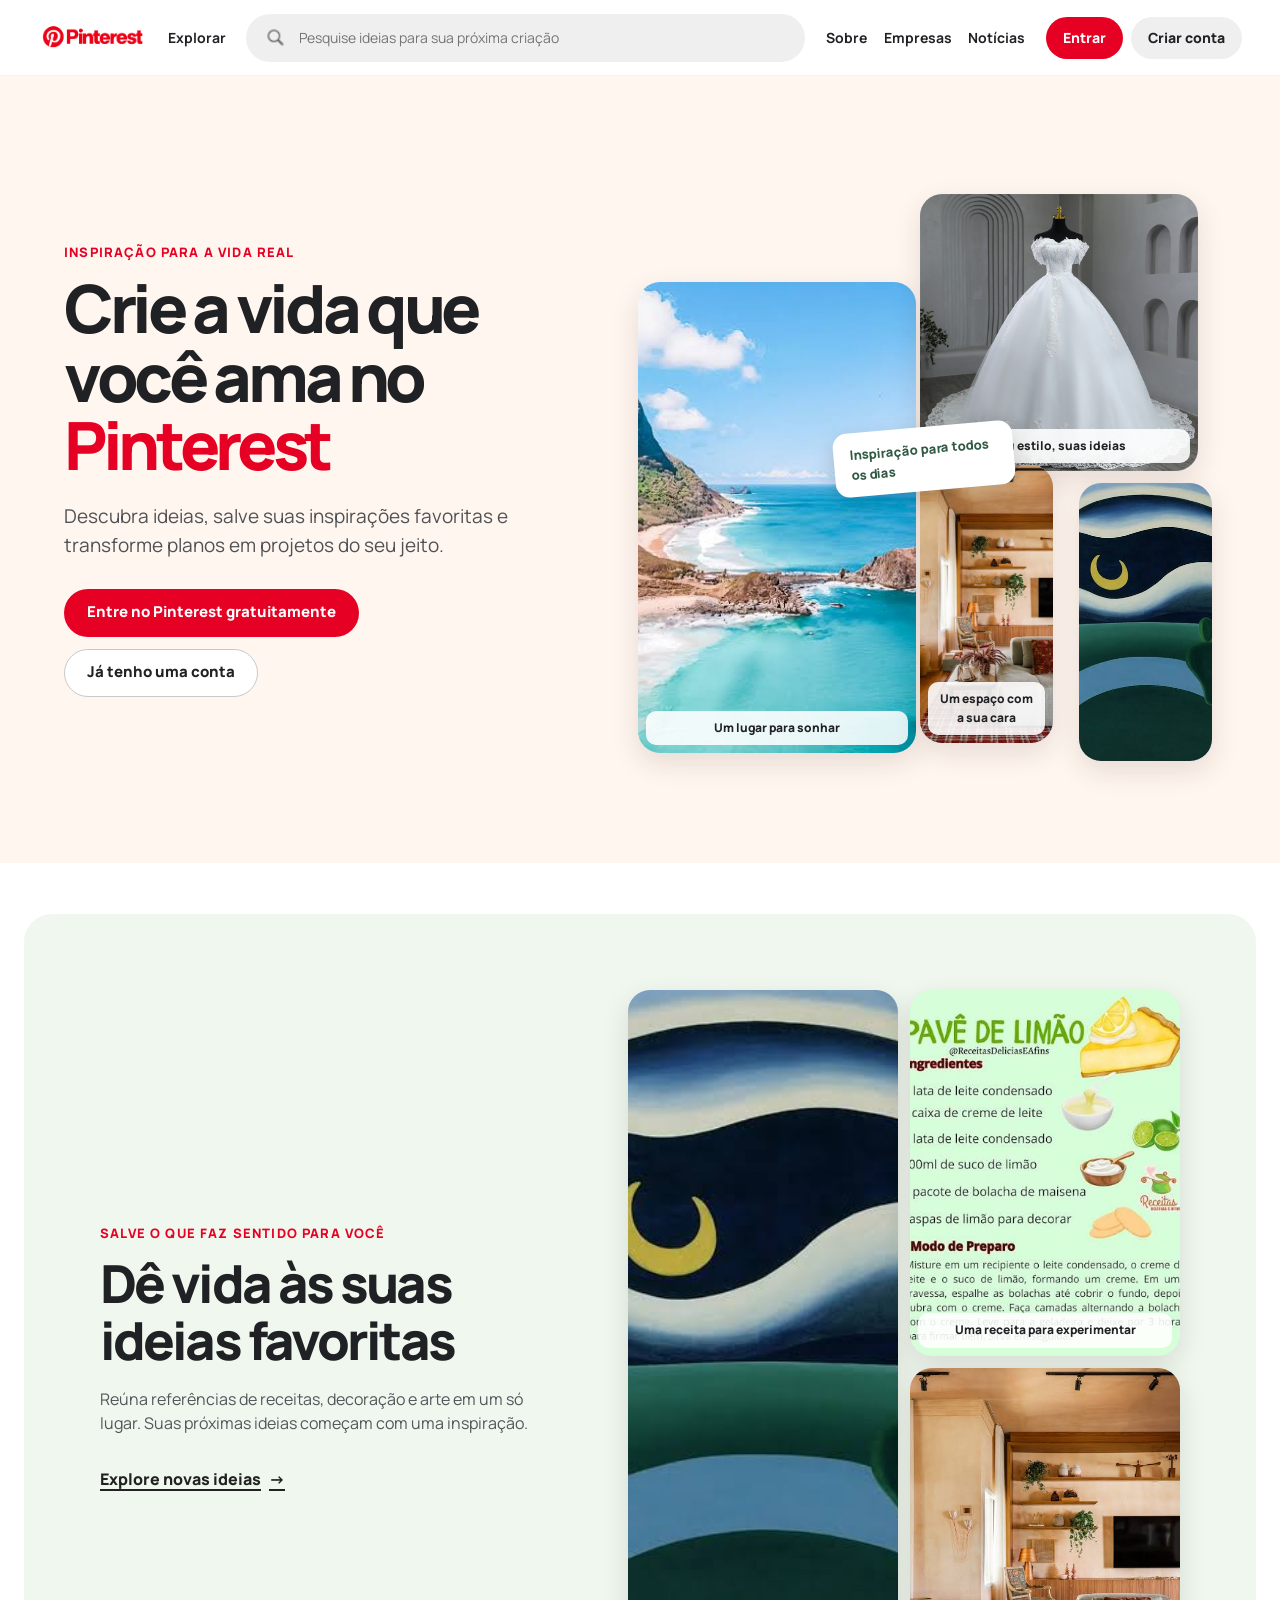
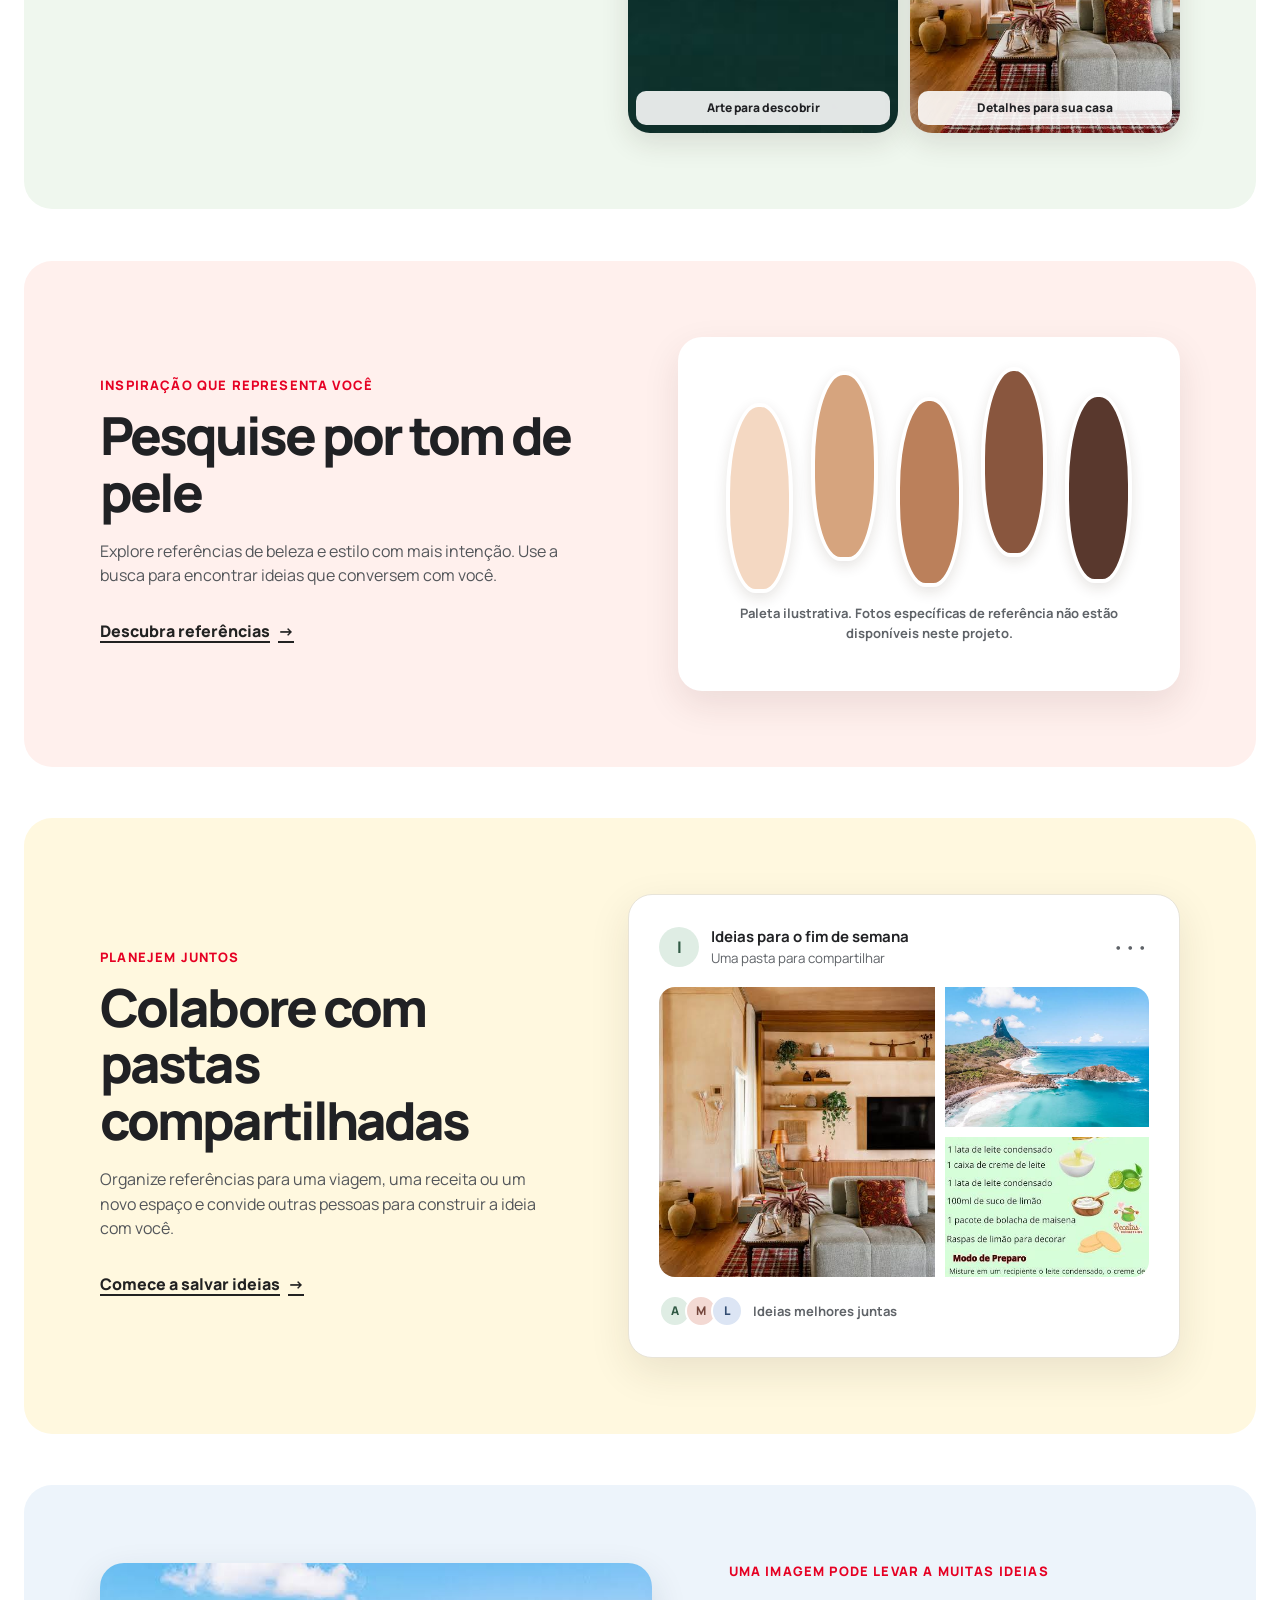
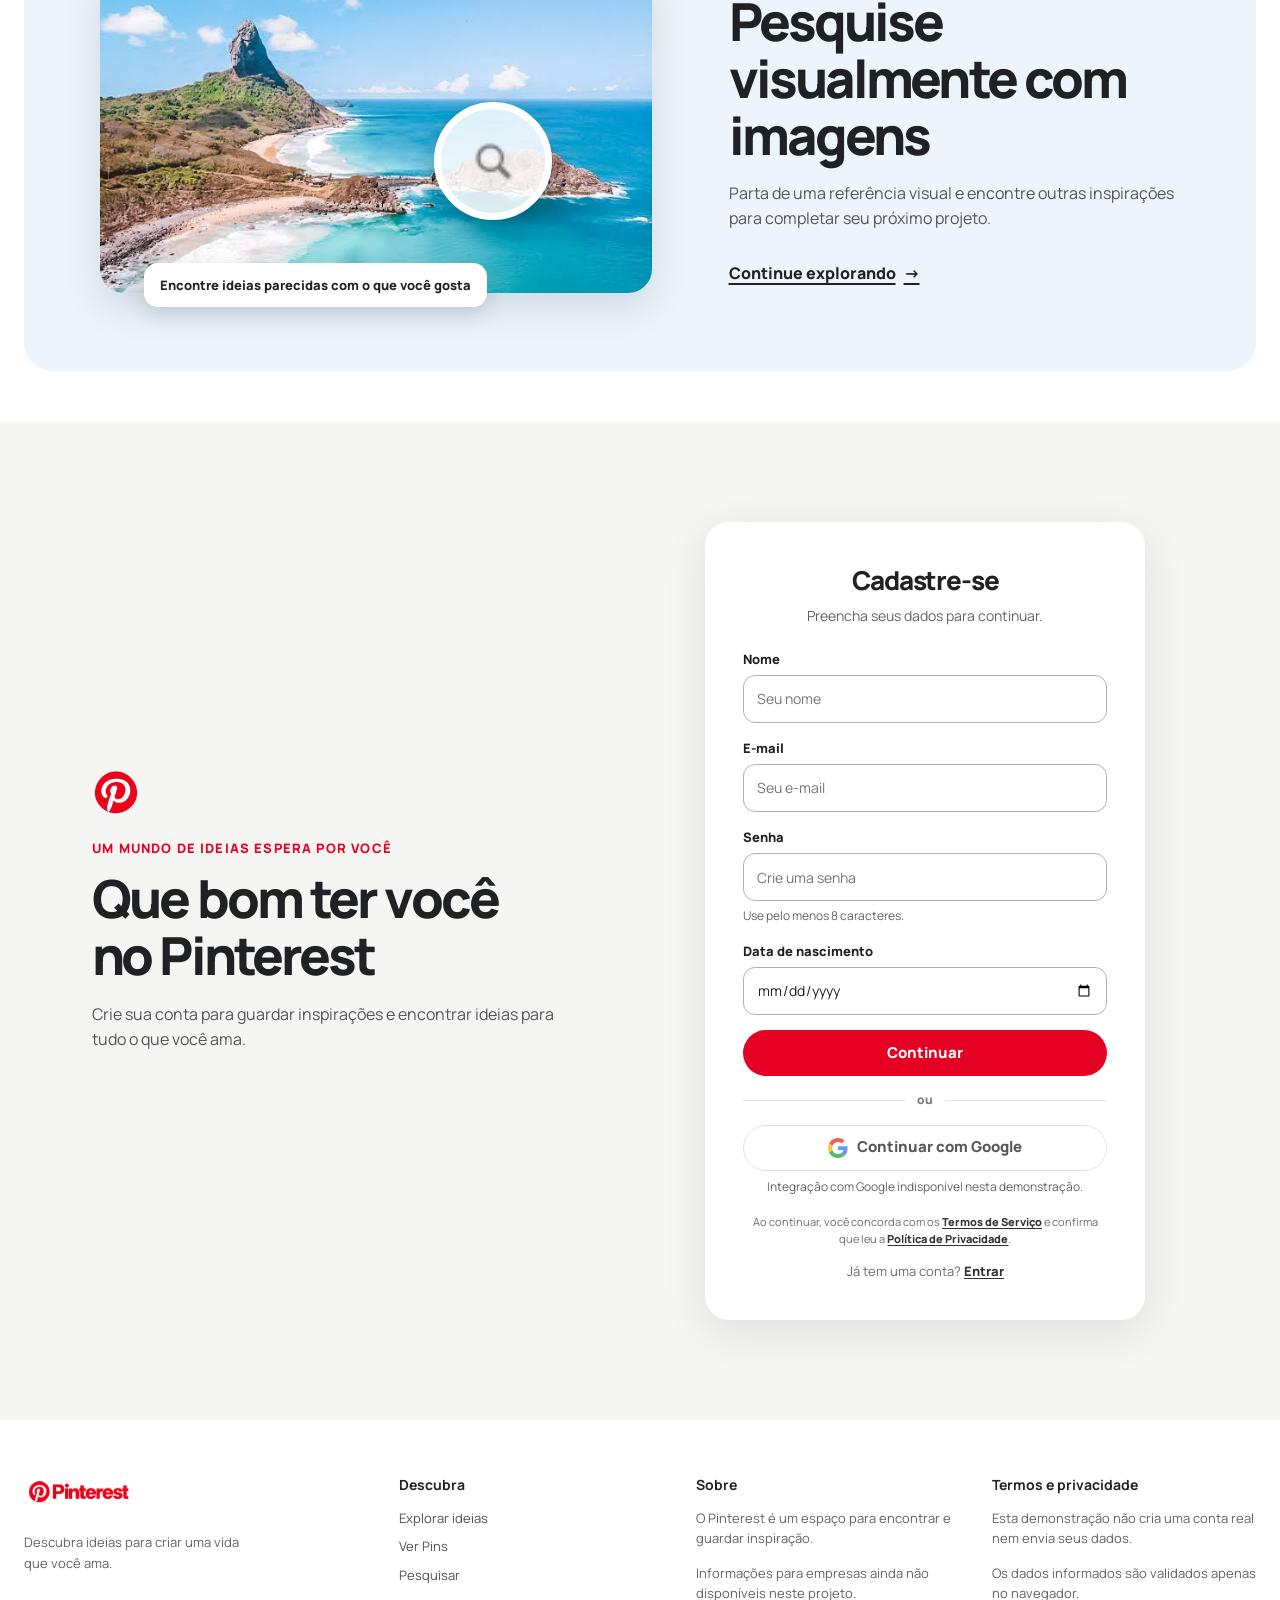
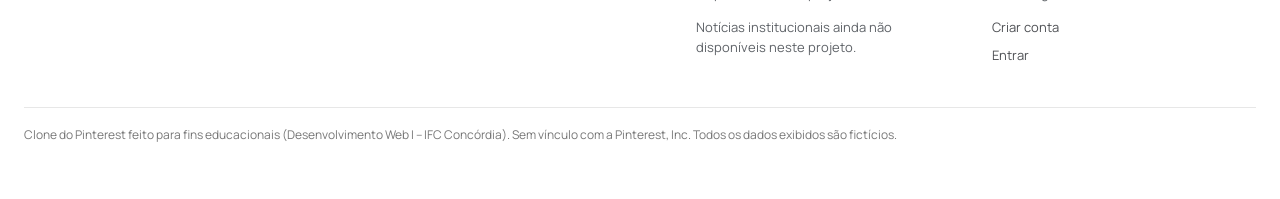
<file: index.html>
﻿<!DOCTYPE html>
<html lang="pt-BR">
<head>
    <meta charset="UTF-8">
    <meta name="viewport" content="width=device-width, initial-scale=1.0">
    <meta http-equiv="refresh" content="0; url=./html/Inicial.html">
    <title>Pinterest - Página inicial</title>
</head>
<body>
    <p>Redirecionando para o Pinterest...</p>
    <a href="./html/Inicial.html">Clique aqui para acessar o site.</a>
</body>
</html>
</file>
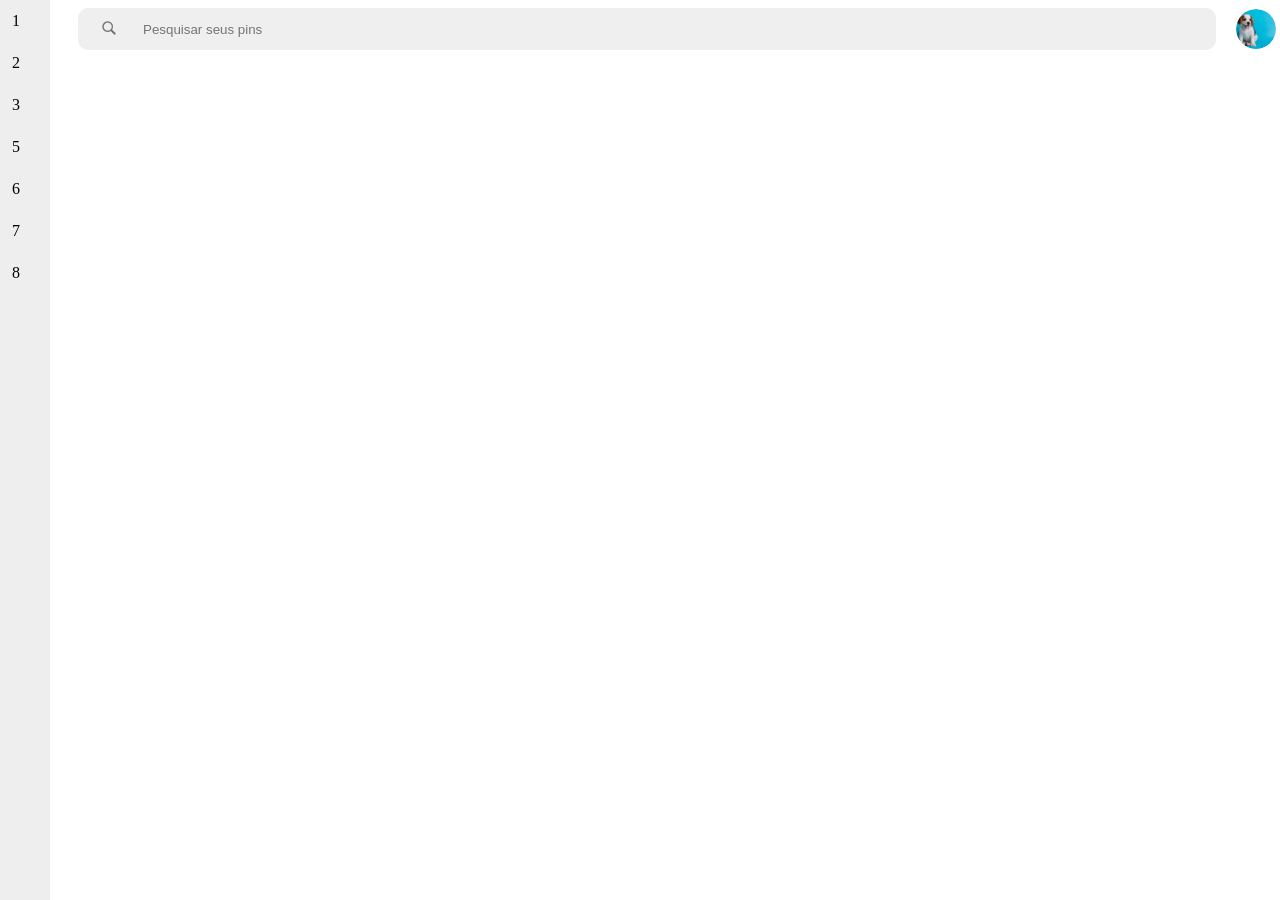
<file: Perfil.html>
<!DOCTYPE html>
<html lang="Pt-br">
<head>
    <meta charset="UTF-8">
    <meta name="viewport" content="width=device-width, initial-scale=1.0">
    <title>Pinterest</title>
    <link rel="stylesheet" href="Css/principal.css">
      <link rel="icon" href="Imagens/icone.png">
      <link rel="preconnect" href="https://fonts.googleapis.com">
      <link rel="preconnect" href="https://fonts.gstatic.com" crossorigin>
      <link href="https://fonts.googleapis.com/css2?family=Manrope:wght@200..800&display=swap" rel="stylesheet">
</head>
<body>
<!--Menu-->
    <div class="menu">
    <a href="#"> 1</a>
    <a href="#">2</a>
    <a href="#"> 3</a>
    <a href="#"> 5</a>
    <a href="#"> 6</a>
    <a href="#"> 7</a>
    <a href="#"> 8</a>
    </div>
<!--Cabeçalho-->
    <header  class="cabecalho">
        <!--Pesquisa-->
            <div class="pesquisa">
                <button type="submit"><img src="Imagens/lupa.png"></button>
                <input type="search" placeholder="Pesquisar seus pins">
        <!--Perfil-->
                <button class="perfil" onclick="window.location.href='Perfil.html'">
                <img src="Imagens/dog.jpg" alt="Perfil">
                </button>
            </div>
    </header>       
<!--Tela Perfil Conteudo-->

    <main class="conteudo">

        <!-- informações -->

    </main>
</body>
</html>
</file>
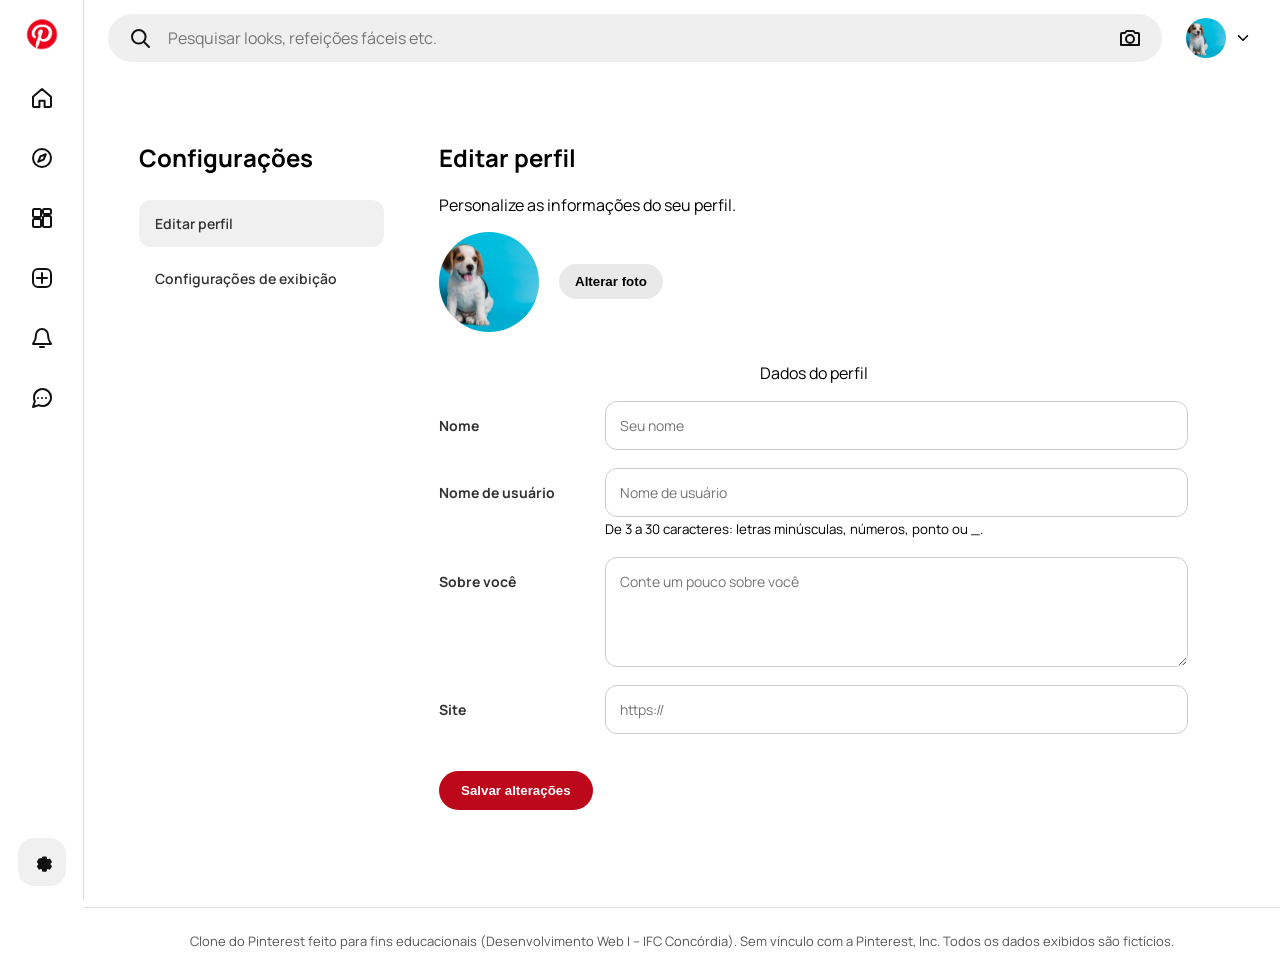
<file: html/Configuracao.html>
<!DOCTYPE html>
<html lang="pt-BR">
<head>
    <meta charset="UTF-8">
    <meta name="viewport" content="width=device-width, initial-scale=1.0">
    <title>Pinterest</title>     
    <link rel="stylesheet" href="../css/principal.css">
     <link rel="stylesheet" href="../css/configuracoes.css">
      <link rel="stylesheet" href="../css/tema.css">     
      <link rel="icon" href="../Imagens/Icone.png">
      <link rel="preconnect" href="https://fonts.googleapis.com">
      <link rel="preconnect" href="https://fonts.gstatic.com" crossorigin>
      <link href="https://fonts.googleapis.com/css2?family=Manrope:wght@200..800&display=swap" rel="stylesheet">
</head>
<body>
<!--Menu-->
     <nav class="menu" aria-label="Navegação principal">
            <a class="menu-logo" href="Principal.html" aria-label="Pinterest, página inicial">
                <img src="../Imagens/Icone.png" alt="">
            </a>
            <a class="menu-item" href="Principal.html" aria-label="Página inicial">
                <svg viewBox="0 0 24 24" aria-hidden="true"><path d="M3 10.8 12 3l9 7.8v9.1a1.1 1.1 0 0 1-1.1 1.1h-5.3v-6.3H9.4V21H4.1A1.1 1.1 0 0 1 3 19.9z"/></svg>
                <span class="menu-tooltip">Página inicial</span>
            </a>
            <a class="menu-item" href="Explore.html" aria-label="Explorar">
                <svg viewBox="0 0 24 24" aria-hidden="true"><circle cx="12" cy="12" r="9"/><path d="m15.8 8.2-2.2 5.4-5.4 2.2 2.2-5.4z"/></svg>
                <span class="menu-tooltip">Explorar</span>
            </a>
            <a class="menu-item" href="Perfil.html" aria-label="Pastas">
                <svg viewBox="0 0 24 24" aria-hidden="true"><rect x="3" y="3" width="8" height="8" rx="1.5"/><rect x="13" y="3" width="8" height="5" rx="1.5"/><rect x="13" y="10" width="8" height="11" rx="1.5"/><rect x="3" y="13" width="8" height="8" rx="1.5"/></svg>
                <span class="menu-tooltip">Suas pastas</span>
            </a>
            <button class="menu-item" id="abrir-painel-criar" type="button" aria-label="Criar" aria-controls="painel-criar" aria-expanded="false">
                <svg viewBox="0 0 24 24" aria-hidden="true"><rect x="3" y="3" width="18" height="18" rx="5"/><path d="M12 7v10M7 12h10"/></svg>
                <span class="menu-tooltip">Criar</span>
            </button>
            <button class="menu-item" type="button" aria-label="Notificações" data-aviso-disponibilidade="notificacoes">
                <svg viewBox="0 0 24 24" aria-hidden="true"><path d="M18 9a6 6 0 0 0-12 0c0 7-3 7-3 9h18c0-2-3-2-3-9M10 21h4"/></svg>
                <span class="menu-tooltip">Notificações</span>
            </button>
            <button class="menu-item" type="button" aria-label="Mensagens" data-aviso-disponibilidade="mensagens">
                <svg viewBox="0 0 24 24" aria-hidden="true"><path d="M21 11.5a8.4 8.4 0 0 1-.9 3.8 8.5 8.5 0 0 1-7.6 4.7 8.4 8.4 0 0 1-3.8-.9L3 21l1.9-5.7a8.4 8.4 0 0 1-.9-3.8A8.5 8.5 0 0 1 8.7 4a8.4 8.4 0 0 1 3.8-.9h.5a8.5 8.5 0 0 1 8 8z"/><path d="M8 12h.01M12 12h.01M16 12h.01"/></svg>
                <span class="menu-tooltip">Mensagens</span>
            </button>
            <a class="menu-item menu-configuracoes" href="Configuracao.html" aria-label="Configurações">
                <svg viewBox="0 0 24 24" aria-hidden="true"><circle cx="12" cy="12" r="3"/><path d="m19.4 15 .1.1 1.4 1.1-1.4 2.4-1.7-.7a8 8 0 0 1-1.7 1l-.3 1.8h-2.8l-.3-1.8a8 8 0 0 1-1.7-1l-1.7.7-1.4-2.4 1.4-1.1a7 7 0 0 1 0-2l-1.4-1.1 1.4-2.4 1.7.7a8 8 0 0 1 1.7-1l.3-1.8h2.8l.3 1.8a8 8 0 0 1 1.7 1l1.7-.7 1.4 2.4-1.4 1.1a7 7 0 0 1-.1 2z"/></svg>
                <span class="menu-tooltip">Configurações</span>
            </a>
        </nav>
        <aside class="painel-criar" id="painel-criar" aria-labelledby="painel-criar-titulo" hidden>
            <header class="painel-criar-cabecalho">
                <h2 id="painel-criar-titulo">Criar</h2>
                <button class="painel-criar-fechar" id="fechar-painel-criar" type="button" aria-label="Fechar painel Criar">
                    <svg viewBox="0 0 24 24" aria-hidden="true"><path d="m6 6 12 12M18 6 6 18"/></svg>
                </button>
            </header>
            <div class="painel-criar-opcoes">
                <button class="painel-criar-opcao" type="button" data-criacao-opcao="pin">
                    <span class="painel-criar-icone" aria-hidden="true"><svg viewBox="0 0 24 24"><path d="M9 3h6m-3 0v7m-6 0h12v3a6 6 0 0 1-12 0zm6 9v6"/></svg></span>
                    <span><strong>Pin</strong><small>Publique uma imagem com título, descrição e link.</small></span>
                </button>
                <button class="painel-criar-opcao" type="button" data-criacao-opcao="pasta">
                    <span class="painel-criar-icone" aria-hidden="true"><svg viewBox="0 0 24 24"><path d="M3 7a2 2 0 0 1 2-2h5l2 2h7a2 2 0 0 1 2 2v10H3z"/></svg></span>
                    <span><strong>Pasta</strong><small>Organize seus Pins favoritos em uma coleção.</small></span>
                </button>
                <button class="painel-criar-opcao" type="button" data-criacao-opcao="colagem">
                    <span class="painel-criar-icone" aria-hidden="true"><svg viewBox="0 0 24 24"><rect x="3" y="3" width="8" height="8" rx="1"/><rect x="13" y="3" width="8" height="5" rx="1"/><rect x="13" y="10" width="8" height="11" rx="1"/><rect x="3" y="13" width="8" height="8" rx="1"/></svg></span>
                    <span><strong>Colagem</strong><small>Combine Pins disponíveis em uma composição.</small></span>
                </button>
                <button class="painel-criar-opcao" type="button" data-criacao-opcao="cartao">
                    <span class="painel-criar-icone" aria-hidden="true"><svg viewBox="0 0 24 24"><rect x="3" y="5" width="18" height="14" rx="2"/><path d="m4 7 8 6 8-6"/></svg></span>
                    <span><strong>Cartão <span class="painel-criar-novo">Novo</span></strong><small>Escolha um Pin e escreva uma mensagem.</small></span>
                </button>
            </div>
        </aside>
<!--Cabecalho-->
        <header class="cabecalho-principal">
            <div class="pesquisa" role="search" aria-label="Pesquisa de Pins">
                <button class="pesquisa-icone" type="button" aria-label="Pesquisar">
                    <svg viewBox="0 0 24 24" aria-hidden="true"><circle cx="10.8" cy="10.8" r="6.8"/><path d="m16 16 5 5"/></svg>
                </button>
                <input type="search" placeholder="Pesquisar looks, refeições fáceis etc." aria-label="Pesquisar Pins">
                <button class="pesquisa-camera" type="button" aria-label="Pesquisar por imagem" aria-disabled="true" disabled>
                    <svg viewBox="0 0 24 24" aria-hidden="true"><path d="M4 7h3l1.5-2h7L17 7h3a1 1 0 0 1 1 1v11H3V8a1 1 0 0 1 1-1z"/><circle cx="12" cy="13" r="4"/></svg>
                </button>
            </div>
            <button class="perfil" type="button" aria-label="Abrir perfil" id="abrir-perfil">
                <img src="../Imagens/dog.jpg" alt="Foto perfil">
                <svg class="perfil-seta" viewBox="0 0 24 24" aria-hidden="true"><path d="m6 9 6 6 6-6"/></svg>
            </button>
            
        </header>
<!--Configurações-->
     
<main class="configuracoes">

    <!-- Menu interno -->
    <aside class="navegacao-configuracoes">

        <h1>Configurações</h1>

        <button class="opcao-config ativa" type="button" data-secao="editar-perfil">
            Editar perfil
        </button>
        <button class="opcao-config" type="button" data-secao="exibicao">
            Configurações de exibição
        </button>

    </aside>

<!-- Conteúdo -->
    <section class="conteudo-configuracoes">
 <!-- Editar perfil -->
    <div id="editar-perfil" class="configuracao-secao ativa">
        <h2>Editar perfil</h2>
        <p>Personalize as informações do seu perfil.</p>
        <div class="foto-perfil-config">

            <img src="../Imagens/dog.jpg" alt="Foto de perfil" id="imagem-perfil">
            <div>
                <button type="button" id="alterar-foto">
                    Alterar foto
                </button>
                <input type="file" id="foto-perfil-input" accept="image/*" hidden>
            </div>
        </div>
        <!-- Formulário de perfil: validado pelo configuracoes.js -->
        <form class="formulario-perfil" id="formulario-perfil" novalidate>
        <table class="tabela-perfil">
            <caption class="legenda-tabela">Dados do perfil</caption>
            <tbody>
                <tr>
                    <th scope="row">
                        <label for="nome">Nome</label>
                    </th>
                    <td>
                        <input type="text" id="nome" name="nome" placeholder="Seu nome" required maxlength="60">
                    </td>
                </tr>
                <tr>
                    <th scope="row">
                        <label for="usuario">Nome de usuário</label>
                    </th>
                    <td>
                        <input type="text" id="usuario" name="usuario" placeholder="Nome de usuário" required pattern="[a-z0-9_.]{3,30}" aria-describedby="usuario-dica">
                        <small id="usuario-dica" class="dica-config">De 3 a 30 caracteres: letras minúsculas, números, ponto ou _.</small>
                    </td>
                </tr>

                <tr>
                    <th scope="row">
                        <label for="descricao">Sobre você</label>
                    </th>
                    <td>
                        <textarea id="descricao" name="descricao" maxlength="500" placeholder="Conte um pouco sobre você"></textarea>
                    </td>
                </tr>

                <tr>
                    <th scope="row">
                        <label for="site">Site</label>
                    </th>
                    <td>
                        <input type="url" id="site" name="site" placeholder="https://">
                    </td>
                </tr>

            </tbody>

        </table>
        <button type="submit" class="botao-salvar" id="salvar-perfil">
            Salvar alterações
        </button>
        <p class="mensagem-config" id="mensagem-config" role="status" aria-live="polite"></p>
        </form>
    </div>
<!-- Configurações de exibição -->
        <div id="exibicao" class="configuracao-secao">

            <h2>Configurações de exibição</h2>
            <p>Personalize a aparência da sua experiência.</p>

            <div class="opcao-exibicao">
                <div>
                    <h3>Tema</h3>
                    <p>Escolha a aparência da plataforma.</p>
                </div>

                <div class="opcoes-tema">
                    <label>
                        <input type="radio" name="tema" value="claro" checked>
                        Claro
                    </label>

                    <label>
                        <input type="radio" name="tema" value="escuro">
                        Escuro
                    </label>
                </div>
            </div>
            </div>
    </section>
</main>
<!--Rodapé com aviso de projeto acadêmico-->
<footer class="rodape-clone">
    <p>Clone do Pinterest feito para fins educacionais (Desenvolvimento Web I – IFC Concórdia). Sem vínculo com a Pinterest, Inc. Todos os dados exibidos são fictícios.</p>
</footer>
<script src="../js/pesquisa.js" defer></script>
<script src="../js/menu.js" defer></script>
<script src="../js/configuracoes.js" defer></script>
<script src="../js/tema.js" defer></script>
</body>
</html>
</file>
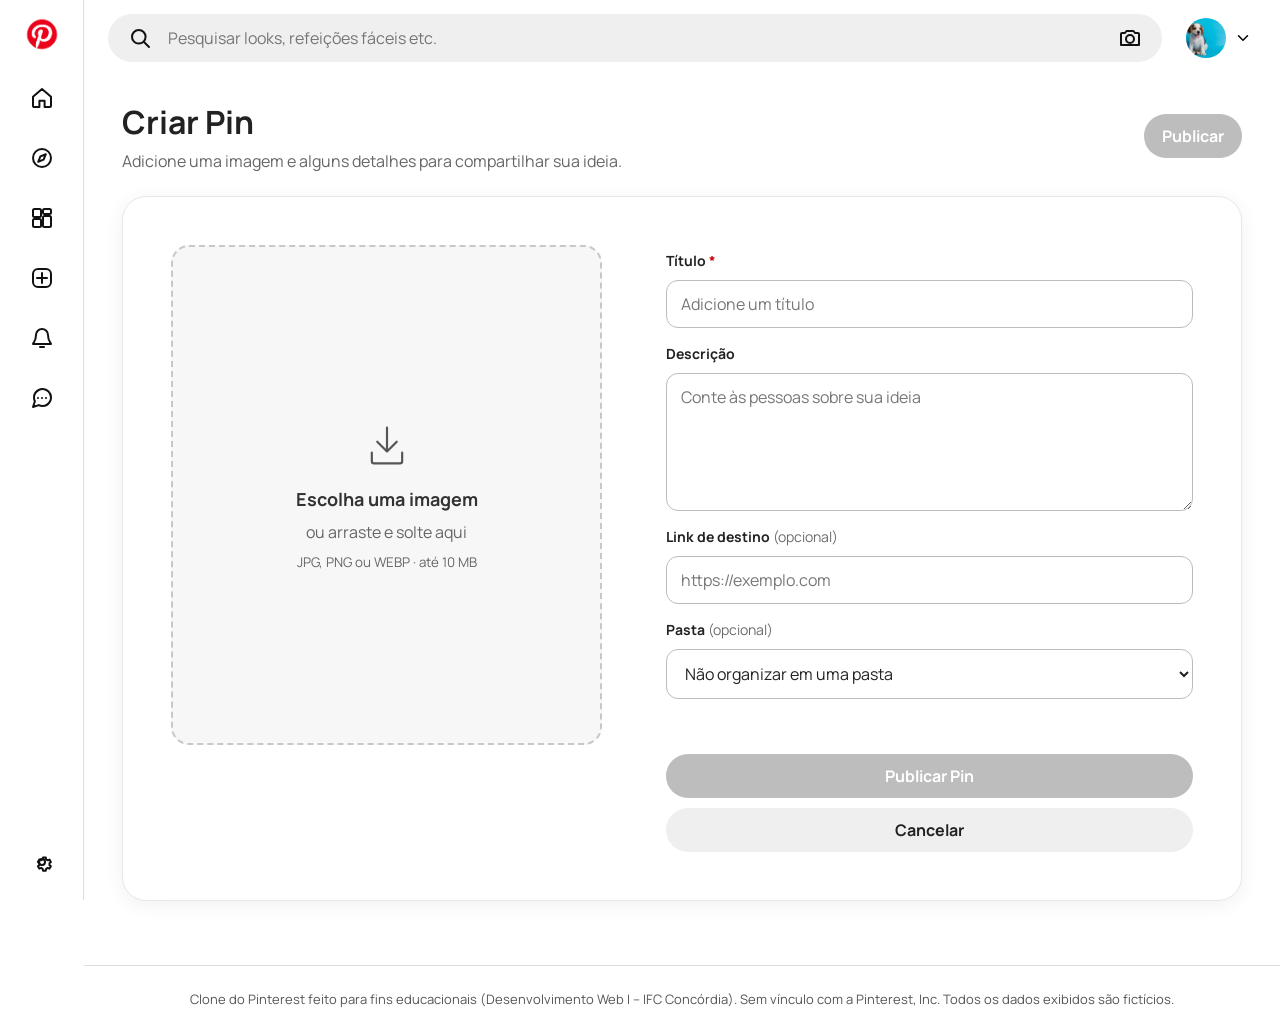
<file: html/CriarPin.html>
<!DOCTYPE html>
<html lang="pt-BR">
<head>
    <meta charset="UTF-8">
    <meta name="viewport" content="width=device-width, initial-scale=1.0">
    <title>Pinterest</title>
    <link rel="stylesheet" href="../css/principal.css">
      <link rel="icon" href="../Imagens/Icone.png">
      <link rel="preconnect" href="https://fonts.googleapis.com">
      <link rel="preconnect" href="https://fonts.gstatic.com" crossorigin>
      <link href="https://fonts.googleapis.com/css2?family=Manrope:wght@200..800&display=swap" rel="stylesheet">
      <link rel="stylesheet" href="../css/tema.css">  
</head>
<body>
    <!--Menu-->
     <nav class="menu" aria-label="Navegação principal">
            <a class="menu-logo" href="Principal.html" aria-label="Pinterest, página inicial">
                <img src="../Imagens/Icone.png" alt="">
            </a>
            <a class="menu-item" href="Principal.html" aria-label="Página inicial">
                <svg viewBox="0 0 24 24" aria-hidden="true"><path d="M3 10.8 12 3l9 7.8v9.1a1.1 1.1 0 0 1-1.1 1.1h-5.3v-6.3H9.4V21H4.1A1.1 1.1 0 0 1 3 19.9z"/></svg>
                <span class="menu-tooltip">Página inicial</span>
            </a>
            <a class="menu-item" href="Explore.html" aria-label="Explorar">
                <svg viewBox="0 0 24 24" aria-hidden="true"><circle cx="12" cy="12" r="9"/><path d="m15.8 8.2-2.2 5.4-5.4 2.2 2.2-5.4z"/></svg>
                <span class="menu-tooltip">Explorar</span>
            </a>
            <a class="menu-item" href="Perfil.html" aria-label="Pastas">
                <svg viewBox="0 0 24 24" aria-hidden="true"><rect x="3" y="3" width="8" height="8" rx="1.5"/><rect x="13" y="3" width="8" height="5" rx="1.5"/><rect x="13" y="10" width="8" height="11" rx="1.5"/><rect x="3" y="13" width="8" height="8" rx="1.5"/></svg>
                <span class="menu-tooltip">Suas pastas</span>
            </a>
            <button class="menu-item" id="abrir-painel-criar" type="button" aria-label="Criar" aria-controls="painel-criar" aria-expanded="false">
                <svg viewBox="0 0 24 24" aria-hidden="true"><rect x="3" y="3" width="18" height="18" rx="5"/><path d="M12 7v10M7 12h10"/></svg>
                <span class="menu-tooltip">Criar</span>
            </button>
            <button class="menu-item" type="button" aria-label="Notificações" data-aviso-disponibilidade="notificacoes">
                <svg viewBox="0 0 24 24" aria-hidden="true"><path d="M18 9a6 6 0 0 0-12 0c0 7-3 7-3 9h18c0-2-3-2-3-9M10 21h4"/></svg>
                <span class="menu-tooltip">Notificações</span>
            </button>
            <button class="menu-item" type="button" aria-label="Mensagens" data-aviso-disponibilidade="mensagens">
                <svg viewBox="0 0 24 24" aria-hidden="true"><path d="M21 11.5a8.4 8.4 0 0 1-.9 3.8 8.5 8.5 0 0 1-7.6 4.7 8.4 8.4 0 0 1-3.8-.9L3 21l1.9-5.7a8.4 8.4 0 0 1-.9-3.8A8.5 8.5 0 0 1 8.7 4a8.4 8.4 0 0 1 3.8-.9h.5a8.5 8.5 0 0 1 8 8z"/><path d="M8 12h.01M12 12h.01M16 12h.01"/></svg>
                <span class="menu-tooltip">Mensagens</span>
            </button>
            <a class="menu-item menu-configuracoes" href="Configuracao.html" aria-label="Configurações">
                <svg viewBox="0 0 24 24" aria-hidden="true"><circle cx="12" cy="12" r="3"/><path d="m19.4 15 .1.1 1.4 1.1-1.4 2.4-1.7-.7a8 8 0 0 1-1.7 1l-.3 1.8h-2.8l-.3-1.8a8 8 0 0 1-1.7-1l-1.7.7-1.4-2.4 1.4-1.1a7 7 0 0 1 0-2l-1.4-1.1 1.4-2.4 1.7.7a8 8 0 0 1 1.7-1l.3-1.8h2.8l.3 1.8a8 8 0 0 1 1.7 1l1.7-.7 1.4 2.4-1.4 1.1a7 7 0 0 1-.1 2z"/></svg>
                <span class="menu-tooltip">Configurações</span>
            </a>
        </nav>
        <aside class="painel-criar" id="painel-criar" aria-labelledby="painel-criar-titulo" hidden>
            <header class="painel-criar-cabecalho">
                <h2 id="painel-criar-titulo">Criar</h2>
                <button class="painel-criar-fechar" id="fechar-painel-criar" type="button" aria-label="Fechar painel Criar">
                    <svg viewBox="0 0 24 24" aria-hidden="true"><path d="m6 6 12 12M18 6 6 18"/></svg>
                </button>
            </header>
            <div class="painel-criar-opcoes">
                <button class="painel-criar-opcao" type="button" data-criacao-opcao="pin">
                    <span class="painel-criar-icone" aria-hidden="true"><svg viewBox="0 0 24 24"><path d="M9 3h6m-3 0v7m-6 0h12v3a6 6 0 0 1-12 0zm6 9v6"/></svg></span>
                    <span><strong>Pin</strong><small>Publique uma imagem com título, descrição e link.</small></span>
                </button>
                <button class="painel-criar-opcao" type="button" data-criacao-opcao="pasta">
                    <span class="painel-criar-icone" aria-hidden="true"><svg viewBox="0 0 24 24"><path d="M3 7a2 2 0 0 1 2-2h5l2 2h7a2 2 0 0 1 2 2v10H3z"/></svg></span>
                    <span><strong>Pasta</strong><small>Organize seus Pins favoritos em uma coleção.</small></span>
                </button>
                <button class="painel-criar-opcao" type="button" data-criacao-opcao="colagem">
                    <span class="painel-criar-icone" aria-hidden="true"><svg viewBox="0 0 24 24"><rect x="3" y="3" width="8" height="8" rx="1"/><rect x="13" y="3" width="8" height="5" rx="1"/><rect x="13" y="10" width="8" height="11" rx="1"/><rect x="3" y="13" width="8" height="8" rx="1"/></svg></span>
                    <span><strong>Colagem</strong><small>Combine Pins disponíveis em uma composição.</small></span>
                </button>
                <button class="painel-criar-opcao" type="button" data-criacao-opcao="cartao">
                    <span class="painel-criar-icone" aria-hidden="true"><svg viewBox="0 0 24 24"><rect x="3" y="5" width="18" height="14" rx="2"/><path d="m4 7 8 6 8-6"/></svg></span>
                    <span><strong>Cartão <span class="painel-criar-novo">Novo</span></strong><small>Escolha um Pin e escreva uma mensagem.</small></span>
                </button>
            </div>
        </aside>
<!--Cabecalho-->
        <header class="cabecalho-principal">
            <div class="pesquisa" role="search" aria-label="Pesquisa de Pins">
                <button class="pesquisa-icone" type="button" aria-label="Pesquisar">
                    <svg viewBox="0 0 24 24" aria-hidden="true"><circle cx="10.8" cy="10.8" r="6.8"/><path d="m16 16 5 5"/></svg>
                </button>
                <input type="search" placeholder="Pesquisar looks, refeições fáceis etc." aria-label="Pesquisar Pins">
                <button class="pesquisa-camera" type="button" aria-label="Pesquisar por imagem" aria-disabled="true" disabled>
                    <svg viewBox="0 0 24 24" aria-hidden="true"><path d="M4 7h3l1.5-2h7L17 7h3a1 1 0 0 1 1 1v11H3V8a1 1 0 0 1 1-1z"/><circle cx="12" cy="13" r="4"/></svg>
                </button>
            </div>
            <button class="perfil" type="button" aria-label="Abrir perfil" id="abrir-perfil">
                <img src="../Imagens/dog.jpg" alt="Foto perfil">
                <svg class="perfil-seta" viewBox="0 0 24 24" aria-hidden="true"><path d="m6 9 6 6 6-6"/></svg>
            </button>
            
        </header>

    <!--Criacao do Pin-->
    <main>
        <section class="pagina-criar-pin" id="pagina-criar-pin"  aria-labelledby="titulo-criar-pin">
            <header class="criar-pin-cabecalho">
                <div>
                    <h1 id="titulo-criar-pin">Criar Pin</h1>
                    <p>Adicione uma imagem e alguns detalhes para compartilhar sua ideia.</p>
                </div>
                <button class="criar-pin-publicar-topo" type="submit" form="formulario-criar-pin" disabled>Publicar</button>
            </header>

            <form class="criar-pin-formulario" id="formulario-criar-pin" novalidate>
                <section class="criar-pin-imagem" aria-label="Imagem do Pin">
                    <div class="criar-pin-soltar" id="criar-pin-soltar" role="button" tabindex="0" aria-describedby="criar-pin-orientacao">
                        <div class="criar-pin-orientacao" id="criar-pin-orientacao">
                            <svg viewBox="0 0 48 48" aria-hidden="true"><path d="M24 8v22m-9-9 9 9 9-9"/><path d="M10 31v8a2 2 0 0 0 2 2h24a2 2 0 0 0 2-2v-8"/></svg>
                            <strong>Escolha uma imagem</strong>
                            <span>ou arraste e solte aqui</span>
                            <small>JPG, PNG ou WEBP · até 10 MB</small>
                        </div>
                        <input class="criar-pin-arquivo" id="criar-pin-arquivo" type="file" accept=".jpg,.jpeg,.png,.webp,image/jpeg,image/png,image/webp" hidden>
                        <div class="criar-pin-previa" id="criar-pin-previa" hidden>
                            <img id="criar-pin-imagem" alt="Prévia da imagem do Pin">
                        </div>
                    </div>
                    <div class="criar-pin-imagem-acoes" id="criar-pin-imagem-acoes" hidden>
                        <button class="criar-pin-substituir" type="button">Substituir imagem</button>
                        <button class="criar-pin-remover" type="button">Remover imagem</button>
                    </div>
                </section>

                <section class="criar-pin-informacoes" aria-label="Informações do Pin">
                    <label for="criar-pin-titulo">Título <span aria-hidden="true">*</span></label>
                    <input id="criar-pin-titulo" name="titulo" type="text" maxlength="100" placeholder="Adicione um título" required>

                    <label for="criar-pin-descricao">Descrição</label>
                    <textarea id="criar-pin-descricao" name="descricao" rows="5" maxlength="500" placeholder="Conte às pessoas sobre sua ideia"></textarea>

                    <label for="criar-pin-link">Link de destino <span class="criar-pin-opcional">(opcional)</span></label>
                    <input id="criar-pin-link" name="link" type="url" inputmode="url" placeholder="https://exemplo.com">

                    <label for="criar-pin-pasta">Pasta <span class="criar-pin-opcional">(opcional)</span></label>
                    <select id="criar-pin-pasta" name="pasta">
                        <option value="">Não organizar em uma pasta</option>
                    </select>

                    <p class="criar-pin-mensagem" id="criar-pin-mensagem" role="status" aria-live="polite"></p>
                    <button class="criar-pin-publicar" type="submit" disabled>Publicar Pin</button>
                    <button class="criar-pin-cancelar" type="button">Cancelar</button>
                </section>
            </form>
        </section>
    </main>
<section id="conteudo-pins" hidden aria-label="Pins do feed">
    <div class="postagens" id="feed"></div>
</section>
<!--Rodapé com aviso de projeto acadêmico-->
<footer class="rodape-clone">
    <p>Clone do Pinterest feito para fins educacionais (Desenvolvimento Web I – IFC Concórdia). Sem vínculo com a Pinterest, Inc. Todos os dados exibidos são fictícios.</p>
</footer>
<script src="../js/pesquisa.js" defer></script>
<script src="../js/menu.js" defer></script>
<script src="../js/pins.js" defer></script>
<script src="../js/interacoes_pins.js" defer></script>
<script src="../js/pastas.js" defer></script>
<script src="../js/detalhes_pin.js" defer></script>
<script src="../js/criar_pin.js" defer></script>
<script src="../js/tema.js" defer></script>
</body>
</html>
</file>
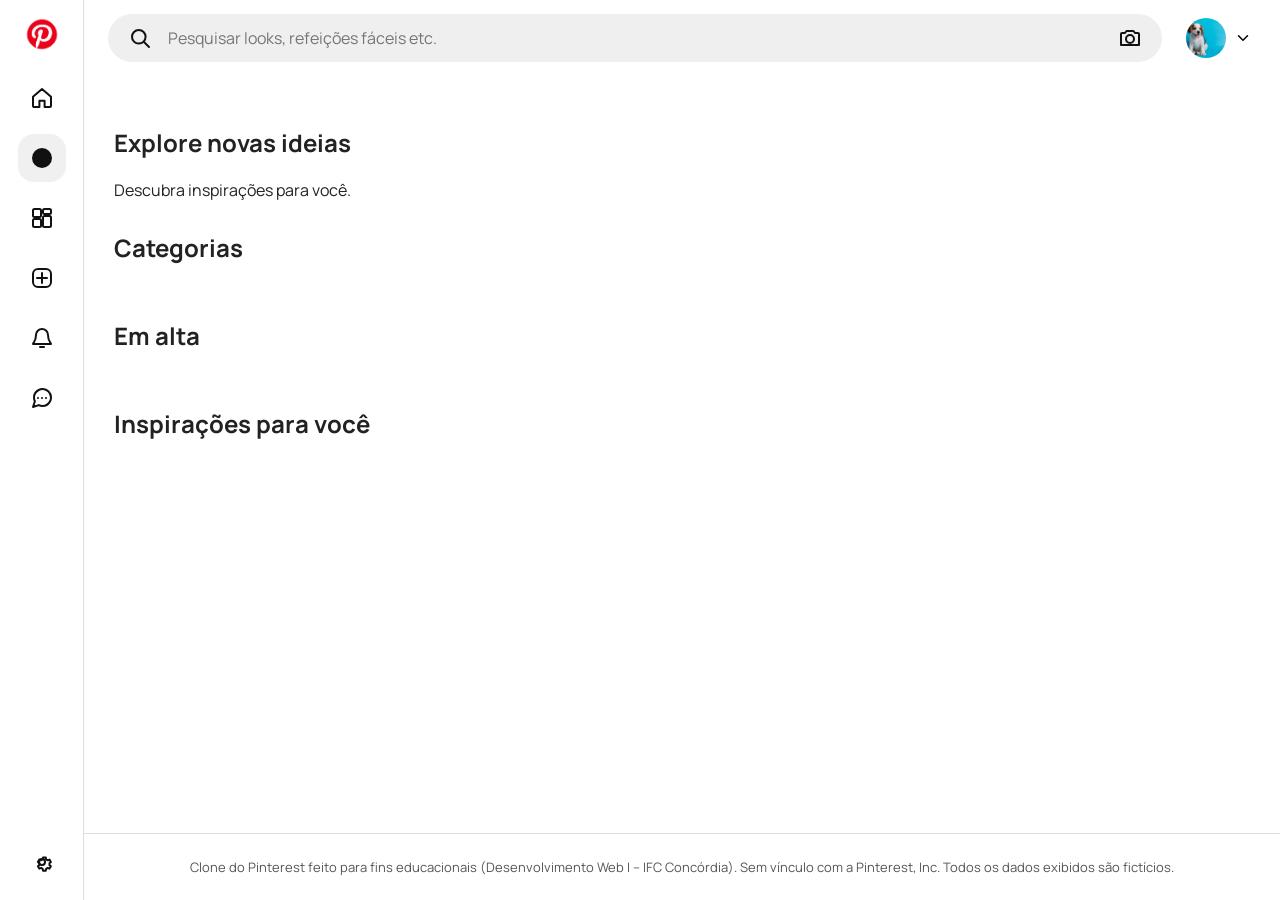
<file: html/Explore.html>
<!DOCTYPE html>
<html lang="pt-BR">
<head>
    <meta charset="UTF-8">
    <meta name="viewport" content="width=device-width, initial-scale=1.0">
    <title>Pinterest</title>
      <link rel="stylesheet" href="../css/principal.css">
      <link rel="stylesheet" href="../css/tema.css">  
      <link rel="icon" href="../Imagens/Icone.png">
      <link rel="preconnect" href="https://fonts.googleapis.com">
      <link rel="preconnect" href="https://fonts.gstatic.com" crossorigin>
      <link href="https://fonts.googleapis.com/css2?family=Manrope:wght@200..800&display=swap" rel="stylesheet">
</head>
<body>
<!--Menu-->
      <nav class="menu" aria-label="Navegação principal">
            <a class="menu-logo" href="Principal.html" aria-label="Pinterest, página inicial">
                <img src="../Imagens/Icone.png" alt="">
            </a>
            <a class="menu-item" href="Principal.html" aria-label="Página inicial">
                <svg viewBox="0 0 24 24" aria-hidden="true"><path d="M3 10.8 12 3l9 7.8v9.1a1.1 1.1 0 0 1-1.1 1.1h-5.3v-6.3H9.4V21H4.1A1.1 1.1 0 0 1 3 19.9z"/></svg>
                <span class="menu-tooltip">Página inicial</span>
            </a>
            <a class="menu-item ativo" href="Explore.html" aria-label="Explorar" aria-current="page">
                <svg viewBox="0 0 24 24" aria-hidden="true"><circle cx="12" cy="12" r="9"/><path d="m15.8 8.2-2.2 5.4-5.4 2.2 2.2-5.4z"/></svg>
                <span class="menu-tooltip">Explorar</span>
            </a>
            <a class="menu-item" href="Perfil.html" aria-label="Pastas">
                <svg viewBox="0 0 24 24" aria-hidden="true"><rect x="3" y="3" width="8" height="8" rx="1.5"/><rect x="13" y="3" width="8" height="5" rx="1.5"/><rect x="13" y="10" width="8" height="11" rx="1.5"/><rect x="3" y="13" width="8" height="8" rx="1.5"/></svg>
                <span class="menu-tooltip">Suas pastas</span>
            </a>
            <button class="menu-item" id="abrir-painel-criar" type="button" aria-label="Criar" aria-controls="painel-criar" aria-expanded="false">
                <svg viewBox="0 0 24 24" aria-hidden="true"><rect x="3" y="3" width="18" height="18" rx="5"/><path d="M12 7v10M7 12h10"/></svg>
                <span class="menu-tooltip">Criar</span>
            </button>
            <button class="menu-item" type="button" aria-label="Notificações" data-aviso-disponibilidade="notificacoes">
                <svg viewBox="0 0 24 24" aria-hidden="true"><path d="M18 9a6 6 0 0 0-12 0c0 7-3 7-3 9h18c0-2-3-2-3-9M10 21h4"/></svg>
                <span class="menu-tooltip">Notificações</span>
            </button>
            <button class="menu-item" type="button" aria-label="Mensagens" data-aviso-disponibilidade="mensagens">
                <svg viewBox="0 0 24 24" aria-hidden="true"><path d="M21 11.5a8.4 8.4 0 0 1-.9 3.8 8.5 8.5 0 0 1-7.6 4.7 8.4 8.4 0 0 1-3.8-.9L3 21l1.9-5.7a8.4 8.4 0 0 1-.9-3.8A8.5 8.5 0 0 1 8.7 4a8.4 8.4 0 0 1 3.8-.9h.5a8.5 8.5 0 0 1 8 8z"/><path d="M8 12h.01M12 12h.01M16 12h.01"/></svg>
                <span class="menu-tooltip">Mensagens</span>
            </button>
            <a class="menu-item menu-configuracoes" href="Configuracao.html" aria-label="Configurações">
                <svg viewBox="0 0 24 24" aria-hidden="true"><circle cx="12" cy="12" r="3"/><path d="m19.4 15 .1.1 1.4 1.1-1.4 2.4-1.7-.7a8 8 0 0 1-1.7 1l-.3 1.8h-2.8l-.3-1.8a8 8 0 0 1-1.7-1l-1.7.7-1.4-2.4 1.4-1.1a7 7 0 0 1 0-2l-1.4-1.1 1.4-2.4 1.7.7a8 8 0 0 1 1.7-1l.3-1.8h2.8l.3 1.8a8 8 0 0 1 1.7 1l1.7-.7 1.4 2.4-1.4 1.1a7 7 0 0 1-.1 2z"/></svg>
                <span class="menu-tooltip">Configurações</span>
            </a>
        </nav>
        <aside class="painel-criar" id="painel-criar" aria-labelledby="painel-criar-titulo" hidden>
            <header class="painel-criar-cabecalho">
                <h2 id="painel-criar-titulo">Criar</h2>
                <button class="painel-criar-fechar" id="fechar-painel-criar" type="button" aria-label="Fechar painel Criar">
                    <svg viewBox="0 0 24 24" aria-hidden="true"><path d="m6 6 12 12M18 6 6 18"/></svg>
                </button>
            </header>
            <div class="painel-criar-opcoes">
                <button class="painel-criar-opcao" type="button" data-criacao-opcao="pin">
                    <span class="painel-criar-icone" aria-hidden="true"><svg viewBox="0 0 24 24"><path d="M9 3h6m-3 0v7m-6 0h12v3a6 6 0 0 1-12 0zm6 9v6"/></svg></span>
                    <span><strong>Pin</strong><small>Publique uma imagem com título, descrição e link.</small></span>
                </button>
                <button class="painel-criar-opcao" type="button" data-criacao-opcao="pasta">
                    <span class="painel-criar-icone" aria-hidden="true"><svg viewBox="0 0 24 24"><path d="M3 7a2 2 0 0 1 2-2h5l2 2h7a2 2 0 0 1 2 2v10H3z"/></svg></span>
                    <span><strong>Pasta</strong><small>Organize seus Pins favoritos em uma coleção.</small></span>
                </button>
                <button class="painel-criar-opcao" type="button" data-criacao-opcao="colagem">
                    <span class="painel-criar-icone" aria-hidden="true"><svg viewBox="0 0 24 24"><rect x="3" y="3" width="8" height="8" rx="1"/><rect x="13" y="3" width="8" height="5" rx="1"/><rect x="13" y="10" width="8" height="11" rx="1"/><rect x="3" y="13" width="8" height="8" rx="1"/></svg></span>
                    <span><strong>Colagem</strong><small>Combine Pins disponíveis em uma composição.</small></span>
                </button>
                <button class="painel-criar-opcao" type="button" data-criacao-opcao="cartao">
                    <span class="painel-criar-icone" aria-hidden="true"><svg viewBox="0 0 24 24"><rect x="3" y="5" width="18" height="14" rx="2"/><path d="m4 7 8 6 8-6"/></svg></span>
                    <span><strong>Cartão <span class="painel-criar-novo">Novo</span></strong><small>Escolha um Pin e escreva uma mensagem.</small></span>
                </button>
            </div>
        </aside>
<!--Cabecalho-->
        <header class="cabecalho-principal">
            <div class="pesquisa" role="search" aria-label="Pesquisa de Pins">
                <button class="pesquisa-icone" type="button" aria-label="Pesquisar">
                    <svg viewBox="0 0 24 24" aria-hidden="true"><circle cx="10.8" cy="10.8" r="6.8"/><path d="m16 16 5 5"/></svg>
                </button>
                <input type="search" placeholder="Pesquisar looks, refeições fáceis etc." aria-label="Pesquisar Pins">
                <button class="pesquisa-camera" type="button" aria-label="Pesquisar por imagem" aria-disabled="true" disabled>
                    <svg viewBox="0 0 24 24" aria-hidden="true"><path d="M4 7h3l1.5-2h7L17 7h3a1 1 0 0 1 1 1v11H3V8a1 1 0 0 1 1-1z"/><circle cx="12" cy="13" r="4"/></svg>
                </button>
            </div>
            <button class="perfil" type="button" aria-label="Abrir perfil" id="abrir-perfil">
                <img src="../Imagens/dog.jpg" alt="Foto perfil">
                <svg class="perfil-seta" viewBox="0 0 24 24" aria-hidden="true"><path d="m6 9 6 6 6-6"/></svg>
            </button>
        </header>
        <main class="conteudo-explorar">

    <section class="titulo-explorar">
        <h1>Explore novas ideias</h1>
        <p>Descubra inspirações para você.</p>
    </section>

    <section class="categorias">
        <h2>Categorias</h2>
        <div id="lista-categorias"></div>
    </section>

    <section class="tendencias">
        <h2>Em alta</h2>
        <div id="lista-tendencias"></div>
    </section>

    <section class="pins-explorar">
        <h2>Inspirações para você</h2>
        <div id="grade-pins"></div>
    </section>
</main>
<!--Rodapé com aviso de projeto acadêmico-->
<footer class="rodape-clone">
    <p>Clone do Pinterest feito para fins educacionais (Desenvolvimento Web I – IFC Concórdia). Sem vínculo com a Pinterest, Inc. Todos os dados exibidos são fictícios.</p>
</footer>
<script src="../js/pesquisa.js" defer></script>
<script src="../js/menu.js" defer></script>
<script src="../js/pins.js" defer></script>
<script src="../js/interacoes_pins.js" defer></script>
<script src="../js/pastas.js" defer></script>
<script src="../js/detalhes_pin.js" defer></script>
<script src="../js/explore.js" defer></script>
<script src="../js/tema.js" defer></script>
</body>
</html>
</file>
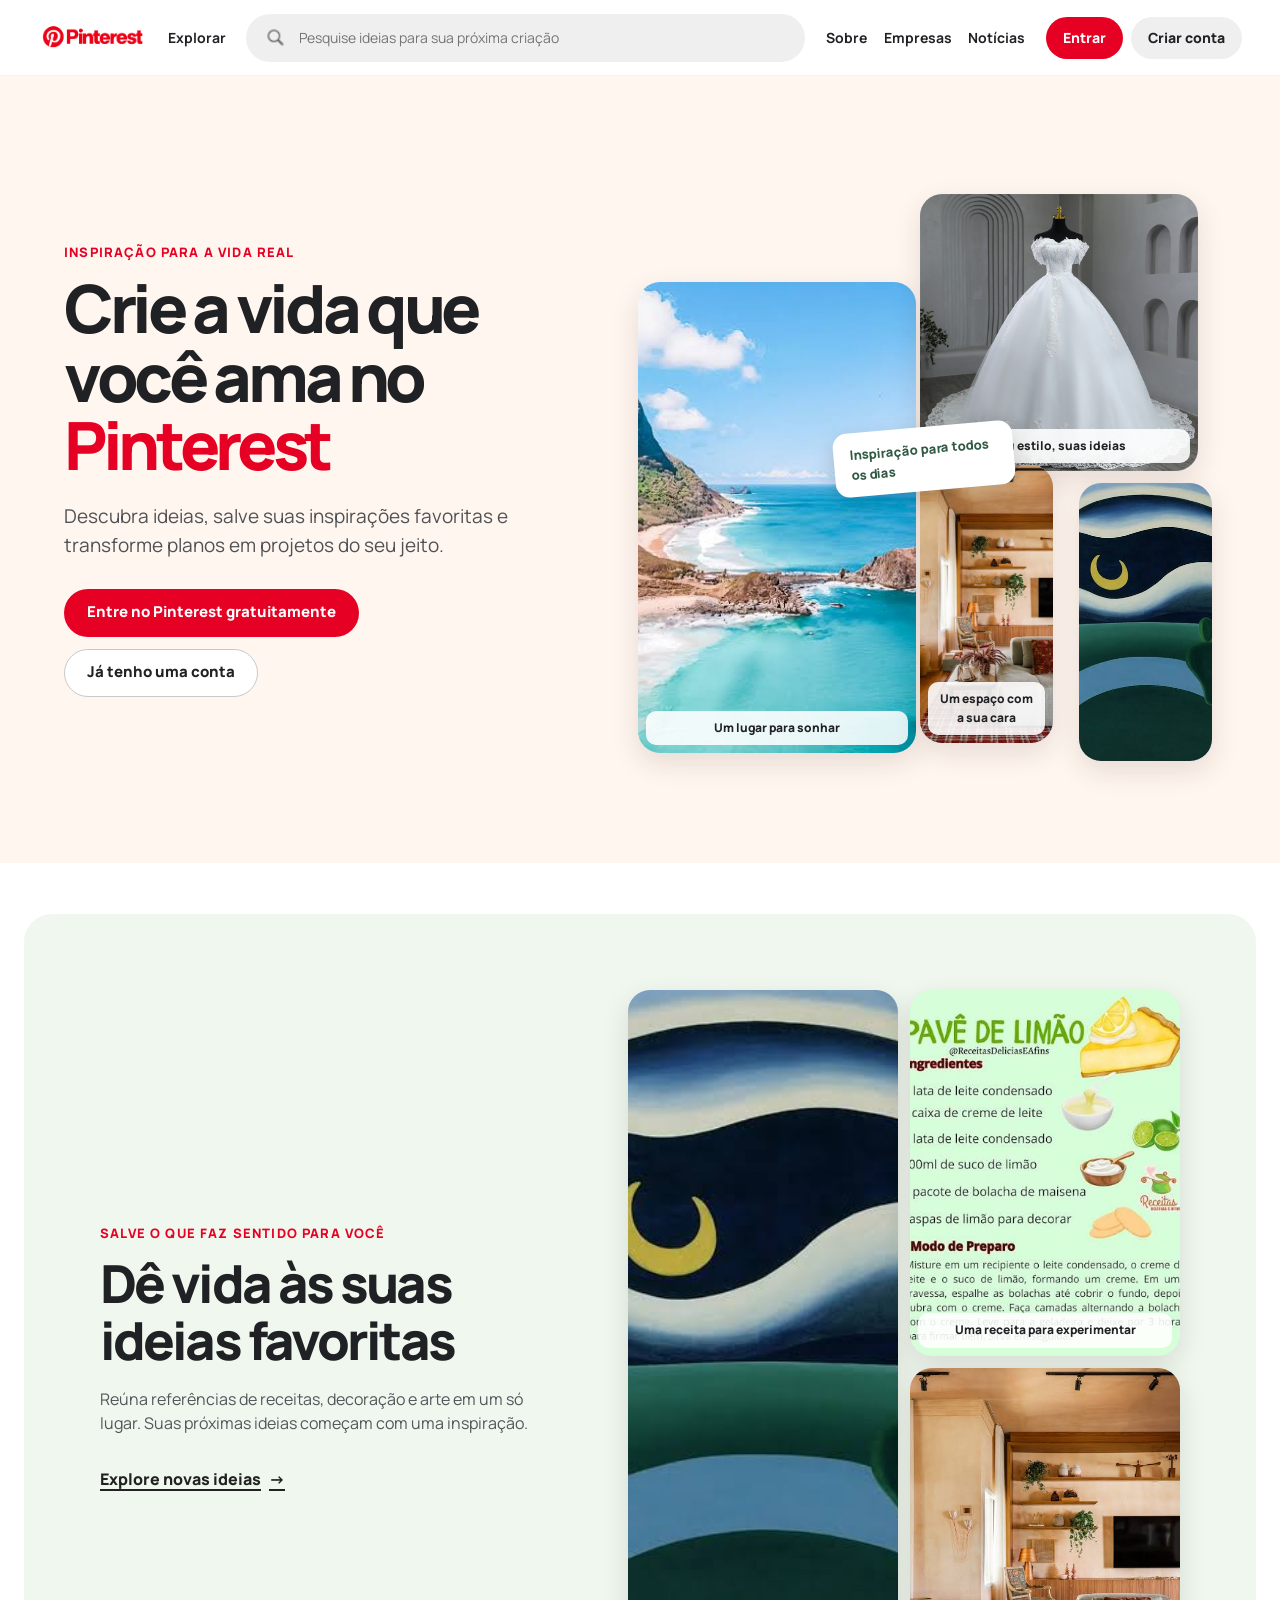
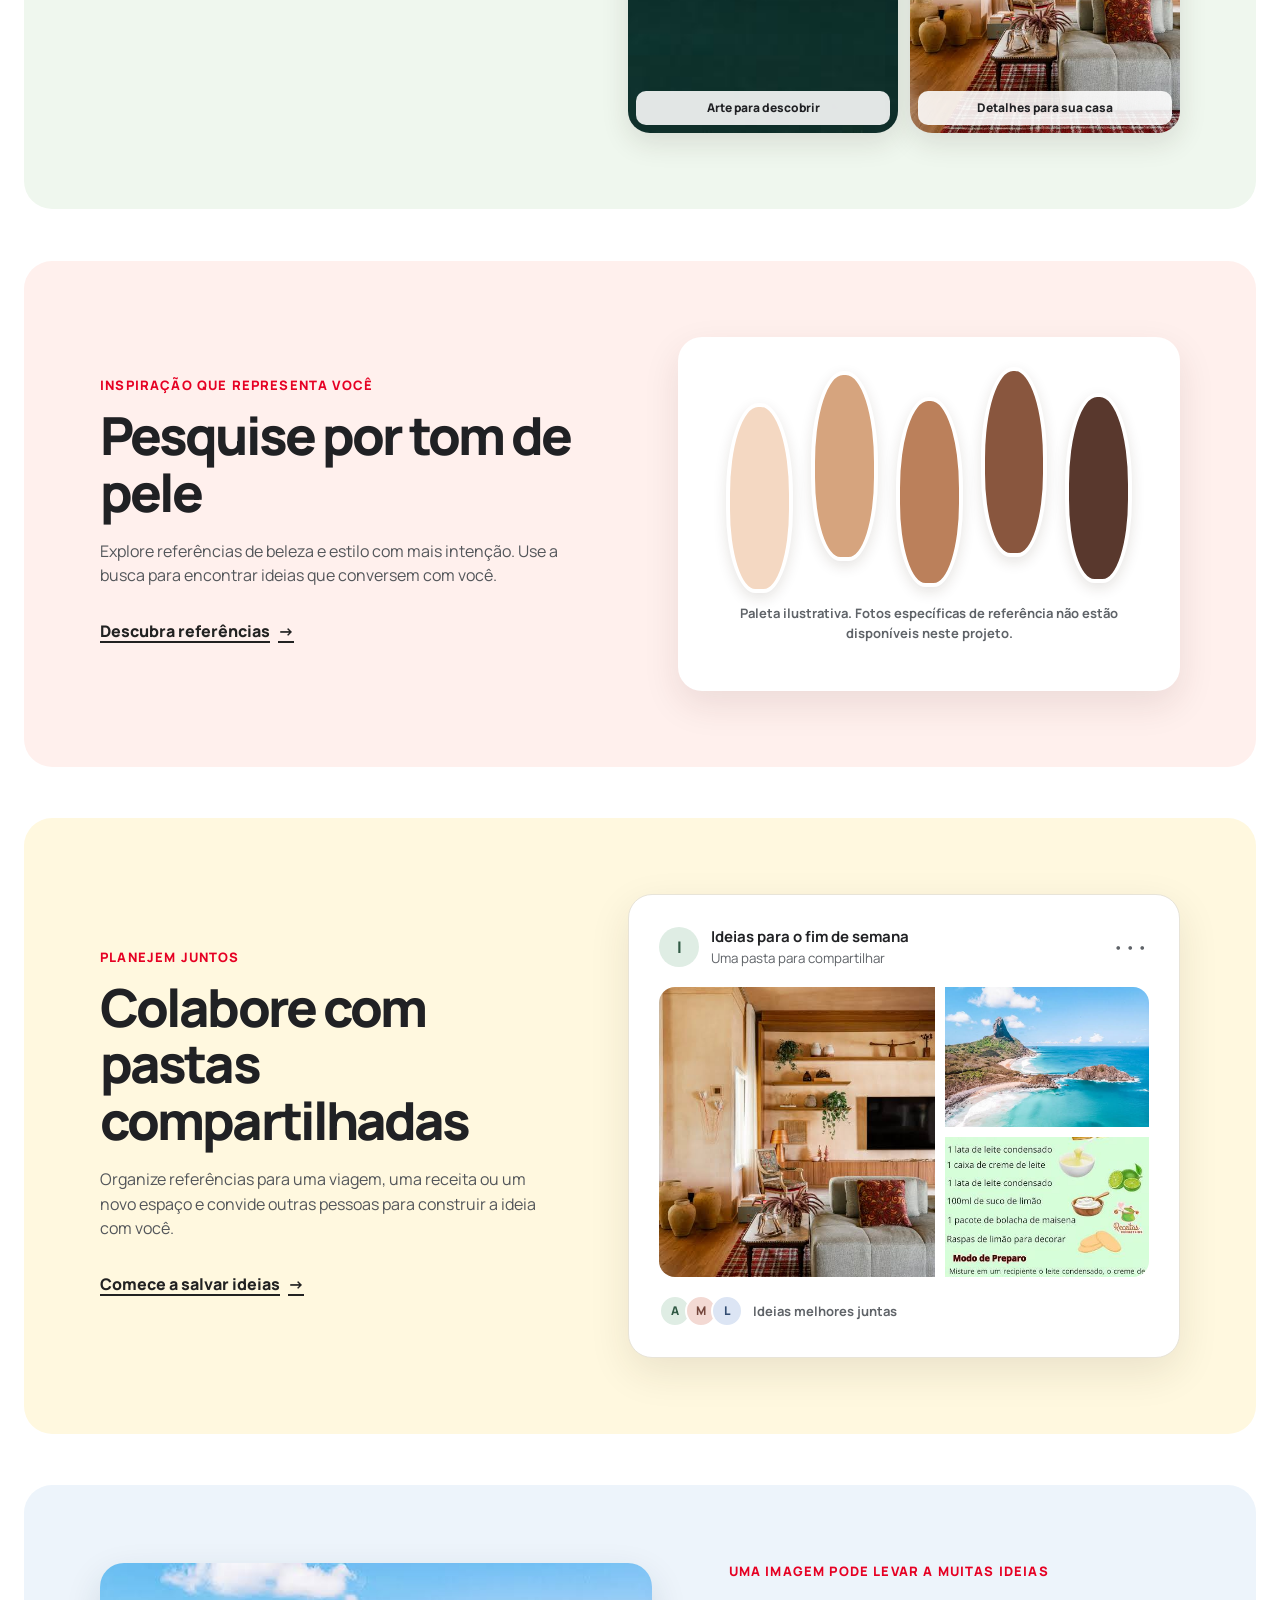
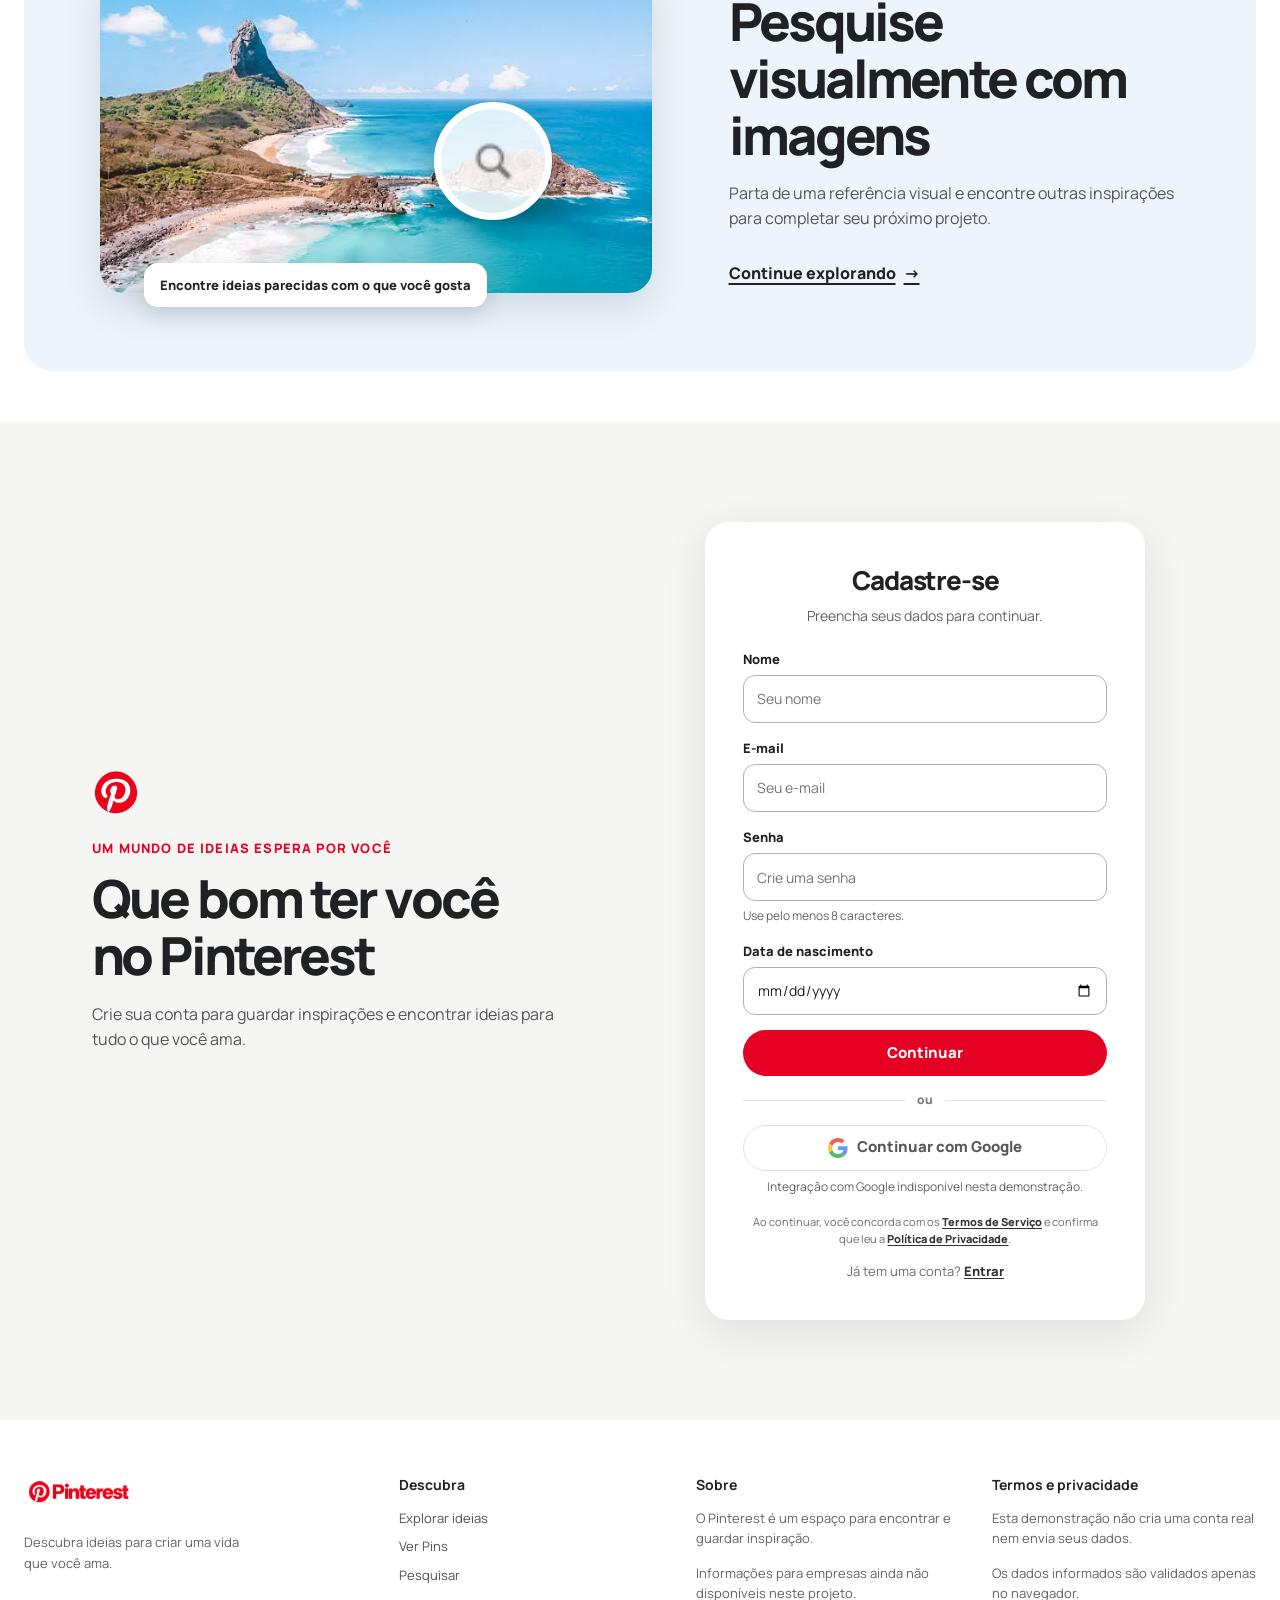
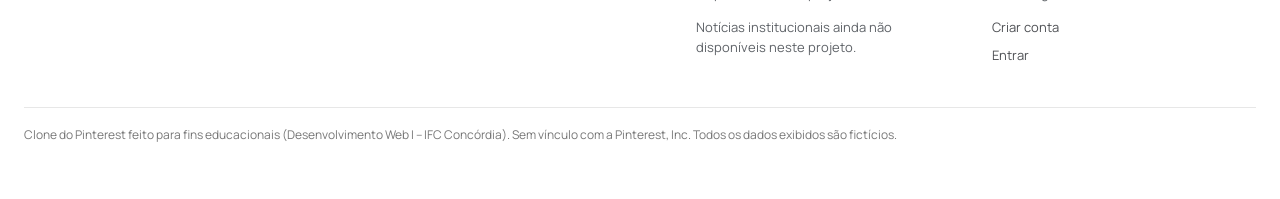
<file: html/Inicial.html>
<!DOCTYPE html>
<html lang="pt-BR">
<head>
    <meta charset="UTF-8">
    <meta name="viewport" content="width=device-width, initial-scale=1.0">
    <meta name="description" content="Encontre inspiração e descubra ideias para criar uma vida que você ama no Pinterest.">
    <title>Pinterest — ideias para uma vida que você ama</title>
    <link rel="stylesheet" href="../css/inicial.css">
    <link rel="icon" href="../Imagens/Icone.png">
    <link rel="preconnect" href="https://fonts.googleapis.com">
    <link rel="preconnect" href="https://fonts.gstatic.com" crossorigin>
    <link href="https://fonts.googleapis.com/css2?family=Manrope:wght@200..800&display=swap" rel="stylesheet">
</head>
<body>
    <a class="skip-link" href="#conteudo-principal">Pular para o conteúdo</a>

    <header class="site-header">
        <a class="brand" href="Inicial.html" aria-label="Pinterest, página inicial">
            <img src="../Imagens/Pinterest.png" alt="Pinterest">
        </a>

        <nav class="nav-explore" aria-label="Descoberta">
            <a href="Explore.html">Explorar</a>
        </nav>

        <form class="site-search" id="pesquisa-inicial" role="search" action="Explore.html" method="get">
            <button type="submit" aria-label="Pesquisar ideias">
                <img src="../Imagens/lupa.png" alt="">
            </button>
            <input id="termo-pesquisa" name="q" type="search" placeholder="Pesquise ideias para sua próxima criação" aria-label="Pesquisar ideias">
            <p class="search-status" id="resultado-pesquisa" role="status" aria-live="polite" hidden></p>
        </form>

        <nav class="nav-info" aria-label="Informações">
            <a href="#sobre-pinterest">Sobre</a>
            <a href="#empresas-pinterest">Empresas</a>
            <a href="#noticias-pinterest">Notícias</a>
        </nav>

        <div class="header-actions">
            <a class="button button-red button-small" href="Login.html">Entrar</a>
            <a class="button button-light button-small" href="Cadastro.html">Criar conta</a>
        </div>
    </header>

    <main id="conteudo-principal">
        <section class="hero" aria-labelledby="titulo-principal">
            <div class="hero-copy">
                <p class="eyebrow">Inspiração para a vida real</p>
                <h1 id="titulo-principal">Crie a vida que você ama no <span>Pinterest</span></h1>
                <p class="hero-description">Descubra ideias, salve suas inspirações favoritas e transforme planos em projetos do seu jeito.</p>
                <div class="hero-actions">
                    <a class="button button-red" href="Cadastro.html">Entre no Pinterest gratuitamente</a>
                    <a class="button button-outline" href="Login.html">Já tenho uma conta</a>
                </div>
            </div>

            <div class="hero-collage" role="group" aria-label="Ideias de moda, decoração, arte e viagens">
                <figure class="collage-card collage-travel">
                    <img src="../Imagens/viagens.jpg" alt="Praia de águas azuis cercada por montanhas">
                    <figcaption>Um lugar para sonhar</figcaption>
                </figure>
                <figure class="collage-card collage-fashion">
                    <img src="../Imagens/moda.jpg" alt="Vestido de noiva branco em um ambiente elegante">
                    <figcaption>Seu estilo, suas ideias</figcaption>
                </figure>
                <figure class="collage-card collage-home">
                    <img src="../Imagens/decoracao.jpg" alt="Sala aconchegante com decoração em tons naturais">
                    <figcaption>Um espaço com a sua cara</figcaption>
                </figure>
                <figure class="collage-card collage-art">
                    <img src="../Imagens/arte.jpg" alt="Pintura abstrata em tons de azul e verde">
                </figure>
                <span class="collage-note">Inspiração para todos os dias</span>
            </div>
        </section>

        <section class="story-section story-ideas" id="ideias-favoritas" data-search-terms="ideias favoritas receitas arte decoração inspiração">
            <div class="story-copy">
                <p class="eyebrow">Salve o que faz sentido para você</p>
                <h2>Dê vida às suas ideias favoritas</h2>
                <p>Reúna referências de receitas, decoração e arte em um só lugar. Suas próximas ideias começam com uma inspiração.</p>
                <a class="text-link" href="Explore.html">Explore novas ideias <span aria-hidden="true">→</span></a>
            </div>
            <div class="idea-gallery" aria-label="Inspirações para criar">
                <figure class="idea-image idea-art">
                    <img src="../Imagens/arte.jpg" alt="Pintura abstrata para inspirar novas criações">
                    <figcaption>Arte para descobrir</figcaption>
                </figure>
                <figure class="idea-image idea-recipe">
                    <img src="../Imagens/receitas.jpg" alt="Receita ilustrada de pavê de limão">
                    <figcaption>Uma receita para experimentar</figcaption>
                </figure>
                <figure class="idea-image idea-home">
                    <img src="../Imagens/decoracao.jpg" alt="Sala decorada com cores quentes e plantas">
                    <figcaption>Detalhes para sua casa</figcaption>
                </figure>
            </div>
        </section>

        <section class="story-section story-tone" id="tons-de-pele" data-search-terms="tom tons pele moda beleza">
            <div class="tone-visual" role="img" aria-label="Paleta ilustrativa com uma variedade de tons de pele">
                <div class="tone-swatch tone-one"></div>
                <div class="tone-swatch tone-two"></div>
                <div class="tone-swatch tone-three"></div>
                <div class="tone-swatch tone-four"></div>
                <div class="tone-swatch tone-five"></div>
                <div class="tone-caption">Paleta ilustrativa. Fotos específicas de referência não estão disponíveis neste projeto.</div>
            </div>
            <div class="story-copy">
                <p class="eyebrow">Inspiração que representa você</p>
                <h2>Pesquise por tom de pele</h2>
                <p>Explore referências de beleza e estilo com mais intenção. Use a busca para encontrar ideias que conversem com você.</p>
                <a class="text-link" href="Explore.html">Descubra referências <span aria-hidden="true">→</span></a>
            </div>
        </section>

        <section class="story-section story-boards" id="pastas-compartilhadas" data-search-terms="pastas compartilhadas colaborar organizar ideias">
            <div class="story-copy">
                <p class="eyebrow">Planejem juntos</p>
                <h2>Colabore com pastas compartilhadas</h2>
                <p>Organize referências para uma viagem, uma receita ou um novo espaço e convide outras pessoas para construir a ideia com você.</p>
                <a class="text-link" href="Cadastro.html">Comece a salvar ideias <span aria-hidden="true">→</span></a>
            </div>
            <div class="board-preview">
                <div class="board-preview-heading">
                    <span class="board-avatar" aria-hidden="true">I</span>
                    <div><strong>Ideias para o fim de semana</strong><small>Uma pasta para compartilhar</small></div>
                    <span class="board-more" aria-hidden="true">•••</span>
                </div>
                <div class="board-preview-grid">
                    <img src="../Imagens/decoracao.jpg" alt="Ideia de decoração para compartilhar">
                    <img src="../Imagens/viagens.jpg" alt="Destino de viagem salvo na pasta">
                    <img src="../Imagens/receitas.jpg" alt="Receita para preparar com outras pessoas">
                </div>
                <div class="board-collaborators" aria-label="Pasta colaborativa">
                    <span class="collaborator-avatar collaborator-one">A</span>
                    <span class="collaborator-avatar collaborator-two">M</span>
                    <span class="collaborator-avatar collaborator-three">L</span>
                    <span>Ideias melhores juntas</span>
                </div>
            </div>
        </section>

        <section class="story-section story-visual-search" id="pesquisa-visual" data-search-terms="pesquisar visualmente imagens busca fotografia">
            <div class="visual-search-art">
                <img class="visual-search-photo" src="../Imagens/viagens.jpg" alt="Praia usada como exemplo de inspiração visual">
                <span class="visual-search-lens" aria-hidden="true">
                    <img src="../Imagens/lupa.png" alt="">
                </span>
                <div class="visual-search-label">Encontre ideias parecidas com o que você gosta</div>
            </div>
            <div class="story-copy">
                <p class="eyebrow">Uma imagem pode levar a muitas ideias</p>
                <h2>Pesquise visualmente com imagens</h2>
                <p>Parta de uma referência visual e encontre outras inspirações para completar seu próximo projeto.</p>
                <a class="text-link" href="Explore.html">Continue explorando <span aria-hidden="true">→</span></a>
            </div>
        </section>

        <section class="signup-section" id="cadastro" aria-labelledby="titulo-cadastro">
            <div class="signup-intro">
                <img src="../Imagens/Icone.png" alt="Ícone do Pinterest" class="signup-logo">
                <p class="eyebrow">Um mundo de ideias espera por você</p>
                <h2 id="titulo-cadastro">Que bom ter você no Pinterest</h2>
                <p>Crie sua conta para guardar inspirações e encontrar ideias para tudo o que você ama.</p>
            </div>

            <form class="signup-card" id="tela-cadastro" novalidate>
                <h3>Cadastre-se</h3>
                <p class="signup-card-intro">Preencha seus dados para continuar.</p>

                <div class="form-field">
                    <label for="nome">Nome</label>
                    <input type="text" id="nome" name="nome" autocomplete="name" maxlength="60" placeholder="Seu nome" required>
                </div>
                <div class="form-field">
                    <label for="email">E-mail</label>
                    <input type="email" id="email" name="email" autocomplete="email" placeholder="Seu e-mail" required>
                </div>
                <div class="form-field">
                    <label for="senha">Senha</label>
                    <input type="password" id="senha" name="senha" autocomplete="new-password" minlength="8" placeholder="Crie uma senha" required>
                    <small>Use pelo menos 8 caracteres.</small>
                </div>
                <div class="form-field">
                    <label for="nascimento">Data de nascimento</label>
                    <input type="date" id="nascimento" name="nascimento" autocomplete="bday" required min="1900-01-01">
                </div>

                <button class="button button-red signup-submit" type="submit">Continuar</button>
                <div class="signup-divider"><span>ou</span></div>
                <button class="button google-button" type="button" disabled>
                    <svg class="icone-google" viewBox="0 0 48 48" aria-hidden="true">
                        <path fill="#EA4335" d="M24 9.5c3.54 0 6.71 1.22 9.21 3.6l6.85-6.85C35.9 2.38 30.47 0 24 0 14.62 0 6.51 5.38 2.56 13.22l7.98 6.19C12.430 13.72 17.74 9.5 24 9.5z"/>
                        <path fill="#4285F4" d="M46.98 24.55c0-1.57-.15-3.09-.38-4.55H24v9.02h12.94c-.58 2.96-2.26 5.48-4.78 7.18l7.73 6c4.51-4.18 7.09-10.36 7.09-17.65z"/>
                        <path fill="#FBBC05" d="M10.53 28.59c-.48-1.45-.76-2.99-.76-4.59s.27-3.14.76-4.59l-7.98-6.19C.92 16.46 0 20.12 0 24c0 3.88.92 7.54 2.56 10.78l7.97-6.19z"/>
                        <path fill="#34A853" d="M24 48c6.48 0 11.93-2.13 15.89-5.81l-7.73-6c-2.15 1.45-4.92 2.3-8.16 2.3-6.26 0-11.57-4.22-13.47-9.91l-7.98 6.19C6.51 42.62 14.62 48 24 48z"/>
                    </svg>
                    Continuar com Google
                </button>
                <small class="google-note">Integração com Google indisponível nesta demonstração.</small>

                <p class="terms-copy">Ao continuar, você concorda com os <a href="#termos">Termos de Serviço</a> e confirma que leu a <a href="#privacidade">Política de Privacidade</a>.</p>
                <p class="existing-account">Já tem uma conta? <a href="Login.html">Entrar</a></p>
            </form>
        </section>
    </main>

    <footer class="site-footer">
        <div class="footer-brand">
            <a class="brand" href="Inicial.html" aria-label="Pinterest, voltar ao início">
                <img src="../Imagens/Pinterest.png" alt="Pinterest">
            </a>
            <p>Descubra ideias para criar uma vida que você ama.</p>
        </div>
        <div class="footer-column">
            <h2>Descubra</h2>
            <a href="Explore.html">Explorar ideias</a>
            <a href="Principal.html">Ver Pins</a>
            <a href="#pesquisa-inicial">Pesquisar</a>
        </div>
        <div class="footer-column">
            <h2>Sobre</h2>
            <p id="sobre-pinterest">O Pinterest é um espaço para encontrar e guardar inspiração.</p>
            <p id="empresas-pinterest">Informações para empresas ainda não disponíveis neste projeto.</p>
            <p id="noticias-pinterest">Notícias institucionais ainda não disponíveis neste projeto.</p>
        </div>
        <div class="footer-column footer-legal">
            <h2>Termos e privacidade</h2>
            <p id="termos">Esta demonstração não cria uma conta real nem envia seus dados.</p>
            <p id="privacidade">Os dados informados são validados apenas no navegador.</p>
            <a href="Cadastro.html">Criar conta</a>
            <a href="Login.html">Entrar</a>
        </div>
        <p class="footer-note">Clone do Pinterest feito para fins educacionais (Desenvolvimento Web I – IFC Concórdia). Sem vínculo com a Pinterest, Inc. Todos os dados exibidos são fictícios.</p>
    </footer>

    <script src="../js/validacao.js" defer></script>
    <script src="../js/inicial.js" defer></script>
</body>
</html>
</file>
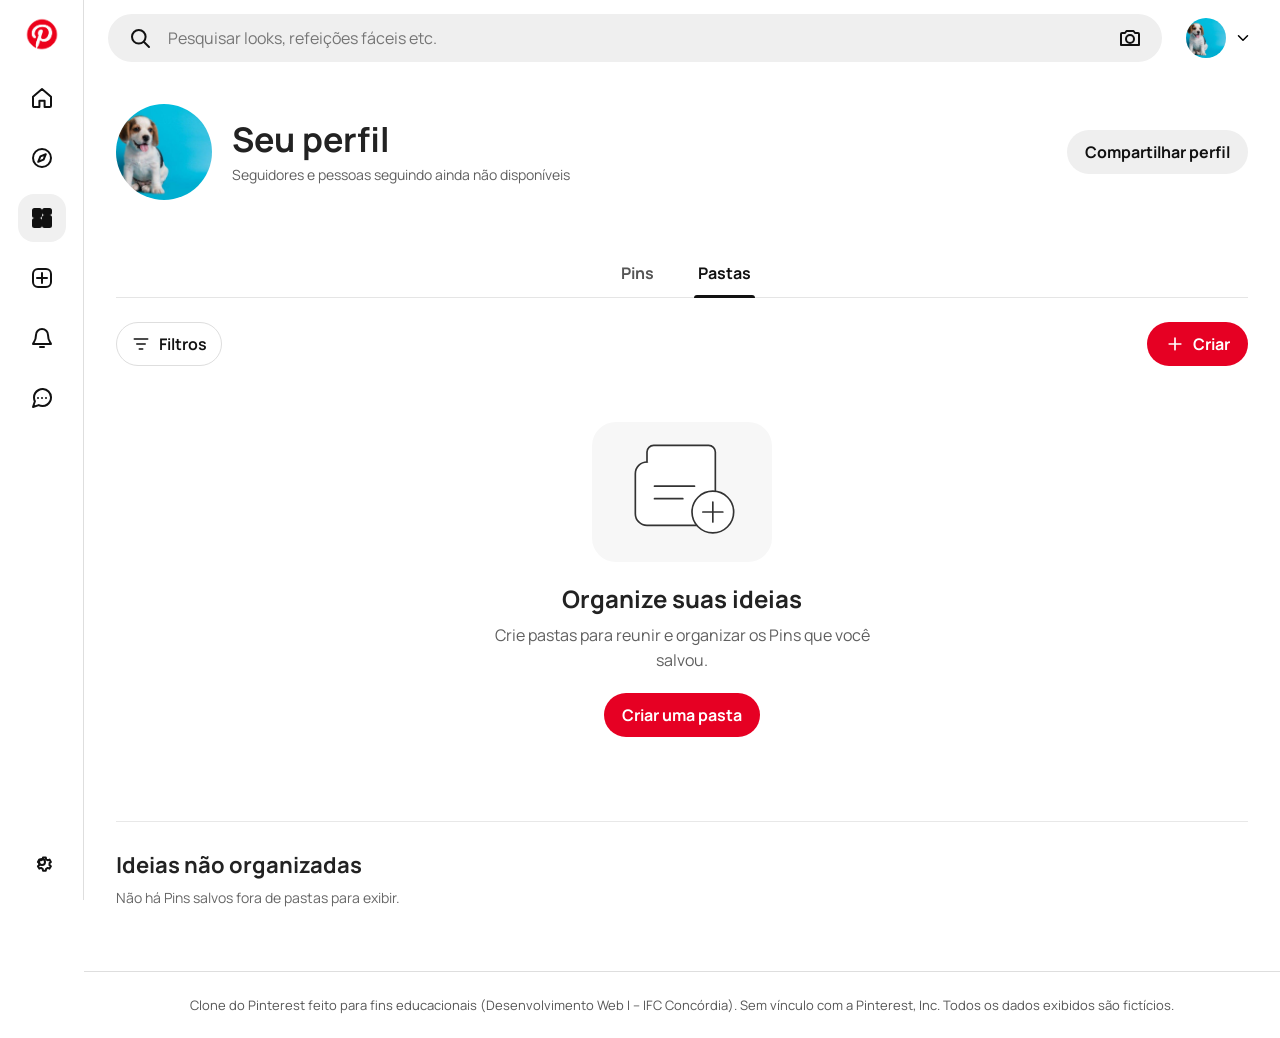
<file: html/Perfil.html>
<!DOCTYPE html>
<html lang="pt-BR">
<head>
    <meta charset="UTF-8">
    <meta name="viewport" content="width=device-width, initial-scale=1.0">
    <title>Pinterest</title>
      <link rel="stylesheet" href="../css/principal.css">
      <link rel="icon" href="../Imagens/Icone.png">
      <link rel="preconnect" href="https://fonts.googleapis.com">
      <link rel="preconnect" href="https://fonts.gstatic.com" crossorigin>
      <link rel="stylesheet" href="../css/tema.css">  
      <link href="https://fonts.googleapis.com/css2?family=Manrope:wght@200..800&display=swap" rel="stylesheet">
</head>
<body>
<!--Menu-->
        <nav class="menu" aria-label="Navegação principal">
            <a class="menu-logo" href="Principal.html" aria-label="Pinterest, página inicial">
                <img src="../Imagens/Icone.png" alt="">
            </a>
            <a class="menu-item" href="Principal.html" aria-label="Página inicial">
                <svg viewBox="0 0 24 24" aria-hidden="true"><path d="M3 10.8 12 3l9 7.8v9.1a1.1 1.1 0 0 1-1.1 1.1h-5.3v-6.3H9.4V21H4.1A1.1 1.1 0 0 1 3 19.9z"/></svg>
                <span class="menu-tooltip">Página inicial</span>
            </a>
            <a class="menu-item" href="Explore.html" aria-label="Explorar">
                <svg viewBox="0 0 24 24" aria-hidden="true"><circle cx="12" cy="12" r="9"/><path d="m15.8 8.2-2.2 5.4-5.4 2.2 2.2-5.4z"/></svg>
                <span class="menu-tooltip">Explorar</span>
            </a>
            <a class="menu-item ativo" href="Perfil.html" aria-label="Pastas" aria-current="page">
                <svg viewBox="0 0 24 24" aria-hidden="true"><rect x="3" y="3" width="8" height="8" rx="1.5"/><rect x="13" y="3" width="8" height="5" rx="1.5"/><rect x="13" y="10" width="8" height="11" rx="1.5"/><rect x="3" y="13" width="8" height="8" rx="1.5"/></svg>
                <span class="menu-tooltip">Pastas</span>
            </a>
            <button class="menu-item" id="abrir-painel-criar" type="button" aria-label="Criar" aria-controls="painel-criar" aria-expanded="false">
                <svg viewBox="0 0 24 24" aria-hidden="true"><rect x="3" y="3" width="18" height="18" rx="5"/><path d="M12 7v10M7 12h10"/></svg>
                <span class="menu-tooltip">Criar</span>
            </button>
            <button class="menu-item" type="button" aria-label="Notificações" data-aviso-disponibilidade="notificacoes">
                <svg viewBox="0 0 24 24" aria-hidden="true" id="not"><path d="M18 9a6 6 0 0 0-12 0c0 7-3 7-3 9h18c0-2-3-2-3-9M10 21h4"/></svg>
                <span class="menu-tooltip">Notificações</span>
            </button>
            <button class="menu-item" type="button" aria-label="Mensagens" data-aviso-disponibilidade="mensagens">
                <svg viewBox="0 0 24 24" aria-hidden="true"><path d="M21 11.5a8.4 8.4 0 0 1-.9 3.8 8.5 8.5 0 0 1-7.6 4.7 8.4 8.4 0 0 1-3.8-.9L3 21l1.9-5.7a8.4 8.4 0 0 1-.9-3.8A8.5 8.5 0 0 1 8.7 4a8.4 8.4 0 0 1 3.8-.9h.5a8.5 8.5 0 0 1 8 8z"/><path d="M8 12h.01M12 12h.01M16 12h.01"/></svg>
                <span class="menu-tooltip">Mensagens</span>
            </button>
            <a class="menu-item menu-configuracoes" href="Configuracao.html" aria-label="Configurações">
                <svg viewBox="0 0 24 24" aria-hidden="true"><circle cx="12" cy="12" r="3"/><path d="m19.4 15 .1.1 1.4 1.1-1.4 2.4-1.7-.7a8 8 0 0 1-1.7 1l-.3 1.8h-2.8l-.3-1.8a8 8 0 0 1-1.7-1l-1.7.7-1.4-2.4 1.4-1.1a7 7 0 0 1 0-2l-1.4-1.1 1.4-2.4 1.7.7a8 8 0 0 1 1.7-1l.3-1.8h2.8l.3 1.8a8 8 0 0 1 1.7 1l1.7-.7 1.4 2.4-1.4 1.1a7 7 0 0 1-.1 2z"/></svg>
                <span class="menu-tooltip">Configurações</span>
            </a>
        </nav>
        
        <aside class="painel-criar" id="painel-criar" aria-labelledby="painel-criar-titulo" hidden>
            <header class="painel-criar-cabecalho">
                <h2 id="painel-criar-titulo">Criar</h2>
                <button class="painel-criar-fechar" id="fechar-painel-criar" type="button" aria-label="Fechar painel Criar">
                    <svg viewBox="0 0 24 24" aria-hidden="true"><path d="m6 6 12 12M18 6 6 18"/></svg>
                </button>
            </header>
            <div class="painel-criar-opcoes">
                <button class="painel-criar-opcao" type="button" data-criacao-opcao="pin">
                    <span class="painel-criar-icone" aria-hidden="true"><svg viewBox="0 0 24 24"><path d="M9 3h6m-3 0v7m-6 0h12v3a6 6 0 0 1-12 0zm6 9v6"/></svg></span>
                    <span><strong>Pin</strong><small>Publique uma imagem com título, descrição e link.</small></span>
                </button>
                <button class="painel-criar-opcao" type="button" data-criacao-opcao="pasta">
                    <span class="painel-criar-icone" aria-hidden="true"><svg viewBox="0 0 24 24"><path d="M3 7a2 2 0 0 1 2-2h5l2 2h7a2 2 0 0 1 2 2v10H3z"/></svg></span>
                    <span><strong>Pasta</strong><small>Organize seus Pins favoritos em uma coleção.</small></span>
                </button>
                <button class="painel-criar-opcao" type="button" data-criacao-opcao="colagem">
                    <span class="painel-criar-icone" aria-hidden="true"><svg viewBox="0 0 24 24"><rect x="3" y="3" width="8" height="8" rx="1"/><rect x="13" y="3" width="8" height="5" rx="1"/><rect x="13" y="10" width="8" height="11" rx="1"/><rect x="3" y="13" width="8" height="8" rx="1"/></svg></span>
                    <span><strong>Colagem</strong><small>Combine Pins disponíveis em uma composição.</small></span>
                </button>
                <button class="painel-criar-opcao" type="button" data-criacao-opcao="cartao">
                    <span class="painel-criar-icone" aria-hidden="true"><svg viewBox="0 0 24 24"><rect x="3" y="5" width="18" height="14" rx="2"/><path d="m4 7 8 6 8-6"/></svg></span>
                    <span><strong>Cartão <span class="painel-criar-novo">Novo</span></strong><small>Escolha um Pin e escreva uma mensagem.</small></span>
                </button>
            </div>
        </aside>
<!--Cabecalho-->
        <header class="cabecalho-principal">
            <div class="pesquisa" role="search" aria-label="Pesquisa de Pins">
                <button class="pesquisa-icone" type="button" aria-label="Pesquisar">
                    <svg viewBox="0 0 24 24" aria-hidden="true"><circle cx="10.8" cy="10.8" r="6.8"/><path d="m16 16 5 5"/></svg>
                </button>
                <input type="search" placeholder="Pesquisar looks, refeições fáceis etc." aria-label="Pesquisar Pins">
                <button class="pesquisa-camera" type="button" aria-label="Pesquisar por imagem" aria-disabled="true" disabled>
                    <svg viewBox="0 0 24 24" aria-hidden="true"><path d="M4 7h3l1.5-2h7L17 7h3a1 1 0 0 1 1 1v11H3V8a1 1 0 0 1 1-1z"/><circle cx="12" cy="13" r="4"/></svg>
                </button>
            </div>
            <button class="perfil" type="button" aria-label="Abrir perfil" id="abrir-perfil">
                <img src="../Imagens/dog.jpg" alt="Foto perfil">
                <svg class="perfil-seta" viewBox="0 0 24 24" aria-hidden="true"><path d="m6 9 6 6 6-6"/></svg>
            </button>
            
        </header>
<!--Perfil-->
        <main class="pagina-perfil">
    <section class="pagina-pastas" id="pagina-pastas"  aria-labelledby="perfil-nome">
                <header class="perfil-pastas">
                    <img class="perfil-pastas-foto" src="../Imagens/dog.jpg" alt="Foto do perfil">
                    <div class="perfil-pastas-identidade">
                        <h1 id="perfil-nome">Seu perfil</h1>
                        <p>Seguidores e pessoas seguindo ainda não disponíveis</p>
                    </div>
                    <button class="perfil-compartilhar" type="button">Compartilhar perfil</button>
                </header>
                <p class="perfil-pastas-status" role="status" aria-live="polite"></p>

                <div class="perfil-abas" role="tablist" aria-label="Conteúdo do perfil">
                    <button id="aba-perfil-pins" type="button" role="tab" aria-selected="false" aria-controls="conteudo-pins" tabindex="-1">Pins</button>
                    <button id="aba-perfil-pastas" type="button" role="tab" aria-selected="true" aria-controls="conteudo-pastas" tabindex="0">Pastas</button>
                </div>
<!-- Conteúdo da aba Pins -->
                <section id="conteudo-pins" role="tabpanel" aria-labelledby="aba-perfil-pins" hidden>

                    <!-- Grade que reúne os Pins do perfil -->
                    <div class="postagens">
                        <!-- Os cards dos Pins serão inseridos aqui pelo JavaScript -->
                    </div>

                </section>
<!--Area das Pastas-->
                <section class="organizacao-pastas" id="conteudo-pastas" role="tabpanel" aria-labelledby="aba-perfil-pastas">
                    <header class="pastas-pagina-cabecalho">
                        <div class="pastas-filtros">
                            <button class="botao-filtros" type="button" aria-expanded="false" aria-controls="opcoes-filtros-pastas">
                                <svg viewBox="0 0 24 24" aria-hidden="true"><path d="M4 6h16M7 12h10m-7 6h4"/></svg>
                                Filtros
                            </button>
                            <div class="opcoes-filtros-pastas" id="opcoes-filtros-pastas" hidden>
                                <button type="button" data-filtro-pastas="todas" aria-pressed="true">Todas as pastas</button>
                                <button type="button" data-filtro-pastas="compartilhadas" aria-pressed="false">Pastas compartilhadas</button>
                            </div>
                        </div>
                        <button class="pastas-criar-pagina" type="button">
                            <svg viewBox="0 0 24 24" aria-hidden="true"><path d="M12 5v14M5 12h14"/></svg>
                            Criar
                        </button>
                    </header>

                    <div class="pastas-vazio-pagina" id="pastas-vazio-pagina" hidden>
                        <div class="pastas-vazio-ilustracao" aria-hidden="true">
                            <svg viewBox="0 0 180 140"><rect x="34" y="34" width="92" height="76" rx="14"/><path d="M48 34V22a8 8 0 0 1 8-8h66a8 8 0 0 1 8 8v62"/><path d="M57 63h48M57 78h34"/><circle cx="127" cy="94" r="25"/><path d="M127 82v24m-12-12h24"/></svg>
                        </div>
                        <h2>Organize suas ideias</h2>
                        <p>Crie pastas para reunir e organizar os Pins que você salvou.</p>
                        <button class="pastas-criar-vazia" type="button">Criar uma pasta</button>
                    </div>

                    <p class="pastas-pagina-mensagem" id="pastas-pagina-mensagem" role="status" aria-live="polite" hidden></p>
                    <div class="pastas-grade" id="pastas-grade"></div>
                    <section class="pastas-detalhe-pagina" id="pastas-detalhe-pagina"  aria-live="polite"></section>

                    <section class="ideias-nao-organizadas" aria-labelledby="ideias-nao-organizadas-titulo">
                        <h2 id="ideias-nao-organizadas-titulo">Ideias não organizadas</h2>
                        <p class="ideias-nao-organizadas-vazio">Todos os Pins salvos estão organizados nas pastas correspondentes.</p>
                        <div class="ideias-nao-organizadas-grade" id="ideias-nao-organizadas-grade"></div>
                    </section>
                </section>
            </section>
        </main>
<!--Rodapé com aviso de projeto acadêmico-->
        <footer class="rodape-clone">
            <p>Clone do Pinterest feito para fins educacionais (Desenvolvimento Web I – IFC Concórdia). Sem vínculo com a Pinterest, Inc. Todos os dados exibidos são fictícios.</p>
        </footer>
<script src="../js/pesquisa.js" defer></script>
<script src="../js/menu.js" defer></script>
<script src="../js/pins.js" defer></script>
<script src="../js/interacoes_pins.js" defer></script>
<script src="../js/pastas.js" defer></script>
<script src="../js/detalhes_pin.js" defer></script>
<script src="../js/criar_pin.js" defer></script>
<script src="../js/tema.js" defer></script>
</body>
</html>
</file>
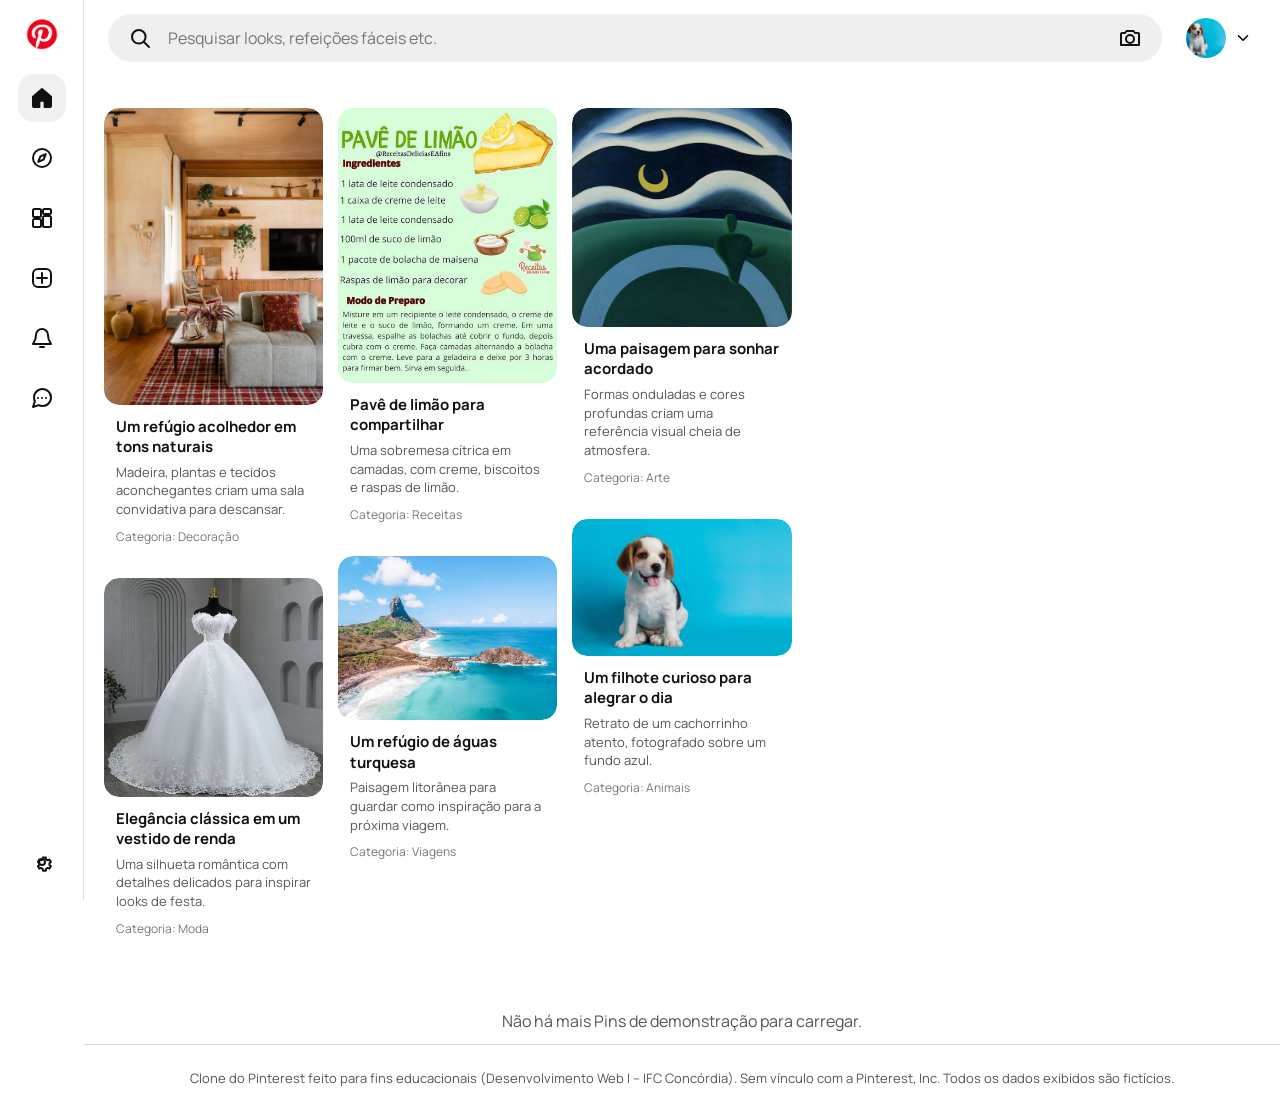
<file: html/Principal.html>
<!DOCTYPE html>
<html lang="pt-BR">
<head>
    <meta charset="UTF-8">
    <meta name="viewport" content="width=device-width, initial-scale=1.0">
    <title>Pinterest</title>
      <link rel="stylesheet" href="../css/principal.css">
    <link rel="stylesheet" href="../css/tema.css">  
      <link rel="icon" href="../Imagens/Icone.png">
      <link rel="preconnect" href="https://fonts.googleapis.com">
      <link rel="preconnect" href="https://fonts.gstatic.com" crossorigin>
      <link href="https://fonts.googleapis.com/css2?family=Manrope:wght@200..800&display=swap" rel="stylesheet">
</head>
<body>
<!--Menu-->
       <nav class="menu" aria-label="Navegação principal">
            <a class="menu-logo" href="Principal.html" aria-label="Pinterest, página inicial">
                <img src="../Imagens/Icone.png" alt="">
            </a>
            <a class="menu-item ativo" href="Principal.html" aria-label="Página inicial" aria-current="page">
                <svg viewBox="0 0 24 24" aria-hidden="true"><path d="M3 10.8 12 3l9 7.8v9.1a1.1 1.1 0 0 1-1.1 1.1h-5.3v-6.3H9.4V21H4.1A1.1 1.1 0 0 1 3 19.9z"/></svg>
                <span class="menu-tooltip">Página inicial</span>
            </a>
            <a class="menu-item" href="Explore.html" aria-label="Explorar">
                <svg viewBox="0 0 24 24" aria-hidden="true"><circle cx="12" cy="12" r="9"/><path d="m15.8 8.2-2.2 5.4-5.4 2.2 2.2-5.4z"/></svg>
                <span class="menu-tooltip">Explorar</span>
            </a>
            <a class="menu-item" href="Perfil.html" aria-label="Pastas">
                <svg viewBox="0 0 24 24" aria-hidden="true"><rect x="3" y="3" width="8" height="8" rx="1.5"/><rect x="13" y="3" width="8" height="5" rx="1.5"/><rect x="13" y="10" width="8" height="11" rx="1.5"/><rect x="3" y="13" width="8" height="8" rx="1.5"/></svg>
                <span class="menu-tooltip">Suas pastas</span>
            </a>
            <button class="menu-item" id="abrir-painel-criar" type="button" aria-label="Criar" aria-controls="painel-criar" aria-expanded="false">
                <svg viewBox="0 0 24 24" aria-hidden="true"><rect x="3" y="3" width="18" height="18" rx="5"/><path d="M12 7v10M7 12h10"/></svg>
                <span class="menu-tooltip">Criar</span>
            </button>
            <button class="menu-item" type="button" aria-label="Notificações" data-aviso-disponibilidade="notificacoes">
                <svg viewBox="0 0 24 24" aria-hidden="true"><path d="M18 9a6 6 0 0 0-12 0c0 7-3 7-3 9h18c0-2-3-2-3-9M10 21h4"/></svg>
                <span class="menu-tooltip">Notificações</span>
            </button>
            <button class="menu-item" type="button" aria-label="Mensagens" data-aviso-disponibilidade="mensagens">
                <svg viewBox="0 0 24 24" aria-hidden="true"><path d="M21 11.5a8.4 8.4 0 0 1-.9 3.8 8.5 8.5 0 0 1-7.6 4.7 8.4 8.4 0 0 1-3.8-.9L3 21l1.9-5.7a8.4 8.4 0 0 1-.9-3.8A8.5 8.5 0 0 1 8.7 4a8.4 8.4 0 0 1 3.8-.9h.5a8.5 8.5 0 0 1 8 8z"/><path d="M8 12h.01M12 12h.01M16 12h.01"/></svg>
                <span class="menu-tooltip">Mensagens</span>
            </button>
            <a class="menu-item menu-configuracoes" href="Configuracao.html" aria-label="Configurações">
                <svg viewBox="0 0 24 24" aria-hidden="true"><circle cx="12" cy="12" r="3"/><path d="m19.4 15 .1.1 1.4 1.1-1.4 2.4-1.7-.7a8 8 0 0 1-1.7 1l-.3 1.8h-2.8l-.3-1.8a8 8 0 0 1-1.7-1l-1.7.7-1.4-2.4 1.4-1.1a7 7 0 0 1 0-2l-1.4-1.1 1.4-2.4 1.7.7a8 8 0 0 1 1.7-1l.3-1.8h2.8l.3 1.8a8 8 0 0 1 1.7 1l1.7-.7 1.4 2.4-1.4 1.1a7 7 0 0 1-.1 2z"/></svg>
                <span class="menu-tooltip">Configurações</span>
            </a>
        </nav>
        <aside class="painel-criar" id="painel-criar" aria-labelledby="painel-criar-titulo" hidden>
            <header class="painel-criar-cabecalho">
                <h2 id="painel-criar-titulo">Criar</h2>
                <button class="painel-criar-fechar" id="fechar-painel-criar" type="button" aria-label="Fechar painel Criar">
                    <svg viewBox="0 0 24 24" aria-hidden="true"><path d="m6 6 12 12M18 6 6 18"/></svg>
                </button>
            </header>
            <div class="painel-criar-opcoes">
                <button class="painel-criar-opcao" type="button" data-criacao-opcao="pin">
                    <span class="painel-criar-icone" aria-hidden="true"><svg viewBox="0 0 24 24"><path d="M9 3h6m-3 0v7m-6 0h12v3a6 6 0 0 1-12 0zm6 9v6"/></svg></span>
                    <span><strong>Pin</strong><small>Publique uma imagem com título, descrição e link.</small></span>
                </button>
                <button class="painel-criar-opcao" type="button" data-criacao-opcao="pasta">
                    <span class="painel-criar-icone" aria-hidden="true"><svg viewBox="0 0 24 24"><path d="M3 7a2 2 0 0 1 2-2h5l2 2h7a2 2 0 0 1 2 2v10H3z"/></svg></span>
                    <span><strong>Pasta</strong><small>Organize seus Pins favoritos em uma coleção.</small></span>
                </button>
                <button class="painel-criar-opcao" type="button" data-criacao-opcao="colagem">
                    <span class="painel-criar-icone" aria-hidden="true"><svg viewBox="0 0 24 24"><rect x="3" y="3" width="8" height="8" rx="1"/><rect x="13" y="3" width="8" height="5" rx="1"/><rect x="13" y="10" width="8" height="11" rx="1"/><rect x="3" y="13" width="8" height="8" rx="1"/></svg></span>
                    <span><strong>Colagem</strong><small>Combine Pins disponíveis em uma composição.</small></span>
                </button>
                <button class="painel-criar-opcao" type="button" data-criacao-opcao="cartao">
                    <span class="painel-criar-icone" aria-hidden="true"><svg viewBox="0 0 24 24"><rect x="3" y="5" width="18" height="14" rx="2"/><path d="m4 7 8 6 8-6"/></svg></span>
                    <span><strong>Cartão <span class="painel-criar-novo">Novo</span></strong><small>Escolha um Pin e escreva uma mensagem.</small></span>
                </button>
            </div>
        </aside>
<!--Cabecalho-->
        <header class="cabecalho-principal">
            <div class="pesquisa" role="search" aria-label="Pesquisa de Pins">
                <button class="pesquisa-icone" type="button" aria-label="Pesquisar">
                    <svg viewBox="0 0 24 24" aria-hidden="true"><circle cx="10.8" cy="10.8" r="6.8"/><path d="m16 16 5 5"/></svg>
                </button>
                <input type="search" placeholder="Pesquisar looks, refeições fáceis etc." aria-label="Pesquisar Pins">
                <button class="pesquisa-camera" type="button" aria-label="Pesquisar por imagem" aria-disabled="true" disabled>
                    <svg viewBox="0 0 24 24" aria-hidden="true"><path d="M4 7h3l1.5-2h7L17 7h3a1 1 0 0 1 1 1v11H3V8a1 1 0 0 1 1-1z"/><circle cx="12" cy="13" r="4"/></svg>
                </button>
            </div>
            <div class="perfil-conta">
                <button class="perfil" type="button" aria-label="Abrir menu do perfil" id="abrir-perfil" aria-controls="menu-perfil" aria-expanded="false" data-menu-perfil>
                    <img src="../Imagens/dog.jpg" alt="">
                    <svg class="perfil-seta" viewBox="0 0 24 24" aria-hidden="true"><path d="m6 9 6 6 6-6"/></svg>
                </button>
            </div>
            
        </header>

        <dialog class="principal-dialogo" id="dialogo-informativo" aria-labelledby="dialogo-informativo-titulo">
            <form method="dialog">
                <h2 id="dialogo-informativo-titulo"></h2>
                <p id="dialogo-informativo-texto"></p>
                <button class="principal-dialogo-primario" type="submit">Entendi</button>
            </form>
        </dialog>

        <dialog class="principal-dialogo principal-dialogo-criacao" id="dialogo-criacao" aria-labelledby="dialogo-criacao-titulo">
            <form id="formulario-composicao" novalidate>
                <header class="principal-dialogo-cabecalho">
                    <div>
                        <h2 id="dialogo-criacao-titulo">Criar colagem</h2>
                        <p id="dialogo-criacao-instrucao">Escolha Pins disponíveis para montar sua composição.</p>
                    </div>
                    <button class="principal-dialogo-fechar" type="button" data-fechar-composicao aria-label="Fechar interface de criação">
                        <svg viewBox="0 0 24 24" aria-hidden="true"><path d="m6 6 12 12M18 6 6 18"/></svg>
                    </button>
                </header>
                <label class="composicao-campo" for="composicao-pins">Pins disponíveis</label>
                <div class="composicao-selecao">
                    <select id="composicao-pins" aria-describedby="composicao-ajuda"></select>
                    <button class="composicao-adicionar" type="button" id="composicao-adicionar">Adicionar</button>
                </div>
                <small id="composicao-ajuda">Selecione um Pin; em colagens, use Ctrl/Command+clique para selecionar vários. A criação fica salva neste navegador.</small>
                <label class="composicao-campo composicao-mensagem-campo" for="composicao-mensagem" hidden>Mensagem do cartão</label>
                <textarea id="composicao-mensagem" rows="3" maxlength="300" placeholder="Escreva uma mensagem..." hidden></textarea>
                <section class="composicao-previa" aria-labelledby="composicao-previa-titulo">
                    <h3 id="composicao-previa-titulo">Pré-visualização</h3>
                    <div class="composicao-previa-grade" id="composicao-previa-grade"></div>
                </section>
                <p class="composicao-status" id="composicao-status" role="status" aria-live="polite"></p>
                <footer class="principal-dialogo-acoes">
                    <button class="principal-dialogo-secundario" type="button" data-fechar-composicao>Cancelar</button>
                    <button class="principal-dialogo-primario" type="submit" id="composicao-finalizar">Finalizar criação</button>
                </footer>
            </form>
        </dialog>

<!--Feed Principal-->
        <section id="conteudo-pins">
        <h1 class="visualmente-oculto">Pins para você</h1>
        <main class="postagens" id="feed" aria-label="Pins">
        </main>
        </section>
        <section class="pagina-criar-pin" id="pagina-criar-pin" aria-labelledby="titulo-criar-pin" hidden>
            <header class="criar-pin-cabecalho">
                <div>
                    <h1 id="titulo-criar-pin">Criar Pin</h1>
                    <p>Adicione uma imagem e alguns detalhes para compartilhar sua ideia.</p>
                </div>
                <button class="criar-pin-publicar-topo" type="submit" form="formulario-criar-pin" disabled>Publicar</button>
            </header>
            <form class="criar-pin-formulario" id="formulario-criar-pin" novalidate>
                <section class="criar-pin-imagem" aria-label="Imagem do Pin">
                    <div class="criar-pin-soltar" id="criar-pin-soltar" role="button" tabindex="0" aria-describedby="criar-pin-orientacao">
                        <div class="criar-pin-orientacao" id="criar-pin-orientacao">
                            <svg viewBox="0 0 48 48" aria-hidden="true"><path d="M24 8v22m-9-9 9 9 9-9"/><path d="M10 31v8a2 2 0 0 0 2 2h24a2 2 0 0 0 2-2v-8"/></svg>
                            <strong>Escolha uma imagem</strong>
                            <span>ou arraste e solte aqui</span>
                            <small>JPG, PNG ou WEBP · até 10 MB</small>
                        </div>
                        <input class="criar-pin-arquivo" id="criar-pin-arquivo" type="file" accept=".jpg,.jpeg,.png,.webp,image/jpeg,image/png,image/webp" hidden>
                        <div class="criar-pin-previa" id="criar-pin-previa" hidden><img id="criar-pin-imagem" alt="Prévia da imagem do Pin"></div>
                    </div>
                    <div class="criar-pin-imagem-acoes" id="criar-pin-imagem-acoes" hidden>
                        <button class="criar-pin-substituir" type="button">Substituir imagem</button>
                        <button class="criar-pin-remover" type="button">Remover imagem</button>
                    </div>
                </section>
                <section class="criar-pin-informacoes" aria-label="Informações do Pin">
                    <label for="criar-pin-titulo">Título <span aria-hidden="true">*</span></label>
                    <input id="criar-pin-titulo" name="titulo" type="text" maxlength="100" placeholder="Adicione um título" required>
                    <label for="criar-pin-descricao">Descrição</label>
                    <textarea id="criar-pin-descricao" name="descricao" rows="5" maxlength="500" placeholder="Conte às pessoas sobre sua ideia"></textarea>
                    <label for="criar-pin-link">Link de destino <span class="criar-pin-opcional">(opcional)</span></label>
                    <input id="criar-pin-link" name="link" type="url" inputmode="url" placeholder="https://exemplo.com">
                    <label for="criar-pin-pasta">Pasta <span class="criar-pin-opcional">(opcional)</span></label>
                    <select id="criar-pin-pasta" name="pasta"><option value="">Não organizar em uma pasta</option></select>
                    <p class="criar-pin-mensagem" id="criar-pin-mensagem" role="status" aria-live="polite"></p>
                    <button class="criar-pin-publicar" type="submit" disabled>Publicar Pin</button>
                    <button class="criar-pin-cancelar" type="button">Cancelar</button>
                </section>
            </form>
        </section>
<!--Rodapé com aviso de projeto acadêmico-->
        <footer class="rodape-clone">
            <p>Clone do Pinterest feito para fins educacionais (Desenvolvimento Web I – IFC Concórdia). Sem vínculo com a Pinterest, Inc. Todos os dados exibidos são fictícios.</p>
        </footer>
<!--Scripts Javascript-->
<script src="../js/pesquisa.js" defer></script>
<script src="../js/menu.js" defer></script>
<script src="../js/pins.js" defer></script>
<script src="../js/interacoes_pins.js" defer></script>
<script src="../js/pastas.js" defer></script>
<script src="../js/detalhes_pin.js" defer></script>
<script src="../js/criar_pin.js" defer></script>
<script src="../js/menus_principal.js" defer></script>
<script src="../js/tema.js" defer></script>
</body>
</html>
</file>
<file: Css/principal.css>
/*Menu*/
.menu {
  width: 50px; 
    position: fixed;
    top: 0;
    left: 0;
    height: 100vh;
    background-color: #eee; 
}

.menu a {
  background-color: #eee; 
  color: black;
  display: block;
  padding: 12px; 
  text-decoration: none; 
}

.menu a:hover {
  background-color: #ccc;
}

.menu a.active {
  background-color: #04AA6D; 
  color: white;
  }

/*Pesquisa*/
  .pesquisa {
    display: flex;
    align-items: center;
    background-color: #EFEFEF;
    border-radius: 10px;
    padding: 5px 17px;
    width: 90%;
    height: 42px;
    margin-left: 70px;
    gap: 10px;
    box-sizing: border-box;

}

.pesquisa input {
    flex: 1;
    min-width: 0;
    border: none;
    outline: none;
    background: transparent;
    padding: 10px;
    box-sizing: border-box;
}

.pesquisa button {
    flex-shrink: 0;
    border: none;
    background: transparent;
    cursor: pointer;
}

/* Postagens */
/* Postagens  ajustar*/
.postagens {
    margin-left: 70px;
    padding: 20px;
    columns: 5;
    column-gap: 15px;
}

.post {
    display: inline-block;
    width: 100%;
    margin-bottom: 15px;
    break-inside: avoid;
    border-radius: 15px;
    overflow: hidden;
}

.post img {
    width: 100%;
    height: auto;
    display: block;
    border-radius: 15px;
}
/* Perfil */
/* Botão de perfil */
.perfil {
    width: 40px;
    height: 40px;
    border: none;
    border-radius: 50%;
    padding: 0;
    overflow: hidden;
    cursor: pointer;
    background-color: white;
    flex-shrink: 0;
    margin-left: auto;
    position: relative;
    left:7%;
}

.perfil img {
    width: 100%;
    height: 100%;
    object-fit: cover;
    border-radius: 50%;
}
</file>
<file: css/principal.css>
/* Guia de estilo: cores e fonte usadas nas páginas internas */
:root {
    --cor-pinterest: #e60023;
    --cor-pinterest-hover: #c90020;
    --cor-texto: #111;
    --cor-texto-secundario: #555;
    --cor-fundo: #fff;
    --cor-fundo-cinza: #efefef;
    --cor-borda: #dedede;
    --cor-foco: #005fcc;
    --fonte-principal: Manrope, Arial, sans-serif;
}

/* Navegação lateral */
.menu-responsivo-toggle {
    display: none;
}

.menu {
    position: fixed;
    inset: 0 auto 0 0;
    z-index: 1200;
    box-sizing: border-box;
    display: flex;
    flex-direction: column;
    align-items: center;
    gap: 12px;
    width: 84px;
    height: 100vh;
    padding: 10px 0 14px;
    border-right: 1px solid #dedede;
    background: #fff;
}

.menu-logo,
.menu-item {
    position: relative;
    box-sizing: border-box;
    display: grid;
    flex: 0 0 48px;
    place-items: center;
    width: 48px;
    height: 48px;
    padding: 0;
    border: 0;
    border-radius: 16px;
    background: transparent;
    color: #111;
    cursor: pointer;
    text-decoration: none;
}

.menu-logo {
    margin-bottom: 4px;
}

.menu-logo,
.menu-item {
    transition: background-color 180ms ease, color 180ms ease;
}

.menu-logo img {
    display: block;
    width: 34px;
    height: 34px;
    object-fit: contain;
}

.menu-item svg {
    width: 24px;
    height: 24px;
    fill: none;
    stroke: currentColor;
    stroke-width: 2;
    stroke-linecap: round;
    stroke-linejoin: round;
}

.menu-item.ativo {
    background: #f0f0f0;
}

.menu-item.ativo svg {
    fill: #111;
}

.menu-item[aria-disabled="true"] {
    cursor: not-allowed;
}

.menu-item:hover,
.menu-item:focus-visible,
.menu-logo:hover,
.menu-logo:focus-visible {
    background: #efefef;
}

.menu-item:focus-visible,
.menu-logo:focus-visible {
    outline: 3px solid #005fcc;
    outline-offset: 2px;
}

.menu-tooltip {
    position: absolute;
    top: 50%;
    left: calc(100% + 10px);
    z-index: 1300;
    width: max-content;
    max-width: 220px;
    padding: 8px 11px;
    transform: translate(-4px, -50%);
    border-radius: 8px;
    background: #222;
    color: #fff;
    font-size: 13px;
    font-weight: 600;
    line-height: 1.2;
    opacity: 0;
    pointer-events: none;
    transition: opacity 200ms ease, transform 200ms ease;
}

.menu-item:hover .menu-tooltip,
.menu-item:focus-visible .menu-tooltip {
    transform: translate(0, -50%);
    opacity: 1;
}

.aviso-disponibilidade {
    position: fixed;
    top: 50%;
    left: 50%;
    right: auto;
    bottom: auto;
    margin: 0;
    box-sizing: border-box;
    width: min(92vw, 460px);
    max-height: min(90vh, 760px);
    padding: 24px;
    overflow: auto;
    opacity: 0;
    transform: translate(-50%, -50%) translateY(12px) scale(0.98);
    transition: opacity 250ms ease, transform 250ms ease;
}

.aviso-disponibilidade[open].visivel {
    opacity: 1;
    transform: translate(-50%, -50%) scale(1);
}

.aviso-disponibilidade-cabecalho {
    display: grid;
    grid-template-columns: 36px minmax(0, 1fr) 42px;
    align-items: start;
    gap: 12px;
    margin-bottom: 12px;
}

.aviso-disponibilidade-icone {
    display: grid;
    place-items: center;
    width: 32px;
    height: 32px;
    border-radius: 50%;
    background: #fff0f2;
    color: var(--cor-pinterest);
    font-size: 19px;
    font-weight: 700;
    line-height: 1;
}

.aviso-disponibilidade-cabecalho h2 {
    align-self: center;
    margin: 0;
    color: #111;
    font-size: 20px;
    font-weight: 700;
    line-height: 1.35;
}

.aviso-disponibilidade p {
    margin: 0;
    color: #555;
    line-height: 1.5;
}

.aviso-disponibilidade .principal-dialogo-fechar {
    font: inherit;
    font-size: 24px;
    line-height: 1;
}

.menu-configuracoes {
    margin-top: auto;
}

/* Cabeçalho e pesquisa */
.cabecalho-principal {
    position: sticky;
    top: 0;
    z-index: 1000;
    box-sizing: border-box;
    display: flex;
    align-items: center;
    gap: 20px;
    min-height: 76px;
    margin-left: 84px;
    padding: 12px 24px;
    background: #fff;
}

.pesquisa {
    display: flex;
    align-items: center;
    flex: 1 1 auto;
    position: relative;
    box-sizing: border-box;
    min-width: 0;
    height: 48px;
    gap: 12px;
    padding: 0 16px;
    border-radius: 24px;
    background: #efefef;
}

.pesquisa input {
    flex: 1;
    min-width: 0;
    border: none;
    outline: 0;
    background: transparent;
    padding: 10px 0;
    color: #222;
    font: inherit;
    box-sizing: border-box;
}

.pesquisa button {
    display: grid;
    place-items: center;
    flex-shrink: 0;
    border: none;
    background: transparent;
    cursor: pointer;
}

.pesquisa button:focus-visible,
.perfil:focus-visible {
    outline: 3px solid #005fcc;
    outline-offset: 3px;
}

.pesquisa-icone,
.pesquisa-camera {
    width: 32px;
    height: 36px;
    padding: 4px;
    color: #111;
}

.pesquisa-icone svg,
.pesquisa-camera svg,
.perfil-seta {
    width: 24px;
    height: 24px;
    fill: none;
    stroke: currentColor;
    stroke-width: 2;
    stroke-linecap: round;
    stroke-linejoin: round;
}

.pesquisa-camera[aria-disabled="true"] {
    cursor: not-allowed;
}

.perfil {
    display: flex;
    align-items: center;
    flex: 0 0 auto;
    gap: 8px;
    min-width: 56px;
    min-height: 44px;
    padding: 2px 4px;
    border: 0;
    border-radius: 24px;
    background: transparent;
    cursor: pointer;
}

.perfil img {
    width: 40px;
    height: 40px;
    border-radius: 50%;
    object-fit: cover;
}

.avatar-placeholder {
    display: inline-grid;
    flex: 0 0 auto;
    place-items: center;
    border-radius: 50%;
    background: #e9e9e9;
    color: #555;
    font-weight: 700;
    line-height: 1;
    user-select: none;
}

.perfil .avatar-placeholder,
.perfil img.avatar-header {
    width: 40px;
    height: 40px;
}

.perfil-seta {
    width: 18px;
    height: 18px;
}

/* Postagens */
/* Postagens  ajustar*/
.postagens {
    margin-left: 84px;
    padding: 20px;
    columns: 5 180px;
    column-gap: 15px;
}

.post {
    display: inline-block;
    width: 100%;
    margin-bottom: 15px;
    break-inside: avoid;
    border-radius: 15px;
    background: #fff;
    color: #111;
    overflow: hidden;
}

.post-titulo {
    margin: 12px 12px 5px;
    font-size: 15px;
    font-weight: 700;
    line-height: 1.35;
}

.post-descricao {
    margin: 0 12px 10px;
    color: #555;
    font-size: 13px;
    line-height: 1.45;
}

.post-categoria {
    margin: 0 12px 12px;
    color: #777;
    font-size: 12px;
    line-height: 1.4;
}

.post img {
    width: 100%;
    height: auto;
    max-height: none;
    aspect-ratio: auto;
    object-fit: contain;
    display: block;
    border-radius: 15px;
}

/* Interações dos Pins */
.post {
    position: relative;
    transition: transform 200ms ease, box-shadow 200ms ease;
}

.post-image {
    position: relative;
    width: 100%;
    overflow: hidden;
    border-radius: 15px;
}

.post-image > img {
    width: 100%;
    height: auto;
    max-height: none;
    aspect-ratio: auto;
    object-fit: contain;
    display: block;
    border-radius: 15px;
}

.post:hover,
.post:focus-within {
    z-index: 1;
    box-shadow: 0 8px 20px rgba(0, 0, 0, 0.18);
}

.post:focus-visible {
    outline: 3px solid #005fcc;
    outline-offset: 3px;
}

.pin-actions {
    position: absolute;
    inset: 0;
    z-index: 2;
    display: block;
    opacity: 0;
    pointer-events: none;
    transform: translateY(4px);
    transition: opacity 200ms ease, transform 200ms ease;
}

.post:hover .pin-actions,
.post:focus-within .pin-actions {
    opacity: 1;
    pointer-events: auto;
    transform: translateY(0);
}

.pin-action {
    display: inline-flex;
    align-items: center;
    gap: 6px;
    position: absolute;
    min-height: 40px;
    padding: 8px 12px;
    border: 0;
    border-radius: 999px;
    background: var(--cor-pinterest);
    color: #fff;
    font: inherit;
    font-weight: 700;
    cursor: pointer;
    box-shadow: 0 2px 8px rgba(0, 0, 0, 0.22);
}

.pin-action-salvar {
    top: 12px;
    right: 12px;
}

.pin-action-compartilhar {
    right: 12px;
    bottom: 12px;
    width: 44px;
    height: 44px;
    min-height: 44px;
    justify-content: center;
    padding: 0;
    border-radius: 12px;
    background: #fff;
    color: #111;
}

.pin-action::after {
    content: attr(data-label);
}

.pin-action-salvar::before {
    content: "\2661";
    font-size: 1.2em;
}

.pin-action-salvar.pin-salvo {
    background: #333;
}

.pin-action-salvar.pin-salvo::before {
    content: "\2665";
}

.pin-action-compartilhar::before {
    content: "\2197";
    font-size: 1.4em;
}

.pin-action-compartilhar::after {
    content: none;
}

.pin-action-mais {
    left: 12px;
    bottom: 12px;
    width: 44px;
    height: 44px;
    min-height: 44px;
    justify-content: center;
    padding: 0;
    border-radius: 12px;
    background: #fff;
    color: #111;
}

.pin-action-mais::before {
    content: "\2026";
    font-size: 1.8em;
    line-height: 1;
}

.pin-action-mais::after {
    content: none;
}

.pin-action:hover {
    filter: brightness(0.9);
}

.pin-action {
    transition: filter 180ms ease, background-color 180ms ease;
}

.pin-action:focus-visible {
    outline: 3px solid #005fcc;
    outline-offset: 3px;
}

.pin-interaction-status {
    margin: 8px 24px 0 108px;
    padding: 8px 12px;
    color: #333;
}

.pin-interaction-status:empty {
    display: none;
}

.pagina-feed .post[hidden] {
    display: none !important;
}

.pin-context-menu[hidden] {
    display: none !important;
}

.pin-context-menu {
    position: fixed;
    z-index: 2200;
    box-sizing: border-box;
    display: grid;
    width: min(230px, calc(100vw - 24px));
    padding: 6px;
    border: 1px solid #e1e1e1;
    border-radius: 14px;
    background: #fff;
    box-shadow: 0 8px 28px rgba(0, 0, 0, 0.2);
}

.pin-context-menu button,
.pin-context-menu a {
    display: flex;
    align-items: center;
    width: 100%;
    min-height: 42px;
    box-sizing: border-box;
    padding: 9px 12px;
    border: 0;
    border-radius: 9px;
    background: transparent;
    color: #222;
    font: inherit;
    font-size: 14px;
    text-align: left;
    text-decoration: none;
    cursor: pointer;
}

.pin-context-menu button:hover,
.pin-context-menu a:hover {
    background: #f2f2f2;
}

.pin-context-menu :focus-visible {
    outline: 3px solid #005fcc;
    outline-offset: -2px;
}

.pin-denuncia-dialogo form {
    display: grid;
    gap: 10px;
}

.pin-denuncia-dialogo label {
    margin-top: 4px;
    font-weight: 700;
}

.pin-denuncia-dialogo select,
.pin-denuncia-dialogo textarea {
    box-sizing: border-box;
    width: 100%;
    min-height: 44px;
    padding: 10px 12px;
    border: 1px solid #bcbcbc;
    border-radius: 10px;
    background: #fff;
    color: #222;
    font: inherit;
}

.pin-denuncia-dialogo textarea {
    min-height: 100px;
    resize: vertical;
}

.pin-denuncia-acoes {
    display: flex;
    justify-content: flex-end;
    flex-wrap: wrap;
    gap: 10px;
    margin-top: 8px;
}

.pin-denuncia-acoes .botao-primario,
.pin-denuncia-acoes .botao-secundario {
    min-height: 44px;
}

.pin-mural-vazio {
    margin: 32px 24px 32px 108px;
    color: #555;
    text-align: center;
}

@media (hover: none), (pointer: coarse) {
    .pin-actions {
        opacity: 1;
        pointer-events: auto;
        transform: none;
    }

    .post:hover {
        transform: none;
    }
}

/* Visualização detalhada do Pin */
.detalhes-pin-overlay[hidden],
.detalhes-pin-descricao[hidden],
.detalhes-pin-categoria[hidden],
.detalhes-pin-link[hidden] {
    display: none;
}

.detalhes-pin-overlay {
    position: fixed;
    inset: 0;
    z-index: 2000;
    display: grid;
    place-items: center;
    padding: 24px;
    background: rgba(0, 0, 0, 0.62);
    opacity: 0;
    transition: opacity 250ms ease, display 250ms allow-discrete;
}

.detalhes-pin-overlay:not([hidden]) {
    opacity: 1;
}

.detalhes-pin-overlay[hidden] {
    pointer-events: none;
}

.detalhes-pin-dialogo {
    position: relative;
    display: grid;
    grid-template-columns: minmax(0, 1.1fr) minmax(280px, 0.9fr);
    width: min(100%, 980px);
    max-height: min(90vh, 820px);
    overflow: auto;
    border-radius: 20px;
    background: #fff;
    box-shadow: 0 16px 48px rgba(0, 0, 0, 0.3);
    opacity: 0;
    transform: translateY(8px) scale(0.98);
    transition: opacity 250ms ease, transform 250ms ease;
}

.detalhes-pin-overlay:not([hidden]) .detalhes-pin-dialogo {
    opacity: 1;
    transform: translateY(0) scale(1);
}

@starting-style {
    .detalhes-pin-overlay:not([hidden]) {
        opacity: 0;
    }

    .detalhes-pin-overlay:not([hidden]) .detalhes-pin-dialogo {
        opacity: 0;
        transform: translateY(8px) scale(0.98);
    }
}

.detalhes-pin-imagem {
    display: block;
    width: 100%;
    height: auto;
    max-height: min(90vh, 820px);
    object-fit: contain;
    background: #f3f3f3;
}

.detalhes-pin-conteudo {
    padding: 32px;
}

.detalhes-pin-conteudo h2 {
    margin: 24px 0 16px;
    overflow-wrap: anywhere;
}

.detalhes-pin-descricao,
.detalhes-pin-categoria {
    line-height: 1.5;
    overflow-wrap: anywhere;
}

.detalhes-pin-categoria {
    color: #555;
}

.detalhes-pin-fechar {
    position: absolute;
    top: 12px;
    right: 12px;
    z-index: 1;
    min-width: 44px;
    min-height: 44px;
    border: 0;
    border-radius: 50%;
    background: #fff;
    color: #111;
    font: inherit;
    cursor: pointer;
    box-shadow: 0 2px 8px rgba(0, 0, 0, 0.2);
}

.detalhes-pin-acoes {
    display: flex;
    flex-wrap: wrap;
    gap: 12px;
    margin-top: 24px;
}

.detalhes-pin-salvar,
.detalhes-pin-compartilhar {
    min-height: 44px;
    padding: 10px 18px;
    border: 0;
    border-radius: 999px;
    font: inherit;
    font-weight: 700;
    cursor: pointer;
}

.detalhes-pin-salvar {
    background: var(--cor-pinterest);
    color: #fff;
}

.detalhes-pin-salvar[aria-pressed="true"] {
    background: #333;
}

.detalhes-pin-compartilhar {
    background: #efefef;
    color: #111;
}

.detalhes-pin-dialogo button:focus-visible {
    outline: 3px solid #005fcc;
    outline-offset: 3px;
}

.detalhes-pin-voltar {
    position: absolute;
    top: 16px;
    left: 16px;
    z-index: 1;
    min-height: 42px;
    padding: 8px 14px;
    border: 0;
    border-radius: 999px;
    background: #fff;
    color: #111;
    font: inherit;
    font-weight: 700;
    cursor: pointer;
    box-shadow: 0 2px 8px rgba(0, 0, 0, 0.18);
}

.detalhes-pin-autor {
    display: flex;
    align-items: center;
    gap: 10px;
    margin-bottom: 18px;
    font-weight: 600;
}

.detalhes-pin-autor img {
    width: 36px;
    height: 36px;
    border-radius: 50%;
    object-fit: cover;
}

.detalhes-pin-avatar {
    position: relative;
    display: grid;
    flex: 0 0 36px;
    place-items: center;
    width: 36px;
    height: 36px;
    overflow: hidden;
    border-radius: 50%;
}

.detalhes-pin-avatar .avatar-placeholder,
.detalhes-pin-avatar img {
    position: absolute;
    inset: 0;
    width: 100%;
    height: 100%;
}

.detalhes-pin-avatar .avatar-placeholder {
    font-size: 15px;
}

.detalhes-pin-link {
    display: inline-block;
    margin-top: 8px;
    color: #111;
    font-weight: 700;
    text-decoration: underline;
    text-underline-offset: 3px;
}

.detalhes-pin-relacionados {
    grid-column: 1 / -1;
    padding: 8px 28px 28px;
}

.detalhes-pin-relacionados h3 {
    margin: 4px 0 16px;
    font-size: 1.15rem;
}

.detalhes-pin-grade-relacionados {
    display: grid;
    grid-template-columns: repeat(auto-fill, minmax(150px, 1fr));
    gap: 14px;
}

.detalhes-pin-relacionado {
    min-width: 0;
}

.detalhes-pin-relacionado-abrir {
    display: block;
    width: 100%;
    padding: 0;
    overflow: hidden;
    border: 0;
    border-radius: 14px;
    background: #f4f4f4;
    color: #111;
    font: inherit;
    text-align: left;
    cursor: pointer;
}

.detalhes-pin-relacionado-abrir img {
    display: block;
    width: 100%;
    height: auto;
    max-height: none;
    aspect-ratio: auto;
    object-fit: contain;
}

.detalhes-pin-relacionado-abrir span {
    display: block;
    padding: 10px;
    font-weight: 600;
    overflow-wrap: anywhere;
}

.detalhes-pin-relacionado-acoes {
    display: flex;
    gap: 8px;
    margin-top: 8px;
}

.detalhes-pin-relacionado-acoes button {
    min-height: 36px;
    padding: 6px 10px;
    border: 0;
    border-radius: 999px;
    background: #efefef;
    color: #111;
    font: inherit;
    font-size: 0.85rem;
    cursor: pointer;
}

.detalhes-pin-sem-relacionados {
    grid-column: 1 / -1;
    color: #555;
}

.detalhes-pin-relacionado-abrir:focus-visible,
.detalhes-pin-relacionado-acoes button:focus-visible,
.detalhes-pin-link:focus-visible {
    outline: 3px solid #005fcc;
    outline-offset: 3px;
}

body.detalhes-pin-abertos {
    overflow: hidden;
}

@media (max-width: 700px) {
    .detalhes-pin-overlay {
        padding: 12px;
    }

    .detalhes-pin-dialogo {
        grid-template-columns: 1fr;
        width: min(100%, 560px);
        max-height: 94vh;
    }

    .detalhes-pin-imagem {
        height: auto;
        max-height: 55vh;
        aspect-ratio: auto;
    }

    .detalhes-pin-conteudo {
        padding: 20px;
    }

    .detalhes-pin-relacionados {
        padding: 8px 20px 20px;
    }

    .detalhes-pin-grade-relacionados {
        grid-template-columns: repeat(auto-fill, minmax(125px, 1fr));
        gap: 10px;
    }
}

/* Sugestões do campo de pesquisa */
.pesquisa {
    position: relative;
}

.sugestoes-pesquisa[hidden] {
    display: none;
}

.sugestoes-pesquisa {
    position: absolute;
    top: calc(100% + 8px);
    left: 0;
    z-index: 1100;
    box-sizing: border-box;
    width: 100%;
    max-height: min(60vh, 360px);
    margin: 0;
    padding: 6px;
    overflow-y: auto;
    list-style: none;
    border: 1px solid #dedede;
    border-radius: 12px;
    background: #fff;
    box-shadow: 0 8px 24px rgba(0, 0, 0, 0.16);
}

.sugestao-pesquisa-item,
.sugestoes-vazias {
    padding: 11px 14px;
    border-radius: 8px;
    color: #222;
    overflow-wrap: anywhere;
}

.sugestao-pesquisa-item {
    cursor: pointer;
}

.sugestao-pesquisa-item:hover,
.sugestao-pesquisa-item.sugestao-ativa {
    background: #efefef;
}

.sugestao-pesquisa-item[aria-selected="true"] {
    outline: 2px solid #767676;
    outline-offset: -2px;
}

.sugestoes-vazias {
    color: #666;
}

/* Estado do carregamento progressivo dos Pins */
.pins-carregamento {
    margin: 8px 24px 0 108px;
    padding: 12px;
    color: #555;
    text-align: center;
}

.pins-carregamento[hidden],
.pins-sentinela[hidden] {
    display: none;
}

.pins-sentinela {
    width: 100%;
    height: 1px;
    pointer-events: none;
}

/* Pastas e Pins salvos */
.pastas-abrir {
    display: block;
    min-height: 44px;
    margin: 8px 24px 0 108px;
    padding: 8px 18px;
    border: 0;
    border-radius: 999px;
    background: var(--cor-pinterest);
    color: #fff;
    font: inherit;
    font-weight: 700;
    cursor: pointer;
}

.pastas-dialogo {
    box-sizing: border-box;
    width: min(94vw, 680px);
    max-height: 88vh;
    padding: 0;
    overflow: auto;
    border: 0;
    border-radius: 18px;
    color: #222;
    background: #fff;
    box-shadow: 0 16px 48px rgba(0, 0, 0, 0.3);
    opacity: 0;
    transform: scale(0.98);
    transition:
        opacity 250ms ease,
        transform 250ms ease,
        display 250ms allow-discrete,
        overlay 250ms allow-discrete;
}

.pastas-dialogo[open] {
    opacity: 1;
    transform: scale(1);
}

.pastas-dialogo:not([open])::backdrop {
    background-color: transparent;
}

.pastas-dialogo::backdrop {
    transition:
        background-color 250ms ease,
        display 250ms allow-discrete,
        overlay 250ms allow-discrete;
}

@starting-style {
    .pastas-dialogo[open] {
        opacity: 0;
        transform: scale(0.98);
    }

    .pastas-dialogo[open]::backdrop {
        background-color: transparent;
    }
}

.pastas-dialogo::backdrop {
    background: rgba(0, 0, 0, 0.6);
}

.pastas-conteudo {
    padding: 24px;
}

.pastas-cabecalho,
.pastas-item {
    display: flex;
    align-items: center;
    justify-content: space-between;
    gap: 12px;
}

.pastas-cabecalho h2 {
    margin: 0;
}

.pastas-dialogo button {
    min-height: 40px;
    padding: 8px 14px;
    border: 0;
    border-radius: 999px;
    background: #efefef;
    color: #222;
    font: inherit;
    font-weight: 600;
    cursor: pointer;
    transition: background-color 180ms ease;
}

.pastas-dialogo button:hover {
    background: #dedede;
}

.pastas-dialogo button:focus-visible,
.pastas-abrir:focus-visible,
.pastas-formulario input:focus-visible,
.pastas-formulario textarea:focus-visible {
    outline: 3px solid #005fcc;
    outline-offset: 3px;
}

.pastas-status {
    min-height: 1.5em;
    margin: 16px 0;
    color: #333;
}

.pastas-status-erro {
    font-weight: 700;
}

.pastas-formulario {
    display: grid;
    gap: 12px;
    margin: 16px 0 22px;
}

.pastas-formulario label {
    display: grid;
    gap: 6px;
    font-weight: 600;
}

.pastas-formulario input,
.pastas-formulario textarea {
    box-sizing: border-box;
    width: 100%;
    min-height: 42px;
    padding: 10px 12px;
    border: 1px solid #aaa;
    border-radius: 8px;
    font: inherit;
}

.pastas-formulario textarea {
    min-height: 76px;
    resize: vertical;
}

.pastas-criar,
.pastas-acao-principal {
    background: var(--cor-pinterest) !important;
    color: #fff !important;
}

.pastas-lista,
.pastas-pins {
    display: grid;
    gap: 12px;
    margin: 0;
    padding: 0;
    list-style: none;
}

.pastas-item {
    flex-wrap: wrap;
    padding: 14px;
    border: 1px solid #e3e3e3;
    border-radius: 12px;
}

.pastas-item-informacoes {
    flex: 1 1 180px;
    min-width: 0;
}

.pastas-item-informacoes strong,
.pastas-item-informacoes span {
    display: block;
    overflow-wrap: anywhere;
}

.pastas-item-informacoes span,
.pastas-item-informacoes p {
    margin: 5px 0 0;
    color: #555;
}

.pastas-vazio {
    padding: 12px;
    color: #555;
}

.pastas-detalhe h3 {
    margin: 16px 0 8px;
}

.pastas-pins {
    margin-top: 16px;
}

.pastas-pin {
    display: grid;
    grid-template-columns: 90px minmax(0, 1fr) auto;
    align-items: center;
    gap: 14px;
    padding: 12px;
    border: 1px solid #e3e3e3;
    border-radius: 12px;
}

.pastas-pin img {
    width: 90px;
    height: auto;
    max-height: none;
    aspect-ratio: auto;
    border-radius: 8px;
    object-fit: contain;
}

.pastas-pin-informacoes {
    min-width: 0;
    overflow-wrap: anywhere;
}

.pastas-pin-informacoes h4,
.pastas-pin-informacoes p {
    margin: 4px 0;
}

.pastas-confirmacao {
    margin-top: 18px;
    padding: 16px;
    border: 2px solid #8a1c1c;
    border-radius: 12px;
}

.pastas-excluir-confirmar {
    margin-left: 8px;
    background: #8a1c1c !important;
    color: #fff !important;
}

@media (max-width: 767px) {
    .menu-responsivo-toggle {
        position: fixed;
        top: 10px;
        left: 10px;
        z-index: 1400;
        display: flex;
        flex-direction: column;
        justify-content: center;
        gap: 5px;
        width: 44px;
        height: 44px;
        padding: 10px;
        border: 0;
        border-radius: 12px;
        background: #efefef;
        cursor: pointer;
    }

    .menu-responsivo-toggle span {
        display: block;
        width: 24px;
        height: 2px;
        border-radius: 2px;
        background: #111;
    }

    .menu-responsivo-toggle:focus-visible {
        outline: 3px solid #005fcc;
        outline-offset: 2px;
    }

    .menu {
        visibility: hidden;
        transform: translateX(-100%);
        transition: transform 220ms ease, visibility 0s linear 220ms;
        width: 64px;
        gap: 8px;
        padding: 8px 0;
    }

    .menu.menu-aberto {
        visibility: visible;
        transform: translateX(0);
        transition: transform 220ms ease, visibility 0s;
    }

    .menu-logo,
    .menu-item {
        flex-basis: 44px;
        width: 44px;
        height: 44px;
    }

    .menu-logo img {
        width: 31px;
        height: 31px;
    }

    .cabecalho-principal {
        min-height: 64px;
        margin-left: 64px;
        gap: 8px;
        padding: 8px 12px;
    }

    .pesquisa {
        height: 44px;
        gap: 8px;
        padding: 0 12px;
    }

    .pesquisa-icone,
    .pesquisa-camera {
        width: 28px;
    }

    .perfil {
        min-width: 44px;
        gap: 4px;
        padding: 2px;
    }

    .perfil img {
        width: 36px;
        height: 36px;
    }

    .perfil-seta {
        width: 16px;
        height: 16px;
    }

    .postagens {
        margin-left: 64px;
        padding: 12px;
        columns: 3 170px;
        column-gap: 10px;
    }

    .pin-interaction-status,
    .pins-carregamento,
    .pin-mural-vazio {
        margin-left: 76px;
        margin-right: 12px;
    }

    .pastas-abrir {
        margin-left: 76px;
    }

    .pastas-conteudo {
        padding: 18px;
    }

    .pastas-pin {
        grid-template-columns: 64px minmax(0, 1fr);
    }

    .pastas-pin img {
        width: 64px;
    }

    .pastas-pin > button {
        grid-column: 2;
        justify-self: start;
    }
}

@media (max-width: 520px) {
    .cabecalho-principal {
        padding-right: 8px;
        padding-left: 8px;
    }

    .pesquisa-camera {
        display: none !important;
    }

    .pesquisa input {
        font-size: 14px;
    }

    .perfil {
        min-width: 38px;
    }

    .perfil img {
        width: 32px;
        height: 32px;
    }

    .perfil-seta {
        width: 14px;
        height: 14px;
    }

    .postagens {
        columns: 2 130px;
        column-gap: 8px;
        padding: 8px;
    }

}

.pagina-feed #feed.postagens {
    --pin-coluna-minima: clamp(130px, 32vw, 250px);
    display: grid;
    columns: initial;
    grid-template-columns: repeat(
        auto-fit,
        minmax(min(100%, var(--pin-coluna-minima)), 1fr)
    );
    grid-auto-rows: 8px;
    grid-auto-flow: dense;
    gap: clamp(8px, 1vw, 16px);
}

.pagina-feed #feed.postagens .post {
    display: block;
    align-self: start;
    width: 100%;
    margin: 0;
    break-inside: auto;
}

body {
    display: flex;
    flex-direction: column;
    min-height: 100vh;
    margin: 0;
    color: var(--cor-texto);
    font-family: var(--fonte-principal);
}

main {
    flex: 1 0 auto;
}

.pagina-pastas[hidden],
#conteudo-pins[hidden],
#feed[hidden],
.organizacao-pastas[hidden],
.pastas-grade[hidden],
.pastas-detalhe-pagina[hidden],
.pastas-vazio-pagina[hidden],
.opcoes-filtros-pastas[hidden] {
    display: none !important;
}

.pagina-pastas {
    max-width: 1320px;
    margin: 0 32px 48px 116px;
}

.pagina-pastas.perfil-mostrando-pins {
    margin-bottom: 0;
}

.perfil-pastas {
    display: flex;
    align-items: center;
    gap: 20px;
    padding: 28px 0 20px;
}

.perfil-pastas-foto {
    width: 96px;
    height: 96px;
    flex: 0 0 96px;
    border-radius: 50%;
    object-fit: cover;
}

.perfil-pastas-foto.avatar-placeholder {
    font-size: 30px;
}

.perfil-pastas-identidade {
    min-width: 0;
    flex: 1;
}

.perfil-pastas-identidade h1 {
    margin: 0 0 6px;
    font-size: clamp(24px, 3vw, 34px);
    line-height: 1.15;
}

.perfil-pastas-identidade p {
    margin: 0;
    color: #5f5f5f;
    font-size: 14px;
}

.perfil-compartilhar,
.pastas-criar-pagina,
.pastas-criar-vazia {
    min-height: 44px;
    padding: 0 18px;
    border: 0;
    border-radius: 999px;
    background: var(--cor-pinterest);
    color: #fff;
    font: inherit;
    font-weight: 700;
    cursor: pointer;
}

.perfil-compartilhar {
    background: #efefef;
    color: #111;
}

.perfil-pastas-status {
    min-height: 1.5em;
    margin: 0;
    color: #555;
    font-size: 14px;
}

.perfil-abas {
    display: flex;
    justify-content: center;
    gap: 28px;
    margin: 8px 0 24px;
    border-bottom: 1px solid #e5e5e5;
}

.perfil-abas [role="tab"] {
    position: relative;
    min-width: 56px;
    min-height: 48px;
    padding: 8px 4px;
    border: 0;
    background: transparent;
    color: #555;
    font: inherit;
    font-weight: 700;
    cursor: pointer;
}

.perfil-abas [role="tab"][aria-selected="true"] {
    color: #111;
}

.perfil-abas [role="tab"][aria-selected="true"]::after {
    position: absolute;
    right: 0;
    bottom: -1px;
    left: 0;
    height: 3px;
    border-radius: 3px 3px 0 0;
    background: #111;
    content: "";
}

.perfil-abas [role="tab"]:focus-visible,
.perfil-compartilhar:focus-visible,
.pastas-criar-pagina:focus-visible,
.pastas-criar-vazia:focus-visible,
.botao-filtros:focus-visible,
.opcoes-filtros-pastas button:focus-visible,
.pasta-cartao button:focus-visible,
.pastas-detalhe-pagina button:focus-visible {
    outline: 3px solid #005fcc;
    outline-offset: 3px;
}

.pastas-pagina-cabecalho {
    display: flex;
    align-items: center;
    justify-content: space-between;
    gap: 16px;
    margin-bottom: 24px;
}

.pastas-filtros {
    position: relative;
}

.botao-filtros {
    display: inline-flex;
    align-items: center;
    gap: 8px;
    min-height: 44px;
    padding: 0 14px;
    border: 1px solid #dedede;
    border-radius: 999px;
    background: #fff;
    color: #111;
    font: inherit;
    font-weight: 650;
    cursor: pointer;
}

.botao-filtros svg,
.pastas-criar-pagina svg {
    width: 20px;
    height: 20px;
    fill: none;
    stroke: currentColor;
    stroke-width: 2;
    stroke-linecap: round;
    stroke-linejoin: round;
}

.opcoes-filtros-pastas {
    position: absolute;
    top: calc(100% + 8px);
    left: 0;
    z-index: 20;
    display: grid;
    min-width: 210px;
    padding: 8px;
    border: 1px solid #e5e5e5;
    border-radius: 14px;
    background: #fff;
    box-shadow: 0 8px 24px rgba(0, 0, 0, 0.14);
}

.opcoes-filtros-pastas button {
    min-height: 42px;
    padding: 8px 12px;
    border: 0;
    border-radius: 9px;
    background: #fff;
    color: #222;
    text-align: left;
    font: inherit;
    cursor: pointer;
}

.opcoes-filtros-pastas button:hover,
.opcoes-filtros-pastas button[aria-pressed="true"] {
    background: #f1f1f1;
}

.pastas-criar-pagina {
    display: inline-flex;
    align-items: center;
    gap: 8px;
}

.pastas-vazio-pagina {
    display: grid;
    justify-items: center;
    max-width: 560px;
    margin: 12px auto 48px;
    padding: 32px 20px;
    text-align: center;
}

.pastas-vazio-ilustracao {
    display: grid;
    place-items: center;
    width: 180px;
    height: 140px;
    margin-bottom: 8px;
    border-radius: 24px;
    background: #f7f7f7;
}

.pastas-vazio-ilustracao svg {
    width: 150px;
    height: 120px;
    fill: #fff;
    stroke: #333;
    stroke-width: 2;
    stroke-linecap: round;
    stroke-linejoin: round;
}

.pastas-vazio-pagina h2 {
    margin: 12px 0 8px;
    font-size: 24px;
}

.pastas-vazio-pagina p {
    max-width: 420px;
    margin: 0 0 20px;
    color: #5f5f5f;
    line-height: 1.55;
}

.pastas-pagina-mensagem {
    padding: 10px 0;
    color: #8a1c1c;
    font-weight: 650;
}

.pastas-grade {
    display: grid;
    grid-template-columns: repeat(auto-fill, minmax(210px, 1fr));
    gap: 22px 18px;
}

.pasta-cartao {
    position: relative;
    min-width: 0;
}

.pasta-abrir-cartao {
    display: grid;
    width: 100%;
    padding: 0;
    border: 0;
    border-radius: 16px;
    background: transparent;
    color: inherit;
    text-align: left;
    cursor: pointer;
}

.pasta-capa {
    display: grid;
    grid-template-columns: 1fr 1fr;
    grid-template-rows: 1fr 1fr;
    place-items: center;
    width: 100%;
    aspect-ratio: 1.65;
    overflow: hidden;
    border-radius: 16px;
    background: #f0f0f0;
}

.pasta-capa svg {
    width: 44px;
    height: 44px;
    fill: none;
    stroke: #888;
    stroke-width: 1.6;
}

.pasta-capa img {
    width: auto;
    height: auto;
    max-width: 100%;
    max-height: 100%;
    min-height: 0;
    object-fit: contain;
}

.pasta-capa-1 {
    display: block;
}

.pasta-capa-2 img:first-child {
    grid-row: 1 / 3;
}

.pasta-capa-3 img:first-child {
    grid-row: 1 / 3;
}

.pasta-cartao-nome,
.pasta-cartao-quantidade {
    display: block;
    padding-right: 56px;
    overflow: hidden;
    text-overflow: ellipsis;
    white-space: nowrap;
}

.pasta-cartao-nome {
    margin-top: 10px;
    font-weight: 700;
}

.pasta-cartao-quantidade {
    margin-top: 3px;
    color: #666;
    font-size: 13px;
}

.pasta-cartao-excluir {
    position: absolute;
    right: 0;
    bottom: 0;
    min-height: 36px;
    padding: 0 10px;
    border: 0;
    border-radius: 999px;
    background: #f1f1f1;
    font: inherit;
    font-size: 13px;
    font-weight: 650;
    cursor: pointer;
}

.pastas-detalhe-pagina h2 {
    margin: 16px 0 4px;
    font-size: 28px;
}

.pastas-voltar {
    min-height: 40px;
    padding: 0 14px;
    border: 0;
    border-radius: 999px;
    background: #f1f1f1;
    font: inherit;
    font-weight: 650;
    cursor: pointer;
}

.pasta-descricao {
    color: #666;
}

.pasta-detalhe-acoes {
    margin: 16px 0;
}

.pasta-excluir,
.pasta-confirmacao-pagina .botao-excluir {
    min-height: 40px;
    padding: 0 15px;
    border: 0;
    border-radius: 999px;
    background: #f1f1f1;
    font: inherit;
    font-weight: 650;
    cursor: pointer;
}

.pasta-confirmacao-pagina {
    display: flex;
    align-items: center;
    flex-wrap: wrap;
    gap: 10px;
    margin: 12px 0;
    padding: 14px;
    border: 1px solid #c12;
    border-radius: 12px;
}

.pasta-confirmacao-pagina p {
    flex: 1 1 100%;
    margin: 0;
}

.pasta-confirmacao-pagina .botao-excluir {
    background: var(--cor-pinterest);
    color: #fff;
}

.pastas-pins-pagina {
    display: grid;
    grid-template-columns: repeat(auto-fill, minmax(220px, 1fr));
    align-items: start;
    gap: 20px;
    margin-top: 20px;
}

.pasta-pin-pagina {
    min-width: 0;
    overflow: hidden;
    border-radius: 16px;
    background: #f7f7f7;
}

.pasta-pin-pagina > img {
    display: block;
    width: 100%;
    height: auto;
    max-height: none;
    aspect-ratio: auto;
    object-fit: contain;
}

.pasta-pin-informacoes {
    padding: 12px;
    overflow-wrap: anywhere;
}

.pasta-pin-informacoes h3 {
    margin: 0 0 6px;
    font-size: 16px;
}

.pasta-pin-informacoes p {
    margin: 5px 0;
    color: #555;
    font-size: 14px;
}

.pasta-pin-pagina > button {
    margin: 0 12px 12px;
    min-height: 38px;
    padding: 0 13px;
    border: 0;
    border-radius: 999px;
    background: #e9e9e9;
    font: inherit;
    font-weight: 650;
    cursor: pointer;
}

.pastas-vazio-pagina-mensagem {
    color: #666;
}

.ideias-nao-organizadas {
    margin-top: 52px;
    padding-top: 28px;
    border-top: 1px solid #e8e8e8;
}

.ideias-nao-organizadas h2 {
    margin: 0 0 8px;
    font-size: 22px;
}

.ideias-nao-organizadas-vazio {
    margin: 0;
    color: #666;
    font-size: 14px;
}

.pastas-dialogo .pastas-formulario-acoes {
    display: flex;
    justify-content: flex-end;
    flex-wrap: wrap;
    gap: 10px;
}

.pastas-dialogo .pastas-cancelar {
    background: #efefef;
}

@media (max-width: 767px) {
    .pagina-pastas {
        margin: 0 16px 40px 80px;
    }

    .perfil-pastas {
        flex-wrap: wrap;
        gap: 12px;
        padding-top: 20px;
    }

    .perfil-pastas-foto {
        width: 72px;
        height: 72px;
        flex-basis: 72px;
    }

    .perfil-pastas-identidade {
        flex-basis: calc(100% - 92px);
    }

    .perfil-compartilhar {
        margin-left: 84px;
    }

    .pastas-grade {
        grid-template-columns: repeat(auto-fill, minmax(150px, 1fr));
        gap: 18px 12px;
    }

    .pastas-pins-pagina {
        grid-template-columns: repeat(auto-fill, minmax(150px, 1fr));
        gap: 12px;
    }

    .ideias-nao-organizadas {
        margin-top: 36px;
    }
}

@media (max-width: 520px) {
    .pagina-pastas {
        margin-right: 12px;
        margin-left: 76px;
    }

    .perfil-pastas-identidade h1 {
        font-size: 24px;
    }

    .perfil-pastas-identidade p {
        font-size: 12px;
    }

    .perfil-compartilhar {
        margin-left: 84px;
    }

    .pastas-grade {
        grid-template-columns: repeat(2, minmax(0, 1fr));
        gap: 16px 10px;
    }

    .pastas-pagina-cabecalho {
        margin-bottom: 18px;
    }

    .pastas-vazio-pagina {
        padding: 20px 8px;
    }
}

.pagina-criar-pin[hidden] {
    display: none !important;
}

.pagina-criar-pin {
    box-sizing: border-box;
    width: min(100% - 148px, 1120px);
    margin: 24px auto 64px calc(84px + (100% - 84px - min(100% - 148px, 1120px)) / 2);
}

.criar-pin-cabecalho {
    display: flex;
    align-items: center;
    justify-content: space-between;
    gap: 16px;
    margin-bottom: 24px;
}

.criar-pin-cabecalho h1 {
    margin: 0 0 6px;
    font-size: clamp(24px, 3vw, 32px);
}

.criar-pin-cabecalho p {
    margin: 0;
    color: #666;
}

.criar-pin-publicar-topo,
.criar-pin-publicar,
.criar-pin-substituir,
.criar-pin-remover,
.criar-pin-cancelar {
    min-height: 44px;
    padding: 0 18px;
    border: 0;
    border-radius: 999px;
    background: var(--cor-pinterest);
    color: #fff;
    font: inherit;
    font-weight: 700;
    cursor: pointer;
}

.criar-pin-publicar-topo:disabled,
.criar-pin-publicar:disabled {
    background: #bdbdbd;
    cursor: not-allowed;
}

.criar-pin-formulario {
    display: grid;
    grid-template-columns: minmax(280px, 0.9fr) minmax(320px, 1.1fr);
    gap: clamp(28px, 5vw, 64px);
    padding: clamp(20px, 4vw, 48px);
    border: 1px solid #e8e8e8;
    border-radius: 24px;
    background: #fff;
    box-shadow: 0 4px 20px rgba(0, 0, 0, 0.06);
}

@media (max-width: 960px) {
    .pagina-criar-pin {
        width: calc(100% - 124px);
        margin: 20px 20px 48px 104px;
    }

    .criar-pin-formulario {
        grid-template-columns: minmax(0, 1fr);
        gap: 28px;
    }

    .criar-pin-soltar {
        min-height: clamp(300px, 58vw, 480px);
    }
}

.criar-pin-imagem {
    min-width: 0;
}

.criar-pin-soltar {
    position: relative;
    display: grid;
    place-items: center;
    box-sizing: border-box;
    min-height: 500px;
    padding: 18px;
    overflow: hidden;
    border: 2px dashed #c8c8c8;
    border-radius: 18px;
    background: #f7f7f7;
    cursor: pointer;
    transition: border-color 180ms ease, background 180ms ease;
}

.criar-pin-soltar:hover,
.criar-pin-soltar:focus-visible,
.criar-pin-soltar-destacado {
    border-color: #555;
    background: #f0f0f0;
}

.criar-pin-soltar:focus-visible,
.criar-pin-formulario input:focus-visible,
.criar-pin-formulario textarea:focus-visible,
.criar-pin-formulario select:focus-visible,
.criar-pin-cabecalho button:focus-visible,
.criar-pin-formulario button:focus-visible {
    outline: 3px solid #005fcc;
    outline-offset: 3px;
}

.criar-pin-orientacao {
    display: grid;
    justify-items: center;
    gap: 10px;
    color: #333;
    text-align: center;
}

.criar-pin-orientacao svg {
    width: 52px;
    height: 52px;
    margin-bottom: 6px;
    fill: none;
    stroke: #555;
    stroke-width: 2;
    stroke-linecap: round;
    stroke-linejoin: round;
}

.criar-pin-orientacao strong {
    font-size: 18px;
}

.criar-pin-orientacao span,
.criar-pin-orientacao small {
    color: #666;
}

.criar-pin-previa {
    position: absolute;
    inset: 0;
    display: grid;
    place-items: center;
    padding: 8px;
    background: #f7f7f7;
    pointer-events: none;
}

.criar-pin-previa[hidden] {
    display: none;
}

.criar-pin-previa img {
    display: block;
    max-width: 100%;
    max-height: 480px;
    border-radius: 12px;
    object-fit: contain;
}

.criar-pin-soltar-com-imagem {
    border-style: solid;
}

.criar-pin-imagem-acoes {
    display: flex;
    flex-wrap: wrap;
    gap: 10px;
    margin-top: 12px;
}

.criar-pin-imagem-acoes[hidden] {
    display: none;
}

.criar-pin-substituir {
    background: #efefef;
    color: #222;
}

.criar-pin-remover,
.criar-pin-cancelar {
    background: #f6f6f6;
    color: #222;
}

.criar-pin-informacoes {
    display: grid;
    align-content: start;
    gap: 10px;
    min-width: 0;
}

.criar-pin-informacoes label {
    margin-top: 6px;
    font-size: 14px;
    font-weight: 700;
}

.criar-pin-informacoes label span:not(.criar-pin-opcional) {
    color: #c00;
}

.criar-pin-opcional {
    color: #6b6b6b;
    font-weight: 400;
}

.criar-pin-formulario input:not([type="file"]),
.criar-pin-formulario textarea,
.criar-pin-formulario select {
    box-sizing: border-box;
    width: 100%;
    min-height: 48px;
    padding: 12px 14px;
    border: 1px solid #bcbcbc;
    border-radius: 12px;
    background: #fff;
    color: #222;
    font: inherit;
}

.criar-pin-formulario textarea {
    min-height: 138px;
    resize: vertical;
}

.criar-pin-formulario input::placeholder,
.criar-pin-formulario textarea::placeholder {
    color: #777;
}

.criar-pin-mensagem {
    min-height: 1.5em;
    margin: 10px 0 0;
    color: #444;
    font-size: 14px;
    line-height: 1.45;
}

.criar-pin-mensagem-erro {
    color: #a00018;
    font-weight: 650;
}

.criar-pin-mensagem-sucesso,
.criar-pin-feedback-feed {
    color: #205d37;
    font-weight: 650;
}

.criar-pin-publicar {
    width: 100%;
    margin-top: 4px;
}

.criar-pin-cancelar {
    width: 100%;
    background: #efefef;
}

.criar-pin-feedback-feed {
    margin: 12px 24px 0 108px;
    font-size: 14px;
}

.post > a {
    display: inline-block;
    margin: 8px 10px;
    color: #333;
    font-size: 14px;
    font-weight: 650;
    overflow-wrap: anywhere;
}

.ideias-nao-organizadas-grade {
    display: grid;
    grid-template-columns: repeat(auto-fill, minmax(180px, 1fr));
    gap: 18px;
    margin-top: 16px;
}

.ideia-nao-organizada {
    overflow: hidden;
    border-radius: 14px;
    background: #f5f5f5;
}

.ideia-nao-organizada img {
    display: block;
    width: 100%;
    height: auto;
    max-height: none;
    aspect-ratio: auto;
    object-fit: contain;
}

.ideia-nao-organizada h3,
.ideia-nao-organizada p {
    margin: 10px 12px;
    overflow-wrap: anywhere;
}

.ideia-nao-organizada p {
    color: #666;
    font-size: 14px;
}

@media (max-width: 767px) {
    .pagina-criar-pin {
        width: calc(100% - 88px);
        margin: 20px 12px 48px 76px;
    }

    .criar-pin-formulario {
        grid-template-columns: 1fr;
        gap: 28px;
        padding: 20px;
    }

    .criar-pin-soltar {
        min-height: 360px;
    }

    .criar-pin-previa img {
        max-height: 340px;
    }

    .criar-pin-feedback-feed {
        margin-left: 76px;
        margin-right: 12px;
    }
}

@media (max-width: 520px) {
    .pagina-criar-pin {
        width: calc(100% - 84px);
        margin-right: 8px;
        margin-left: 72px;
    }

    .criar-pin-cabecalho {
        align-items: flex-start;
    }

    .criar-pin-cabecalho p {
        font-size: 13px;
    }

    .criar-pin-publicar-topo {
        min-height: 40px;
        padding: 0 13px;
    }

    .criar-pin-formulario {
        padding: 14px;
        border-radius: 18px;
    }

    .criar-pin-soltar {
        min-height: 300px;
    }

    .criar-pin-previa img {
        max-height: 280px;
    }
}
/*Explore*/

.conteudo-explorar {
    margin-left: 84px;
    padding: 30px;
}

.titulo-explorar {
    margin-bottom: 30px;
}

#lista-categorias {
    display: flex;
    gap: 18px;
    flex-wrap: wrap;
    margin: 20px 0 35px;
}

.categoria {
    width: 150px;
    padding: 0;
    border: 0;
    background: transparent;
    color: inherit;
    font: inherit;
    text-align: center;
    cursor: pointer;
}

.categoria:focus-visible {
    outline: 3px solid var(--cor-foco);
    outline-offset: 3px;
}

.categoria img {
    width: 150px;
    height: 110px;
    object-fit: cover;
    border-radius: 12px;
}

.categoria-titulo {
    display: block;
    margin: 1em 0;
    font-size: 1.17em;
    font-weight: bold;
}

#lista-tendencias {
    display: flex;
    gap: 20px;
    flex-wrap: wrap;
    margin: 20px 0 35px;
}

.tendencia {
    width: 200px;
}

.tendencia img {
    width: 100%;
    height: auto;
    max-height: none;
    aspect-ratio: auto;
    object-fit: contain;
    border-radius: 12px;
}

#grade-pins {
    columns: 5 180px;
    column-gap: 15px;
}

@media (max-width: 520px) {
    .conteudo-explorar {
        margin-left: 64px;
        padding: 20px 12px;
    }

    #grade-pins {
        columns: 2 130px;
        column-gap: 8px;
    }
}

/* Menu de conta e painel de criação */
.perfil-conta {
    position: relative;
    flex: 0 0 auto;
}

.perfil {
    transition: background-color 200ms ease;
}

.perfil:hover,
.perfil[aria-expanded="true"] {
    background: #efefef;
}

.menu-perfil[hidden],
.painel-criar[hidden] {
    display: none;
    opacity: 0;
    pointer-events: none;
}

.menu-perfil {
    position: absolute;
    top: calc(100% + 8px);
    right: 0;
    z-index: 1350;
    box-sizing: border-box;
    width: min(360px, calc(100vw - 24px));
    max-height: min(78vh, 620px);
    padding: 16px;
    overflow-y: auto;
    border: 1px solid #e8e8e8;
    border-radius: 20px;
    background: #fff;
    box-shadow: 0 8px 28px rgba(0, 0, 0, 0.18);
    opacity: 0;
    transform: translateY(-8px) scale(0.98);
    transition:
        opacity 220ms ease,
        transform 220ms ease,
        display 220ms allow-discrete;
}

.menu-perfil:not([hidden]) {
    opacity: 1;
    pointer-events: auto;
    transform: translateY(0) scale(1);
}

@starting-style {
    .menu-perfil:not([hidden]) {
        opacity: 0;
        transform: translateY(-8px) scale(0.98);
    }
}

.menu-perfil-conta {
    display: flex;
    align-items: center;
    gap: 12px;
    padding: 8px 4px 16px;
    border-bottom: 1px solid #e8e8e8;
}

.menu-perfil-foto {
    flex: 0 0 52px;
    width: 52px;
    height: 52px;
    border-radius: 50%;
    object-fit: cover;
}

.menu-perfil-conta > div {
    display: grid;
    min-width: 0;
    gap: 3px;
}

.menu-perfil-conta span,
.menu-perfil-conta-atual {
    color: #666;
    font-size: 13px;
    overflow-wrap: anywhere;
}

.menu-perfil-conta > .avatar-placeholder {
    background: #e9e9e9;
    color: #555;
    font-size: 19px;
}

.menu-perfil-secao {
    display: grid;
    gap: 8px;
    padding: 14px 8px 8px;
}

.menu-perfil-item {
    display: block;
    width: 100%;
    min-height: 44px;
    padding: 10px 12px;
    border: 0;
    border-radius: 12px;
    background: transparent;
    color: #111;
    font: inherit;
    font-weight: 600;
    text-align: left;
    cursor: pointer;
    transition: background-color 180ms ease;
}

.menu-perfil-item:hover {
    background: #f0f0f0;
}

.menu-perfil-item:focus-visible,
.perfil:focus-visible {
    outline: 3px solid #005fcc;
    outline-offset: 3px;
}

.menu-perfil-sair {
    margin-top: 8px;
    border-top: 1px solid #e8e8e8;
    border-radius: 0 0 12px 12px;
}

.painel-criar {
    position: fixed;
    inset: 0 auto 0 84px;
    z-index: 1150;
    box-sizing: border-box;
    display: flex;
    flex-direction: column;
    gap: 16px;
    width: min(340px, calc(100vw - 84px));
    padding: 18px 16px;
    overflow-y: auto;
    border-right: 1px solid #e8e8e8;
    border-radius: 0 18px 18px 0;
    background: #fff;
    box-shadow: 8px 0 24px rgba(0, 0, 0, 0.08);
    opacity: 0;
    pointer-events: none;
    transform: translateX(-10px);
    transition:
        opacity 240ms ease,
        transform 240ms ease,
        display 240ms allow-discrete;
}

.painel-criar:not([hidden]) {
    opacity: 1;
    pointer-events: auto;
    transform: translateX(0);
}

@starting-style {
    .painel-criar:not([hidden]) {
        opacity: 0;
        transform: translateX(-10px);
    }
}

.painel-criar-cabecalho {
    display: flex;
    align-items: center;
    justify-content: space-between;
    gap: 12px;
    padding: 0 4px 8px;
}

.painel-criar-cabecalho h2 {
    margin: 0;
    font-size: 22px;
}

.painel-criar-fechar,
.principal-dialogo-fechar {
    display: grid;
    flex: 0 0 42px;
    place-items: center;
    width: 42px;
    height: 42px;
    padding: 8px;
    border: 0;
    border-radius: 50%;
    background: transparent;
    color: #111;
    cursor: pointer;
    transition: background-color 180ms ease;
}

.painel-criar-fechar svg,
.principal-dialogo-fechar svg {
    width: 22px;
    height: 22px;
    fill: none;
    stroke: currentColor;
    stroke-width: 2;
    stroke-linecap: round;
}

.painel-criar-fechar:hover,
.principal-dialogo-fechar:hover {
    background: #efefef;
}

.painel-criar-opcoes {
    display: grid;
    align-content: start;
    gap: 8px;
}

.painel-criar-opcao {
    display: grid;
    grid-template-columns: 52px minmax(0, 1fr);
    align-items: center;
    gap: 12px;
    width: 100%;
    min-height: 76px;
    padding: 8px;
    border: 0;
    border-radius: 16px;
    background: #fff;
    color: #111;
    font: inherit;
    text-align: left;
    cursor: pointer;
    transition: background-color 180ms ease, transform 180ms ease;
}

.painel-criar-opcao:hover {
    transform: translateX(2px);
    background: #f2f2f2;
}

.painel-criar-opcao:focus-visible,
.painel-criar-fechar:focus-visible,
.principal-dialogo button:focus-visible,
.composicao-selecao select:focus-visible,
.principal-dialogo textarea:focus-visible {
    outline: 3px solid #005fcc;
    outline-offset: 2px;
}

.painel-criar-icone {
    display: grid;
    place-items: center;
    width: 52px;
    height: 52px;
    border-radius: 14px;
    background: #e9e9e6;
}

.painel-criar-icone svg {
    width: 26px;
    height: 26px;
    fill: none;
    stroke: currentColor;
    stroke-width: 1.8;
    stroke-linecap: round;
    stroke-linejoin: round;
}

.painel-criar-opcao strong,
.painel-criar-opcao small {
    display: block;
}

.painel-criar-opcao strong {
    margin-bottom: 3px;
    font-size: 14px;
}

.painel-criar-opcao small {
    color: #666;
    font-size: 12px;
    line-height: 1.4;
}

.painel-criar-novo {
    display: inline-block;
    padding: 1px 5px;
    border-radius: 5px;
    background: #e8f4e8;
    color: #28743a;
    font-size: 11px;
}

.principal-dialogo {
    box-sizing: border-box;
    width: min(92vw, 460px);
    max-height: min(90vh, 760px);
    padding: 24px;
    overflow: auto;
    border: 0;
    border-radius: 22px;
    background: #fff;
    color: #111;
    box-shadow: 0 16px 48px rgba(0, 0, 0, 0.28);
    opacity: 0;
    transform: scale(0.98);
    transition:
        opacity 250ms ease,
        transform 250ms ease,
        display 250ms allow-discrete,
        overlay 250ms allow-discrete;
}

.principal-dialogo[open] {
    opacity: 1;
    transform: scale(1);
}

.principal-dialogo.aviso-disponibilidade {
    opacity: 0;
    transform: translate(-50%, -50%) translateY(12px) scale(0.98);
}

.principal-dialogo::backdrop {
    background: rgba(0, 0, 0, 0.48);
    transition:
        background-color 250ms ease,
        display 250ms allow-discrete,
        overlay 250ms allow-discrete;
}

.principal-dialogo:not([open])::backdrop {
    background-color: transparent;
}

@starting-style {
    .principal-dialogo[open] {
        opacity: 0;
        transform: scale(0.98);
    }

    .principal-dialogo.aviso-disponibilidade[open] {
        opacity: 0;
        transform: translate(-50%, -50%) translateY(12px) scale(0.98);
    }

    .principal-dialogo[open]::backdrop {
        background-color: transparent;
    }
}

.principal-dialogo h2 {
    margin: 0 0 12px;
    font-size: 22px;
}

.principal-dialogo p {
    color: #555;
    line-height: 1.5;
}

.principal-dialogo-primario,
.principal-dialogo-secundario,
.composicao-adicionar {
    min-height: 44px;
    padding: 9px 16px;
    border: 0;
    border-radius: 999px;
    font: inherit;
    font-weight: 700;
    cursor: pointer;
    transition: filter 180ms ease, background-color 180ms ease;
}

.principal-dialogo-primario {
    background: var(--cor-pinterest);
    color: #fff;
}

.principal-dialogo-secundario,
.composicao-adicionar {
    background: #efefef;
    color: #111;
}

.principal-dialogo-primario:hover,
.principal-dialogo-secundario:hover,
.composicao-adicionar:hover {
    filter: brightness(0.94);
}

.principal-dialogo button:disabled {
    cursor: not-allowed;
    opacity: 0.55;
}

.principal-dialogo-criacao {
    width: min(94vw, 680px);
    padding: clamp(18px, 4vw, 30px);
}

.principal-dialogo-cabecalho {
    display: flex;
    align-items: flex-start;
    justify-content: space-between;
    gap: 16px;
    margin-bottom: 18px;
}

.principal-dialogo-cabecalho h2 {
    margin-bottom: 4px;
}

.principal-dialogo-cabecalho p {
    margin: 0;
    font-size: 14px;
}

.composicao-campo {
    display: block;
    margin: 12px 0 6px;
    font-weight: 700;
}

.composicao-selecao {
    display: flex;
    align-items: stretch;
    gap: 10px;
}

.composicao-selecao select,
.principal-dialogo textarea {
    box-sizing: border-box;
    min-width: 0;
    border: 1px solid #aaa;
    border-radius: 12px;
    background: #fff;
    color: #222;
    font: inherit;
}

.composicao-selecao select {
    flex: 1 1 auto;
    min-height: 44px;
    padding: 8px 10px;
}

.composicao-selecao select[multiple] {
    min-height: 120px;
}

.principal-dialogo-criacao > form > small {
    display: block;
    margin-top: 6px;
    color: #666;
}

.principal-dialogo textarea {
    display: block;
    width: 100%;
    min-height: 78px;
    margin-top: 6px;
    padding: 10px 12px;
    resize: vertical;
}

.composicao-previa {
    margin-top: 20px;
}

.composicao-previa h3 {
    margin: 0 0 10px;
    font-size: 16px;
}

.composicao-previa-grade {
    display: grid;
    grid-template-columns: repeat(auto-fill, minmax(120px, 1fr));
    align-items: start;
    gap: 10px;
    max-height: 300px;
    padding: 12px;
    overflow: auto;
    border: 1px solid #e6e6e6;
    border-radius: 14px;
    background: #f7f7f7;
}

.composicao-item {
    min-width: 0;
    padding: 8px;
    border-radius: 12px;
    background: #fff;
    box-shadow: 0 2px 8px rgba(0, 0, 0, 0.08);
}

.composicao-item img {
    display: block;
    width: 100%;
    height: auto;
    max-height: none;
    aspect-ratio: auto;
    border-radius: 8px;
    object-fit: contain;
}

.composicao-item > span {
    display: block;
    margin: 7px 0;
    font-size: 12px;
    font-weight: 650;
    overflow-wrap: anywhere;
}

.composicao-item-cartao {
    grid-column: 1 / -1;
    max-width: 300px;
    margin: auto;
    padding: 12px;
    border: 1px solid #e6e1d9;
    border-radius: 16px;
    background: #fffdf8;
}

.composicao-item-cartao img {
    max-height: 220px;
}

.composicao-cartao-mensagem {
    margin: 10px 2px !important;
    color: #333 !important;
    white-space: pre-wrap;
    overflow-wrap: anywhere;
}

.composicao-remover {
    min-height: 34px;
    padding: 5px 10px;
    border: 0;
    border-radius: 999px;
    background: #efefef;
    color: #222;
    font: inherit;
    font-size: 12px;
    cursor: pointer;
}

.composicao-vazia {
    grid-column: 1 / -1;
    margin: 10px 0 !important;
    color: #666;
    text-align: center;
}

.composicao-status {
    min-height: 1.5em;
    margin: 12px 0;
    font-size: 14px;
}

.composicao-status-erro {
    color: #a00018 !important;
    font-weight: 700;
}

.composicao-status-sucesso {
    color: #205d37 !important;
    font-weight: 650;
}

.principal-dialogo-acoes {
    display: flex;
    justify-content: flex-end;
    flex-wrap: wrap;
    gap: 10px;
    margin-top: 14px;
}

@media (min-width: 768px) {
    .criar-painel-aberto .cabecalho-principal,
    .criar-painel-aberto .postagens {
        margin-left: 424px;
    }
}

@media (min-width: 768px) and (max-width: 1100px) {
    .criar-painel-aberto .postagens {
        columns: 2;
    }
}

@media (max-width: 767px) {
    .painel-criar {
        left: 64px;
        width: min(340px, calc(100vw - 64px));
        padding: 16px 12px;
        border-radius: 0 16px 16px 0;
    }

    .menu-perfil {
        right: 0;
        max-height: 72vh;
        padding: 12px;
    }

    .principal-dialogo-criacao {
        padding: 18px;
    }
}

@media (max-width: 420px) {
    .composicao-selecao {
        flex-direction: column;
    }

    .composicao-selecao select[multiple] {
        min-height: 100px;
    }

    .principal-dialogo-acoes > button {
        flex: 1 1 120px;
    }
}

@media (prefers-reduced-motion: reduce) {
    .menu,
    .menu-logo,
    .menu-item,
    .menu-tooltip,
    .aviso-disponibilidade,
    .post,
    .pin-actions,
    .pin-action,
    .detalhes-pin-overlay,
    .detalhes-pin-dialogo,
    .perfil,
    .menu-perfil,
    .menu-perfil-item,
    .painel-criar,
    .painel-criar-fechar,
    .painel-criar-opcao,
    .principal-dialogo,
    .principal-dialogo::backdrop,
    .principal-dialogo-fechar,
    .principal-dialogo-primario,
    .principal-dialogo-secundario,
    .composicao-adicionar,
    .pastas-dialogo,
    .pastas-dialogo::backdrop,
    .pastas-dialogo button,
    .criar-pin-soltar {
        transition: none;
    }

    .menu-tooltip,
    .post:hover,
    .post:focus-within,
    .pin-actions,
    .detalhes-pin-dialogo,
    .menu-perfil:not([hidden]),
    .painel-criar:not([hidden]),
    .painel-criar-opcao:hover,
    .principal-dialogo[open],
    .pastas-dialogo[open] {
        transform: none;
    }

    .aviso-disponibilidade[open] {
        transform: translate(-50%, -50%);
    }
}
/* Fundo escurecido */
.fundo-painel {
    position: fixed;
    inset: 0;
    background-color: rgba(0, 0, 0, 0.45);
    opacity: 0;
    visibility: hidden;
    transition: opacity 0.3s ease;
    z-index: 2000;
}

/* Painel lateral */
.painel-config {
    position: fixed;
    top: 0;
    left: 84px;
    width: 300px;
    height: 100vh;
    box-sizing: border-box;
    background-color: #ffffff;
    color: #222;
    z-index: 2001;

    display: flex;
    flex-direction: column;

    transform: translateX(-110%);
    transition: transform 0.35s ease;
}

/* Painel aberto */
.painel-config.aberto {
    transform: translateX(0);
}

.fundo-painel.aberto {
    opacity: 1;
    visibility: visible;
}

/* Cabeçalho */
.cabecalho-painel {
    display: flex;
    justify-content: space-between;
    align-items: center;
    padding: 20px;
}

.cabecalho-painel h2 {
    font-size: 18px;
}

.cabecalho-painel button {
    border: none;
    background: none;
    font-size: 26px;
    cursor: pointer;
}

/* Opções */
.opcoes-painel {
    display: flex;
    flex-direction: column;
    padding: 10px;
    overflow-y: auto;
}

.opcoes-painel a,
.rodape-painel a {
    padding: 12px;
    text-decoration: none;
    color: #222;
    font-size: 14px;
    border-radius: 8px;
}

.opcoes-painel a:hover,
.rodape-painel a:hover {
    background-color: #eeeeee;
}

.separador-painel {
    border-top: 1px solid #ddd;
    margin: 12px 0;
}

/* Rodapé */
.rodape-painel {
    margin-top: auto;
    padding: 15px;
    border-top: 1px solid #ddd;
    font-weight: bold;
}

/* Rodapé com aviso de projeto acadêmico */
.rodape-clone {
    margin-top: auto;
    margin-left: 84px;
    padding: 24px;
    border-top: 1px solid var(--cor-borda);
    color: var(--cor-texto-secundario);
    font-size: 13px;
    text-align: center;
}

.rodape-clone p {
    margin: 0;
}

@media (max-width: 767px) {
    .rodape-clone {
        margin-left: 0;
        padding: 20px 16px;
    }
}

/* Esconde o texto na tela, mas mantém para leitores de tela */
.visualmente-oculto {
    position: absolute;
    width: 1px;
    height: 1px;
    margin: -1px;
    padding: 0;
    overflow: hidden;
    clip: rect(0 0 0 0);
    white-space: nowrap;
    border: 0;
}
/* =================================
   TEMA GLOBAL
================================= */

/* MODO CLARO */
body {
    background-color: #ffffff;
    color: #222222;
    transition: background-color 0.3s, color 0.3s;
}

/* MODO ESCURO */
body.tema-escuro {
    background-color: #000000;
    color: #ffffff;
}

/* Textos */
body.tema-escuro h1,
body.tema-escuro h2,
body.tema-escuro h3,
body.tema-escuro p,
body.tema-escuro label,
body.tema-escuro span {
    color: #ffffff;
}

/* Menu lateral */
body.tema-escuro .menu {
    background-color: #000000;
    border-right: 1px solid #222226;
}

/* Ícones */
body.tema-escuro .menu-item svg {
    stroke: #ffffff;
}

/* Pesquisa */
body.tema-escuro .pesquisa {
    background-color: #000000;
    border: 1px solid #222226;
}

body.tema-escuro .pesquisa input {
    background-color: transparent;
    color: #ffffff;
}

/* Efeito hover */
body.tema-escuro .menu-item:hover {
    background-color: #2C2C30;
}
</file>
<file: css/configuracoes.css>
/* ==============================
   EDIÇÃO DE PERFIL
============================== */

.foto-perfil-config {
    display: flex;
    align-items: center;
    gap: 20px;
    margin-bottom: 30px;
}

.foto-perfil-config img {
    width: 100px;
    height: 100px;
    border-radius: 50%;
    object-fit: cover;
}

.foto-perfil-config > img,
.foto-perfil-config > .avatar-placeholder {
    flex: 0 0 100px;
    width: 100px;
    height: 100px;
}

.foto-perfil-config > .avatar-placeholder {
    font-size: 30px;
}

.foto-perfil-config button {
    padding: 10px 16px;
    border: none;
    border-radius: 20px;
    background: #e9e9e9;
    font-weight: 600;
    cursor: pointer;
}

.foto-perfil-config button + button {
    margin-left: 8px;
}

.formulario-perfil {
    display: flex;
    flex-direction: column;
    gap: 20px;
}

.campo-config {
    display: flex;
    flex-direction: column;
    gap: 8px;
}

.campo-config label {
    font-size: 14px;
    font-weight: 600;
    color: #333;
}

.campo-config input,
.campo-config textarea {
    width: 100%;
    padding: 13px;
    box-sizing: border-box;
    border: 1px solid #cdcdcd;
    border-radius: 12px;
    outline: none;
    font-size: 14px;
    font-family: inherit;
}

.campo-config input:focus,
.campo-config textarea:focus {
    border-color: #777;
}

.campo-config textarea {
    min-height: 100px;
    resize: vertical;
}

/* Botão salvar */

.botao-salvar {
    align-self: flex-start;
    padding: 12px 22px;
    border: none;
    border-radius: 25px;
    background: #BD081C;
    color: white;
    font-weight: bold;
    cursor: pointer;
}

.botao-salvar:hover {
    background:#181818;
}


/* =================================
   TABELA DE PERFIL
================================= */

.tabela-perfil {
    width: 100%;
    table-layout: fixed;
    border-collapse: separate;
    border-spacing: 0 16px;
}

.tabela-perfil th:first-child {
    width: 150px;
    vertical-align: top;
    padding: 14px 15px 0 0;
    text-align: left;
}

.tabela-perfil td:last-child {
    width: auto;
}

.tabela-perfil label {
    font-size: 14px;
    font-weight: 700;
    color: #333;
}

.tabela-perfil input,
.tabela-perfil textarea {
    display: block;
    width: 100%;
    box-sizing: border-box;

    padding: 14px;

    border: 1px solid #cdcdcd;
    border-radius: 12px;

    outline: none;
    font-family: inherit;
    font-size: 14px;
}

.tabela-perfil input:focus,
.tabela-perfil textarea:focus {
    border-color: #777;
}

.tabela-perfil textarea {
    min-height: 110px;
    resize: vertical;
}

.configuracoes {
    display: flex;
    align-items: flex-start;
    gap: 55px;

    margin-left: 84px;
    padding: 45px 55px;

    width: calc(100% - 84px);
    box-sizing: border-box;
    min-width: 0;
}

.navegacao-configuracoes {
    display: flex;
    flex-direction: column;
    gap: 8px;

    width: 245px;
    flex-shrink: 0;
}

.navegacao-configuracoes h1 {
    margin-bottom: 18px;
}

.opcao-config {
    width: 100%;
    padding: 14px 16px;

    border: none;
    border-radius: 12px;

    background: transparent;
    color: #333;

    font-family: inherit;
    font-size: 14px;
    font-weight: 600;
    text-align: left;

    cursor: pointer;
}

.opcao-config:hover {
    background:#F0F0F0;
}

.opcao-config.ativa {
    background:#F0F0F0;
}

.conteudo-configuracoes {
    flex: 1;
    max-width: 750px;
    min-width: 0;
}

/* Responsividade */

@media (max-width: 1000px) {
    .configuracoes {
        gap: 32px;
        padding: 36px 32px;
    }

    .navegacao-configuracoes {
        width: 220px;
    }
}

@media (max-width: 767px) {
    .configuracoes {
        align-items: stretch;
        flex-direction: column;
        gap: 24px;
        margin-left: 64px;
        padding: 24px 20px;
        width: calc(100% - 64px);
    }

    .navegacao-configuracoes {
        display: grid;
        grid-template-columns: repeat(2, minmax(0, 1fr));
        gap: 8px;
        width: 100%;
    }

    .navegacao-configuracoes h1 {
        grid-column: 1 / -1;
        margin: 0 0 8px;
        overflow-wrap: anywhere;
    }

    .opcao-config {
        width: auto;
        min-width: 0;
        padding: 12px;
        overflow-wrap: anywhere;
    }

    .conteudo-configuracoes,
    .configuracao-secao {
        width: 100%;
        min-width: 0;
    }

    .conteudo-configuracoes h2,
    .conteudo-configuracoes h3,
    .conteudo-configuracoes p {
        overflow-wrap: anywhere;
    }

    .opcoes-tema {
        flex-wrap: wrap;
        gap: 12px 20px;
    }
}

@media (max-width: 600px) {

    .tabela-perfil,
    .tabela-perfil tbody,
    .tabela-perfil tr,
    .tabela-perfil th,
    .tabela-perfil td {
        display: block;
        width: 100%;
        box-sizing: border-box;
    }

    .tabela-perfil {
        border-spacing: 0;
    }

    .tabela-perfil tr + tr {
        margin-top: 16px;
    }

    .tabela-perfil th:first-child {
        padding-top: 0;
        padding-bottom: 8px;
    }

    .tabela-perfil label {
        overflow-wrap: anywhere;
    }
}

@media (max-width: 420px) {
    .configuracoes {
        padding: 20px 16px;
    }

    .navegacao-configuracoes {
        grid-template-columns: minmax(0, 1fr);
    }

    .navegacao-configuracoes h1 {
        grid-column: auto;
    }

}
/* MODO CLARO */
body {
    background-color: #ffffff;
    color: #000000;
    transition: background-color 0.3s, color 0.3s;
}
.opcoes-tema {
    display: flex;
    align-items: center;
    gap: 25px;
    margin-top: 20px;
}

.opcoes-tema label {
    display: flex;
    align-items: center;
    gap: 10px;
    color: #222;
    font-size: 15px;
    cursor: pointer;
}

.opcoes-tema input[type="radio"] {
    width: 24px;
    height: 24px;
    accent-color: #405de6;
    cursor: pointer;
}
/* Painel lateral */
.painel-config {
    position: fixed;
    top: 0;
    left: 84px;
    width: 300px;
    height: 100vh;
    box-sizing: border-box;
    background-color: #000000;
    color: #ffffff;
    z-index: 2001;
    display: flex;
    flex-direction: column;
    transform: translateX(-110%);
    transition: transform 0.35s ease;
}

/* Painel aberto */
.painel-config.aberto {
    transform: translateX(0);
}

.fundo-painel.aberto {
    opacity: 1;
    visibility: visible;
}

/* Cabeçalho */
.cabecalho-painel {
    display: flex;
    justify-content: space-between;
    align-items: center;
    padding: 20px;
}

.cabecalho-painel h2 {
    font-size: 18px;
}

.cabecalho-painel button {
    border: none;
    background: none;
    font-size: 26px;
    cursor: pointer;
}

/* Opções */
.opcoes-painel {
    display: flex;
    flex-direction: column;
    padding: 10px;
    overflow-y: auto;
}

.opcoes-painel a,
.rodape-painel a {
    padding: 12px;
    text-decoration: none;
    color: #222;
    font-size: 14px;
    border-radius: 8px;
}

.opcoes-painel a:hover,
.rodape-painel a:hover {
    background-color: #1f1f1f;
}

.separador-painel {
    border-top: 1px solid #a42222;
    margin: 12px 0;
}

/* Rodapé */
.rodape-painel {
    margin-top: auto;
    padding: 15px;
    border-top: 1px solid #ddd;
    font-weight: bold;
}
</file>
<file: css/tema.css>
/*Configurações
/* Texto no modo escuro */
body.tema-escuro .opcoes-tema label {
    color: #ffffff;
}
body.tema-escuro {
    background-color: #000000 !important;
    color: #ffffff;
}
body.tema-escuro .menu {
    border: solid 1px #222226 !important;
}
body.tema-escuro .menu-item svg {
    stroke: #ffffff;
}
body.tema-escuro .menu-configuracoes svg {
    stroke: #ffffff;
}

body.tema-escuro .menu-item:hover {
    background-color: #2C2C30;
}
body.tema-escuro .configuracoes,
body.tema-escuro .conteudo-configuracoes {
    background-color: #000000;
    color: #ffffff;
}

body.tema-escuro h1,
body.tema-escuro h2,
body.tema-escuro h3,
body.tema-escuro p,
body.tema-escuro label {
    color: #ffffff;
}

body.tema-escuro .opcoes-tema label {
    color: #ffffff;
}
/* MODO ESCURO - GERAL */
body.tema-escuro {
    background-color: #000000 !important;
    color: #f5f5f5;
}

body.tema-escuro .botao-salvar {
    background-color: #BD081C;
    color: #ffffff;
}
/* Títulos e textos */
body.tema-escuro h1,
body.tema-escuro h2,
body.tema-escuro h3,
body.tema-escuro p,
body.tema-escuro label,
body.tema-escuro span {
    color: #f5f5f5;
}
/* Menu lateral */
body.tema-escuro .menu {
    background-color: #000000;
    border:1px #2C2C30;
}
/* Botão de configurações no modo escuro */
body.tema-escuro .menu-configuracoes {
    background-color: #000000;
    border-radius: 12px;
}

body.tema-escuro .menu-configuracoes:hover {
    background-color: #333333;
}

body.tema-escuro .menu-configuracoes svg {
    stroke: #ffffff;
}
/* Cabeçalho */
body.tema-escuro .cabecalho-principal {
    background-color: #000000;
    border:10px #2C2C30;
}

body.tema-escuro .cabecalho-principal input {
    background-color: #000000;
    color: white;
    border-color: #000000;
}

body.tema-escuro .cabecalho-principal input::placeholder {
    color: #ffffff;
}
body.tema-escuro button {
    background-color: #000000;
    color: white;
    border-color: #000000;
}

body.tema-escuro input,
body.tema-escuro textarea,
body.tema-escuro select {
    background-color: #000000;
    color: white;
    border-color: #000000;
}
body.tema-escuro .pesquisa {
    background-color: #000000;
    color: white;
    border:solid #222226 1px;

}
body.tema-escuro .opcoes-painel a,
body.tema-escuro .rodape-painel a {
    color: #ffffff;
}

body.tema-escuro .rodape-painel {
    border-color: #444444;
}
.configuracao-secao {
    display: none;
}
body.tema-escuro .opcao-config{
    background:#222226;
}
/*telinha do menu*/
body.tema-escuro .menu-perfil{
    background-color:#000000;
    color:white;
}
body.tema-escuro .menu-perfil-item:hover {
    background-color:#222226;
    color: #ffffff;
}
body.tema-escuro .perfil #abrir-painel {
    background-color: #8e2626;
}
.configuracao-secao.ativa {
    display: block;
}
/* Fundo escurecido */
.fundo-painel {
    position: fixed;
    inset: 0;
    background-color: rgba(0, 0, 0, 0.45);
    opacity: 0;
    visibility: hidden;
    transition: opacity 0.3s ease;
    z-index: 2000;
}
/*Pagina Principal*/
/*Posts*/

body.tema-escuro .post {
    background-color: #000000;
    color:white
}
body.tema-escuro .detalhes-pin-conteudo h2,
body.tema-escuro .detalhes-pin-conteudo p,
body.tema-escuro .detalhes-pin-autor,
body.tema-escuro .detalhes-pin-descricao,
body.tema-escuro .detalhes-pin-categoria {
    color: #ffffff;
    background-color: #000000;
}
body.tema-escuro .detalhes-pin-acoes button {
    color: #ffffff;
    background-color: #E60023 #E60023;
}
body.tema-escuro .detalhes-pin-acoes button:hover {
    color: #ffffff;
    background-color: #CC011F;
}
body.tema-escuro .detalhes-pin-fechar,
body.tema-escuro .detalhes-pin-acoes button {
     color: #ffffff;
    background-color:  #E60023;
}
body.tema-escuro .detalhes-pin-fechar:hoover,
body.tema-escuro .detalhes-pin-acoes button:hoover {
     color: #ffffff;
    background-color: #CC011F;
}
/* MODO ESCURO - REMOVER BORDAS */
body.tema-escuro .detalhes-pin-dialogo,
body.tema-escuro .detalhes-pin-conteudo,
body.tema-escuro .detalhes-pin-relacionados,
body.tema-escuro .detalhes-pin-card {
    border: none !important;
    outline: none;
    box-shadow: none;
    background-color: rgb(0, 0, 0);
}
/* BOTÕES DO MODAL */
body.tema-escuro .detalhes-pin-acoes button,
body.tema-escuro .detalhes-pin-card button {
    background-color: #E60023;
    color: #ffffff;
    border: none;
    border-radius: 25px;
    transition: background-color 0.3s ease;
}

/* EFEITO AO PASSAR O MOUSE */
body.tema-escuro .detalhes-pin-acoes button:hover,
body.tema-escuro .detalhes-pin-card button:hover {
    background-color: #ad001b;
    color: #ffffff;
}
body.tema-escuro .detalhes-pin-fechar {
    background-color: #E60023;
    color: #ffffff;
    border: none;
}
/* =====================================
   PIN RELACIONADOS - MODO ESCURO
===================================== */

/* Remover bordas e contornos */
body.tema-escuro .detalhes-pin-relacionados,
body.tema-escuro .detalhes-pin-grade-relacionados,
body.tema-escuro .detalhes-pin-relacionados img {
    border: none !important;
    outline: none !important;
    box-shadow: none !important;
}

/* Fundo dos cards */
body.tema-escuro .detalhes-pin-relacionados [class*="card"] {
    background-color: #881717 !important;
    border: none !important;
    box-shadow: none !important;
}

/* Botões salvar e compartilhar */
body.tema-escuro .detalhes-pin-relacionados button {
    color: #ffffff !important;
    border:solid 1px #222226  !important;
    box-shadow: none !important;
    border-radius: 25px !important;
}

/* Hover dos botões */
body.tema-escuro .detalhes-pin-relacionados button:hover {
    background-color: #222226 !important;
    color: #ffffff !important;
}
body.tema-escuro .detalhes-pin-voltar {
    background-color:#E60023 !important;
    color: #ffffff !important;
}
body.tema-escuro .detalhes-pin-voltar:hover {
    background-color:#ad001b !important;
    color: #ffffff !important;
}
/*Perfil*/
body.tema-escuro .perfil-compartilhar {
    background-color:#222226 !important;
    color: #ffffff !important;
}
/*Botão Criar*/
body.tema-escuro .pastas-criar-pagina {
    background-color:#ad001b!important;
    color: #ffffff !important;
}
body.tema-escuro .pastas-criar-pagina:hover {
    background-color: #8e2626 !important;
    color: #ffffff !important;
}


/*bOTÃO CRIAR UMA PAST*/
body.tema-escuro .pastas-criar-vazia{
    color: #ffffff !important;
    background-color:#ad001b!important;
}
/*Link do Pin e da Pasta*/
body.tema-escuro #aba-perfil-pins{
    color: #ffffff !important;
}
body.tema-escuro #aba-perfil-pastas{
    color: #ffffff !important;
}
body.tema-escuro .ideias-nao-organizadas-grade > * {
    background-color: #292929 !important;
    color: #ffffff !important;
    border: none !important;
    border-radius: 14px;
    overflow: hidden;
}
body.tema-escuro .pastas-conteudo {
    background-color:  #222226;
}
/*Criar pasta dentr do perfil*/
body.tema-escuro .painel-criar{
    background-color: black;
}
body.tema-escuro .pastas-cancelar{
    background-color: black !important;
}
/*Criar pin antes de ir para a tela de criação no menu*/
body.tema-escuro .painel-criar-icone,body.tema-escuro .painel-criar-novo {
    background-color:#ad001b ;
}
body.tema-escuro .painel-criar-opcao:hover{
    background-color: #222226;
}


/* =========================================
   AVISOS DE NOTIFICAÇÕES E MENSAGENS
   MODO ESCURO
========================================= */

body.tema-escuro dialog.aviso-disponibilidade {
    background-color: #222226 !important;
    color: #ffffff !important;
    border: 1px solid #3a3a3a !important;
    border-radius: 20px;
    box-shadow: 0 8px 30px rgba(0, 0, 0, 0.5);
}

/* Título */
body.tema-escuro .aviso-disponibilidade h2 {
    color: #ffffff !important;
}

/* Texto da mensagem */
body.tema-escuro .aviso-disponibilidade p {
    color: #d6d6d6 !important;
}

/* Ícone informativo */
body.tema-escuro .aviso-disponibilidade-icone {
    background-color: #ad001b !important;
    color: #ffffff !important;
}

/* Botão fechar */
body.tema-escuro .aviso-disponibilidade .principal-dialogo-fechar {
    background-color: #ad001b !important;
    color: #ffffff !important;
    border: none !important;
}

/* Efeito ao passar o mouse */
body.tema-escuro .aviso-disponibilidade .principal-dialogo-fechar:hover {
    background-color: #8e0017 !important;
    color: #ffffff !important;
}

/* Fundo escuro atrás da mensagem */
body.tema-escuro dialog.aviso-disponibilidade::backdrop {
    background-color: rgba(0, 0, 0, 0.75) !important;
}

/* =========================================
   AVISO DE CONVERSÃO PARA CONTA BUSINESS
   MODO ESCURO
========================================= */

body.tema-escuro #dialogo-informativo {
    background-color: #222226 !important;
    color: #ffffff !important;
    border: 1px solid #3a3a3a !important;
    border-radius: 20px;
    box-shadow: 0 8px 30px rgba(0, 0, 0, 0.5);
}

/* Título */
body.tema-escuro #dialogo-informativo h2 {
    color: #ffffff !important;
}

/* Texto */
body.tema-escuro #dialogo-informativo p {
    color: #d6d6d6 !important;
}

/* Botão Entendi */
body.tema-escuro #dialogo-informativo .principal-dialogo-primario {
    background-color: #ad001b !important;
    color: #ffffff !important;
    border: none !important;
}

/* Efeito hover */
body.tema-escuro #dialogo-informativo .principal-dialogo-primario:hover {
    background-color: #8e0017 !important;
    color: #ffffff !important;
}

/* Fundo atrás da mensagem */
body.tema-escuro #dialogo-informativo::backdrop {
    background-color: rgba(0, 0, 0, 0.75) !important;
}
/*Pagina Criar Pin*/
body.tema-escuro .criar-pin-formulario{
    background-color:black!important;
    border:solid white 1px ;
}
body.tema-escuro .criar-pin-soltar{
    background-color:rgb(0, 0, 0)!important;
}
body.tema-escuro #criar-pin-descricao,
body.tema-escuro #criar-pin-titulo,
body.tema-escuro #criar-pin-link{
    background-color:rgb(2, 2, 2)!important;
    border:dashed  #C8C8C8 2px;
    color:white;
}
/*Criação colagem*/
body.tema-escuro #dialogo-criacao{
    background-color:rgb(2, 2, 2)!important;
    border:solid #C8C8C8 1px;
    color:white;
}
/*Botão adionar*/
body.tema-escuro .composicao-adicionar{
    border: #C8C8C8 solid  2px;
    color:white;
    border-radius: 10px;
}
body.tema-escuro .composicao-adicionar:hover{
    background-color: #222226;
}
/*Campo Pre-visualizar*/
body.tema-escuro .composicao-previa-grade{
  background-color: #000000;
}
/*Botão cancelar*/
/*Botão cancelar*/
body.tema-escuro .principal-dialogo-secundario{
  background-color:#ad001b;
}
body.tema-escuro .principal-dialogo-secundario:hover{
  background-color:#881717;
}

/*Botão Finalizar*/
body.tema-escuro .principal-dialogo-primario{
  background-color:#ad001b;
}
body.tema-escuro .principal-dialogo-primario:hover{
  background-color:#881717;
}
</file>
<file: css/inicial.css>
:root {
    color-scheme: light;
    --cor-pinterest: #e60023;
    --cor-pinterest-hover: #c90020;
    --cor-texto: #202124;
    --cor-texto-secundario: #5f6368;
    --cor-borda: #d7d9dc;
    --cor-fundo-suave: #f5f5f3;
    --largura-conteudo: 1320px;
    --raio-card: 28px;
}

*,
*::before,
*::after {
    box-sizing: border-box;
}

html {
    scroll-behavior: smooth;
    scroll-padding-top: 24px;
}

body {
    display: flex;
    flex-direction: column;
    min-height: 100vh;
    min-width: 320px;
    margin: 0;
    color: var(--cor-texto);
    background: #fff;
    font-family: Manrope, Arial, sans-serif;
    line-height: 1.55;
}

main#conteudo-principal {
    flex: 1 0 auto;
}

img {
    display: block;
    max-width: 100%;
}

a {
    color: inherit;
}

a:focus-visible,
button:focus-visible,
input:focus-visible {
    outline: 3px solid #155eef;
    outline-offset: 3px;
}

.skip-link {
    position: absolute;
    top: 8px;
    left: 8px;
    z-index: 20;
    padding: 10px 14px;
    transform: translateY(-150%);
    border-radius: 8px;
    background: #fff;
    color: var(--cor-texto);
    box-shadow: 0 2px 12px rgb(0 0 0 / 16%);
}

.skip-link:focus {
    transform: translateY(0);
}

/* Navegacao e busca */
.site-header {
    position: sticky;
    top: 0;
    z-index: 10;
    display: grid;
    grid-template-areas: "brand explore search info actions";
    grid-template-columns: auto auto minmax(190px, 1fr) auto auto;
    align-items: center;
    gap: clamp(12px, 1.6vw, 26px);
    min-height: 76px;
    padding: 10px clamp(18px, 3vw, 48px);
    border-bottom: 1px solid rgb(0 0 0 / 5%);
    background: rgb(255 255 255 / 96%);
    backdrop-filter: blur(12px);
}

.brand {
    display: inline-flex;
    align-items: center;
    width: fit-content;
    border-radius: 8px;
}

.brand img {
    width: clamp(100px, 8.5vw, 132px);
    height: 38px;
    object-fit: contain;
    object-position: left center;
}

.site-header > .brand {
    grid-area: brand;
}

.nav-explore {
    grid-area: explore;
}

.nav-info {
    grid-area: info;
}

.nav-explore,
.nav-info,
.header-actions {
    display: flex;
    align-items: center;
}

.nav-info {
    gap: clamp(10px, 1.3vw, 20px);
}

.nav-explore a,
.nav-info a {
    padding: 8px 0;
    color: var(--cor-texto);
    font-size: 14px;
    font-weight: 700;
    text-decoration: none;
    white-space: nowrap;
}

.nav-explore a:hover,
.nav-info a:hover,
.footer-column a:hover {
    color: var(--cor-pinterest);
}

.site-search {
    position: relative;
    grid-area: search;
    display: flex;
    align-items: center;
    min-width: 0;
    height: 48px;
    padding: 0 14px;
    border: 1px solid transparent;
    border-radius: 999px;
    background: #efefef;
    transition: background-color 160ms ease, border-color 160ms ease;
}

.site-search:focus-within {
    border-color: #b7b7b7;
    background: #fff;
}

.site-search button {
    display: grid;
    flex: 0 0 28px;
    place-items: center;
    width: 28px;
    height: 36px;
    padding: 4px;
    border: 0;
    background: transparent;
    cursor: pointer;
}

.site-search button img {
    width: 19px;
    height: 19px;
    object-fit: contain;
}

.site-search input {
    flex: 1;
    min-width: 0;
    padding: 8px 10px;
    border: 0;
    background: transparent;
    color: var(--cor-texto);
    font: inherit;
    font-size: 14px;
}

.site-search input:focus-visible {
    outline: none;
}

.search-status {
    position: absolute;
    top: calc(100% + 8px);
    right: 0;
    left: 0;
    z-index: 2;
    margin: 0;
    padding: 12px 16px;
    border: 1px solid var(--cor-borda);
    border-radius: 12px;
    background: #fff;
    box-shadow: 0 8px 24px rgb(0 0 0 / 12%);
    font-size: 14px;
}

.search-status[hidden] {
    display: none;
}

.header-actions {
    grid-area: actions;
    gap: 8px;
}

.button {
    display: inline-flex;
    align-items: center;
    justify-content: center;
    min-height: 48px;
    padding: 11px 22px;
    border: 1px solid transparent;
    border-radius: 999px;
    font: inherit;
    font-size: 15px;
    font-weight: 800;
    line-height: 1.25;
    text-align: center;
    text-decoration: none;
    cursor: pointer;
    transition: background-color 160ms ease, color 160ms ease, transform 160ms ease;
}

.button:hover:not(:disabled) {
    transform: translateY(-1px);
}

.button-red {
    background: var(--cor-pinterest);
    color: #fff;
}

.button-red:hover {
    background: var(--cor-pinterest-hover);
}

.button-light {
    background: #efefef;
    color: var(--cor-texto);
}

.button-light:hover {
    background: #dedede;
}

.button-outline {
    border-color: #c9c9c9;
    background: #fff;
    color: var(--cor-texto);
}

.button-outline:hover {
    background: #f6f6f6;
}

.button-small {
    min-height: 42px;
    padding: 9px 16px;
    font-size: 14px;
}

/* Banner principal */
.hero {
    display: grid;
    grid-template-columns: minmax(0, 0.92fr) minmax(0, 1.08fr);
    align-items: center;
    gap: clamp(32px, 5vw, 76px);
    min-height: min(680px, calc(100vh - 76px));
    padding: clamp(48px, 7vw, 92px) max(5vw, calc((100vw - var(--largura-conteudo)) / 2));
    overflow: hidden;
    background: #fff6ef;
}

.hero-copy {
    max-width: 590px;
}

.eyebrow {
    margin: 0 0 12px;
    color: var(--cor-pinterest);
    font-size: 13px;
    font-weight: 800;
    letter-spacing: 0.09em;
    text-transform: uppercase;
}

.hero h1 {
    margin: 0;
    font-size: clamp(42px, 5.2vw, 76px);
    font-weight: 800;
    letter-spacing: -0.065em;
    line-height: 1.03;
}

.hero h1 span {
    color: var(--cor-pinterest);
}

.hero-description {
    max-width: 470px;
    margin: 22px 0 28px;
    color: #4f5155;
    font-size: clamp(16px, 1.5vw, 19px);
}

.hero-actions {
    display: flex;
    flex-wrap: wrap;
    gap: 12px;
}

.hero-collage {
    position: relative;
    display: grid;
    grid-template-columns: repeat(4, minmax(0, 1fr));
    grid-template-rows: repeat(6, minmax(50px, 1fr));
    gap: 12px;
    min-height: clamp(390px, 43vw, 540px);
    padding: 20px 10px;
}

.collage-card,
.idea-image {
    position: relative;
    min-width: 0;
    margin: 0;
    overflow: hidden;
    border-radius: 22px;
    background: #e9e9e9;
    box-shadow: 0 10px 28px rgb(47 36 28 / 12%);
}

.collage-card img,
.idea-image img,
.board-preview-grid img {
    width: 100%;
    height: 100%;
    object-fit: cover;
}

.collage-card figcaption,
.idea-image figcaption {
    position: absolute;
    right: 8px;
    bottom: 8px;
    left: 8px;
    padding: 8px 10px;
    border-radius: 10px;
    background: rgb(255 255 255 / 88%);
    color: var(--cor-texto);
    font-size: 12px;
    font-weight: 800;
    text-align: center;
}

.collage-travel {
    z-index: 1;
    grid-column: 1 / 3;
    grid-row: 2 / 7;
}

.collage-fashion {
    z-index: 1;
    grid-column: 3 / 5;
    grid-row: 1 / 4;
    transform: translate(-8px, 8px);
}

.collage-home {
    z-index: 2;
    grid-column: 3 / 4;
    grid-row: 4 / 7;
    transform: translate(-8px, -10px);
}

.collage-art {
    z-index: 1;
    grid-column: 4 / 5;
    grid-row: 4 / 7;
    transform: translate(6px, 8px);
}

.collage-note {
    position: absolute;
    top: 43%;
    left: 35%;
    z-index: 3;
    max-width: 180px;
    padding: 12px 16px;
    transform: rotate(-5deg);
    border-radius: 14px;
    background: #fff;
    color: #315a45;
    box-shadow: 0 8px 22px rgb(0 0 0 / 16%);
    font-size: 13px;
    font-weight: 800;
}

/* Secoes de inspiracao */
.story-section {
    display: grid;
    grid-template-columns: minmax(0, 0.9fr) minmax(0, 1.1fr);
    align-items: center;
    gap: clamp(32px, 6vw, 88px);
    width: min(calc(100% - 48px), var(--largura-conteudo));
    min-height: 480px;
    margin: clamp(24px, 4vw, 52px) auto;
    padding: clamp(32px, 6vw, 76px);
    border-radius: var(--raio-card);
}

.story-copy {
    max-width: 500px;
}

.story-copy h2,
.signup-intro h2 {
    margin: 0;
    font-size: clamp(32px, 4.1vw, 56px);
    font-weight: 800;
    letter-spacing: -0.055em;
    line-height: 1.08;
}

.story-copy > p:not(.eyebrow),
.signup-intro > p:not(.eyebrow) {
    margin: 18px 0 22px;
    color: #53565a;
    font-size: 16px;
}

.text-link {
    display: inline-flex;
    align-items: center;
    gap: 8px;
    min-height: 42px;
    color: #222;
    font-weight: 800;
    text-decoration-thickness: 2px;
    text-underline-offset: 4px;
}

.text-link:hover {
    color: var(--cor-pinterest);
}

.story-ideas {
    background: #eff7ee;
}

.idea-gallery {
    display: grid;
    grid-template-columns: 1fr 1fr;
    grid-template-rows: repeat(2, minmax(145px, 1fr));
    gap: 12px;
    min-height: 360px;
}

.idea-art {
    grid-row: 1 / 3;
}

.idea-recipe,
.idea-home {
    min-height: 170px;
}

.story-tone {
    grid-template-columns: minmax(0, 1fr) minmax(0, 1fr);
    background: #fff0ed;
}

.story-tone .tone-visual {
    grid-column: 2;
    grid-row: 1;
}

.story-tone .story-copy {
    grid-column: 1;
    grid-row: 1;
}

.tone-visual {
    display: grid;
    grid-template-columns: repeat(5, minmax(0, 1fr));
    align-items: center;
    gap: clamp(8px, 1.5vw, 18px);
    min-height: 350px;
    padding: clamp(22px, 4vw, 48px);
    border-radius: 24px;
    background: #fff;
    box-shadow: 0 14px 36px rgb(66 34 29 / 10%);
}

.tone-swatch {
    height: clamp(110px, 17vw, 190px);
    border: 4px solid #fff;
    border-radius: 48% 48% 44% 44%;
    box-shadow: 0 5px 14px rgb(46 30 20 / 12%);
}

.tone-one {
    background: #f4d8c2;
    transform: translateY(18px);
}

.tone-two {
    background: #d6a47e;
    transform: translateY(-14px);
}

.tone-three {
    background: #bb805b;
    transform: translateY(12px);
}

.tone-four {
    background: #89563e;
    transform: translateY(-18px);
}

.tone-five {
    background: #59382d;
    transform: translateY(8px);
}

.tone-caption {
    grid-column: 1 / -1;
    padding-top: 10px;
    color: var(--cor-texto-secundario);
    font-size: 13px;
    font-weight: 700;
    text-align: center;
}

.story-boards {
    background: #fff8df;
}

.board-preview {
    padding: clamp(18px, 3vw, 30px);
    border: 1px solid #e8e4d8;
    border-radius: 24px;
    background: #fff;
    box-shadow: 0 14px 40px rgb(49 42 21 / 10%);
}

.board-preview-heading {
    display: flex;
    align-items: center;
    gap: 12px;
    margin-bottom: 18px;
}

.board-preview-heading > div {
    display: grid;
    min-width: 0;
}

.board-preview-heading strong {
    overflow-wrap: anywhere;
    font-size: 15px;
}

.board-preview-heading small {
    color: var(--cor-texto-secundario);
}

.board-avatar,
.collaborator-avatar {
    display: grid;
    flex: 0 0 auto;
    place-items: center;
    width: 40px;
    height: 40px;
    border-radius: 50%;
    background: #dfede4;
    color: #315a45;
    font-weight: 800;
}

.board-more {
    margin-left: auto;
    color: var(--cor-texto-secundario);
    letter-spacing: 2px;
}

.board-preview-grid {
    display: grid;
    grid-template-columns: 1.15fr 0.85fr;
    grid-template-rows: repeat(2, 140px);
    gap: 10px;
    overflow: hidden;
    border-radius: 16px;
}

.board-preview-grid img:first-child {
    grid-row: 1 / 3;
}

.board-collaborators {
    display: flex;
    align-items: center;
    margin-top: 18px;
    color: var(--cor-texto-secundario);
    font-size: 13px;
    font-weight: 700;
}

.collaborator-avatar {
    width: 32px;
    height: 32px;
    margin-right: -6px;
    border: 2px solid #fff;
    font-size: 12px;
}

.collaborator-two {
    background: #f3d9d3;
    color: #75463c;
}

.collaborator-three {
    margin-right: 10px;
    background: #dce5f4;
    color: #334d72;
}

.story-visual-search {
    grid-template-columns: minmax(0, 1.1fr) minmax(0, 0.9fr);
    background: #edf4fb;
}

.visual-search-art {
    position: relative;
    min-height: 330px;
}

.visual-search-photo {
    width: 100%;
    height: 330px;
    border-radius: 24px;
    object-fit: cover;
    box-shadow: 0 14px 36px rgb(29 49 69 / 14%);
}

.visual-search-lens {
    position: absolute;
    right: 18%;
    bottom: 22%;
    display: grid;
    place-items: center;
    width: clamp(74px, 10vw, 118px);
    aspect-ratio: 1;
    border: 7px solid #fff;
    border-radius: 50%;
    background: rgb(255 255 255 / 86%);
    box-shadow: 0 8px 24px rgb(0 0 0 / 22%);
}

.visual-search-lens img {
    width: 40%;
    height: 40%;
    object-fit: contain;
}

.visual-search-label {
    position: absolute;
    bottom: -14px;
    left: 8%;
    max-width: 80%;
    padding: 12px 16px;
    border-radius: 14px;
    background: #fff;
    box-shadow: 0 8px 22px rgb(0 0 0 / 13%);
    font-size: 13px;
    font-weight: 800;
}

/* Cadastro na propria pagina */
.signup-section {
    display: grid;
    grid-template-columns: minmax(0, 0.9fr) minmax(320px, 1fr);
    align-items: center;
    justify-items: center;
    gap: clamp(28px, 6vw, 80px);
    padding: clamp(48px, 8vw, 100px) max(24px, calc((100vw - 1120px) / 2));
    background: var(--cor-fundo-suave);
}

.signup-intro {
    max-width: 470px;
}

.signup-logo {
    width: 48px;
    height: 48px;
    margin-bottom: 22px;
    object-fit: contain;
}

.signup-card {
    width: min(100%, 440px);
    padding: clamp(24px, 4vw, 38px);
    border-radius: 24px;
    background: #fff;
    box-shadow: 0 12px 44px rgb(0 0 0 / 9%);
}

.signup-card h3 {
    margin: 0;
    font-size: 26px;
    font-weight: 800;
    letter-spacing: -0.04em;
    text-align: center;
}

.signup-card-intro {
    margin: 5px 0 22px;
    color: var(--cor-texto-secundario);
    font-size: 14px;
    text-align: center;
}

.form-field {
    display: grid;
    gap: 6px;
    margin-bottom: 15px;
}

.form-field label {
    font-size: 13px;
    font-weight: 800;
}

.form-field input {
    width: 100%;
    min-height: 48px;
    padding: 11px 13px;
    border: 1px solid #aeb1b5;
    border-radius: 12px;
    background: #fff;
    color: var(--cor-texto);
    font: inherit;
    font-size: 14px;
}

.form-field input:focus-visible {
    border-color: var(--cor-pinterest);
    outline-color: var(--cor-pinterest);
}

.form-field small,
.google-note {
    color: var(--cor-texto-secundario);
    font-size: 12px;
}

.signup-submit,
.google-button {
    width: 100%;
    min-height: 46px;
}

.signup-divider {
    display: flex;
    align-items: center;
    gap: 12px;
    margin: 15px 0;
    color: #777;
    font-size: 12px;
    font-weight: 800;
}

.signup-divider::before,
.signup-divider::after {
    height: 1px;
    flex: 1;
    background: #e4e4e4;
    content: "";
}

.google-button {
    gap: 9px;
    border-color: #dadce0;
    background: #fff;
    color: #333;
    cursor: not-allowed;
    opacity: 0.82;
}

.icone-google {
    width: 20px;
    height: 20px;
    flex-shrink: 0;
}

.google-note {
    display: block;
    margin-top: 7px;
    text-align: center;
}

.terms-copy,
.existing-account {
    color: #686a6e;
    font-size: 11px;
    line-height: 1.55;
    text-align: center;
}

.terms-copy {
    margin: 17px 0 12px;
}

.terms-copy a,
.existing-account a {
    color: #333;
    font-weight: 800;
    text-underline-offset: 2px;
}

.existing-account {
    margin: 14px 0 0;
    font-size: 13px;
}

.mensagem-validacao {
    margin: 2px 0 0;
    color: #b42318;
    font-size: 12px;
    line-height: 1.4;
}

.mensagem-resultado {
    margin: 14px 0 0;
    padding: 10px 12px;
    border-radius: 10px;
    background: #f0f7f1;
    color: #245c32;
    font-size: 13px;
    text-align: center;
}

.mensagem-validacao[hidden],
.mensagem-resultado[hidden] {
    display: none;
}

/* Rodape institucional */
.site-footer {
    display: grid;
    margin-top: auto;
    grid-template-columns: minmax(190px, 1.3fr) repeat(3, minmax(150px, 1fr));
    gap: 32px;
    padding: 54px max(24px, calc((100vw - var(--largura-conteudo)) / 2));
    background: #fff;
}

.footer-brand p,
.footer-column p {
    color: var(--cor-texto-secundario);
    font-size: 13px;
}

.footer-brand p {
    max-width: 230px;
    margin-top: 14px;
}

.footer-column {
    display: flex;
    flex-direction: column;
    align-items: flex-start;
    gap: 8px;
}

.footer-column h2 {
    margin: 0 0 5px;
    font-size: 14px;
}

.footer-column p {
    margin: 0 0 6px;
    scroll-margin-top: 100px;
}

.footer-column a {
    color: #4f5155;
    font-size: 13px;
    text-decoration: none;
}

.footer-note {
    grid-column: 1 / -1;
    margin: 10px 0 0;
    padding-top: 18px;
    border-top: 1px solid #e7e7e7;
    color: #777;
    font-size: 12px;
}

@media (max-width: 1080px) {
    .site-header {
        grid-template-areas:
            "brand explore info actions"
            "search search search search";
        grid-template-columns: auto auto minmax(0, 1fr) auto;
        gap: 8px 18px;
        padding-top: 8px;
        padding-bottom: 10px;
    }

    .site-search {
        width: 100%;
    }

    .hero {
        gap: 28px;
    }

    .hero-collage {
        min-height: 410px;
    }

    .story-section {
        gap: 34px;
        padding: 44px;
    }
}

@media (max-width: 760px) {
    .site-header {
        grid-template-areas:
            "brand actions"
            "explore info"
            "search search";
        grid-template-columns: auto minmax(0, 1fr);
        gap: 8px 14px;
        padding: 10px 16px 12px;
    }

    .brand img {
        width: 108px;
        height: 32px;
    }

    .nav-explore a,
    .nav-info a {
        font-size: 13px;
    }

    .nav-info {
        justify-content: flex-end;
        gap: clamp(8px, 2.5vw, 18px);
    }

    .header-actions {
        justify-content: flex-end;
    }

    .button-small {
        min-height: 38px;
        padding: 8px 12px;
        font-size: 12px;
    }

    .site-search {
        height: 44px;
    }

    .hero {
        grid-template-columns: 1fr;
        gap: 28px;
        min-height: 0;
        padding: 54px 24px 38px;
    }

    .hero-copy {
        max-width: 640px;
    }

    .hero h1 {
        max-width: 620px;
        font-size: clamp(42px, 9vw, 66px);
    }

    .hero-collage {
        width: min(100%, 620px);
        min-height: clamp(340px, 72vw, 460px);
        margin: 0 auto;
    }

    .story-section,
    .story-visual-search {
        grid-template-columns: 1fr;
        width: calc(100% - 32px);
        min-height: 0;
        gap: 28px;
        margin: 18px auto;
        padding: 30px 24px;
        border-radius: 22px;
    }

    .story-tone .tone-visual,
    .story-tone .story-copy {
        grid-column: 1;
        grid-row: auto;
    }

    .story-tone .tone-visual {
        grid-row: 2;
    }

    .story-copy h2,
    .signup-intro h2 {
        font-size: clamp(32px, 7vw, 46px);
    }

    .idea-gallery {
        min-height: 330px;
    }

    .tone-visual {
        min-height: 280px;
        padding: 24px;
    }

    .tone-swatch {
        height: clamp(100px, 23vw, 155px);
    }

    .board-preview-grid {
        grid-template-rows: repeat(2, clamp(100px, 24vw, 150px));
    }

    .signup-section {
        grid-template-columns: 1fr;
        gap: 28px;
        padding: 54px 20px;
    }

    .signup-intro {
        max-width: 560px;
        text-align: center;
    }

    .signup-logo {
        margin-right: auto;
        margin-left: auto;
    }

    .signup-card {
        max-width: 500px;
    }

    .site-footer {
        grid-template-columns: repeat(2, minmax(0, 1fr));
        gap: 30px 22px;
        padding: 42px 24px 28px;
    }
}

@media (max-width: 480px) {
    .site-header {
        padding-right: 12px;
        padding-left: 12px;
    }

    .nav-info {
        gap: 8px;
    }

    .nav-info a,
    .nav-explore a {
        font-size: 11px;
    }

    .header-actions {
        gap: 6px;
    }

    .button-small {
        padding: 8px 10px;
    }

    .hero {
        padding: 42px 18px 28px;
    }

    .hero-actions {
        align-items: stretch;
        flex-direction: column;
    }

    .hero-actions .button {
        width: 100%;
    }

    .hero-collage {
        grid-template-rows: repeat(6, minmax(40px, 1fr));
        gap: 8px;
        min-height: 320px;
        padding: 12px 0;
    }

    .collage-card {
        border-radius: 15px;
    }

    .collage-card figcaption {
        right: 4px;
        bottom: 4px;
        left: 4px;
        padding: 6px 4px;
        font-size: 9px;
    }

    .collage-note {
        top: 46%;
        left: 30%;
        max-width: 130px;
        padding: 9px 11px;
        font-size: 10px;
    }

    .story-section,
    .story-visual-search {
        width: calc(100% - 20px);
        padding: 26px 18px;
    }

    .idea-gallery {
        grid-template-rows: repeat(2, minmax(120px, 1fr));
        min-height: 280px;
        gap: 8px;
    }

    .idea-image {
        border-radius: 15px;
    }

    .idea-image figcaption {
        right: 4px;
        bottom: 4px;
        left: 4px;
        padding: 6px;
        font-size: 9px;
    }

    .tone-visual {
        gap: 5px;
        min-height: 220px;
        padding: 17px 12px;
    }

    .tone-swatch {
        height: 100px;
        border-width: 2px;
    }

    .tone-caption {
        font-size: 11px;
    }

    .board-preview {
        padding: 16px;
    }

    .board-preview-grid {
        grid-template-rows: repeat(2, 105px);
        gap: 7px;
    }

    .visual-search-art {
        min-height: 245px;
    }

    .visual-search-photo {
        height: 245px;
        border-radius: 17px;
    }

    .visual-search-label {
        left: 4%;
        max-width: 90%;
        padding: 9px 11px;
        font-size: 11px;
    }

    .signup-section {
        padding: 42px 12px;
    }

    .signup-card {
        padding: 24px 18px;
        border-radius: 18px;
    }

    .site-footer {
        gap: 26px 14px;
        padding: 36px 18px 24px;
    }

    .footer-column p,
    .footer-column a {
        font-size: 12px;
    }
}

@media (prefers-reduced-motion: reduce) {
    *,
    *::before,
    *::after {
        scroll-behavior: auto !important;
        transition-duration: 0.01ms !important;
    }
}
</file>
